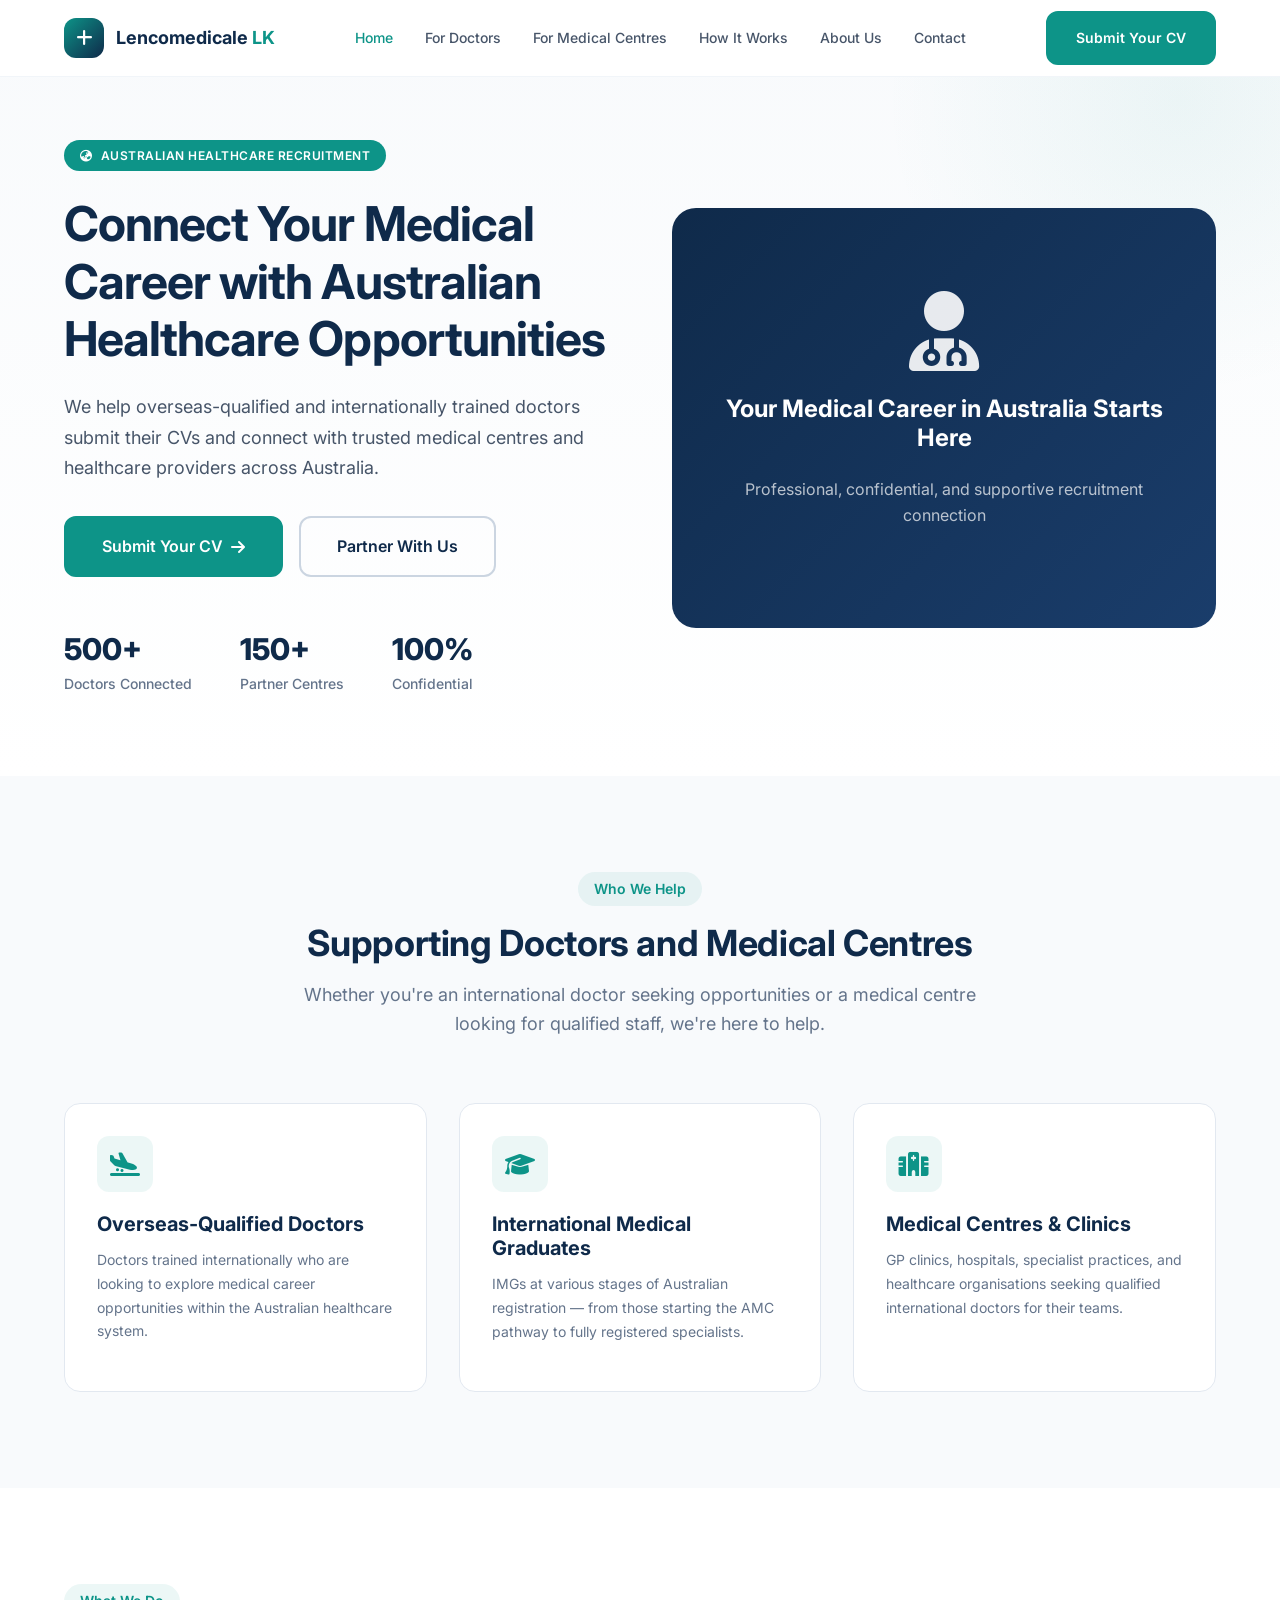
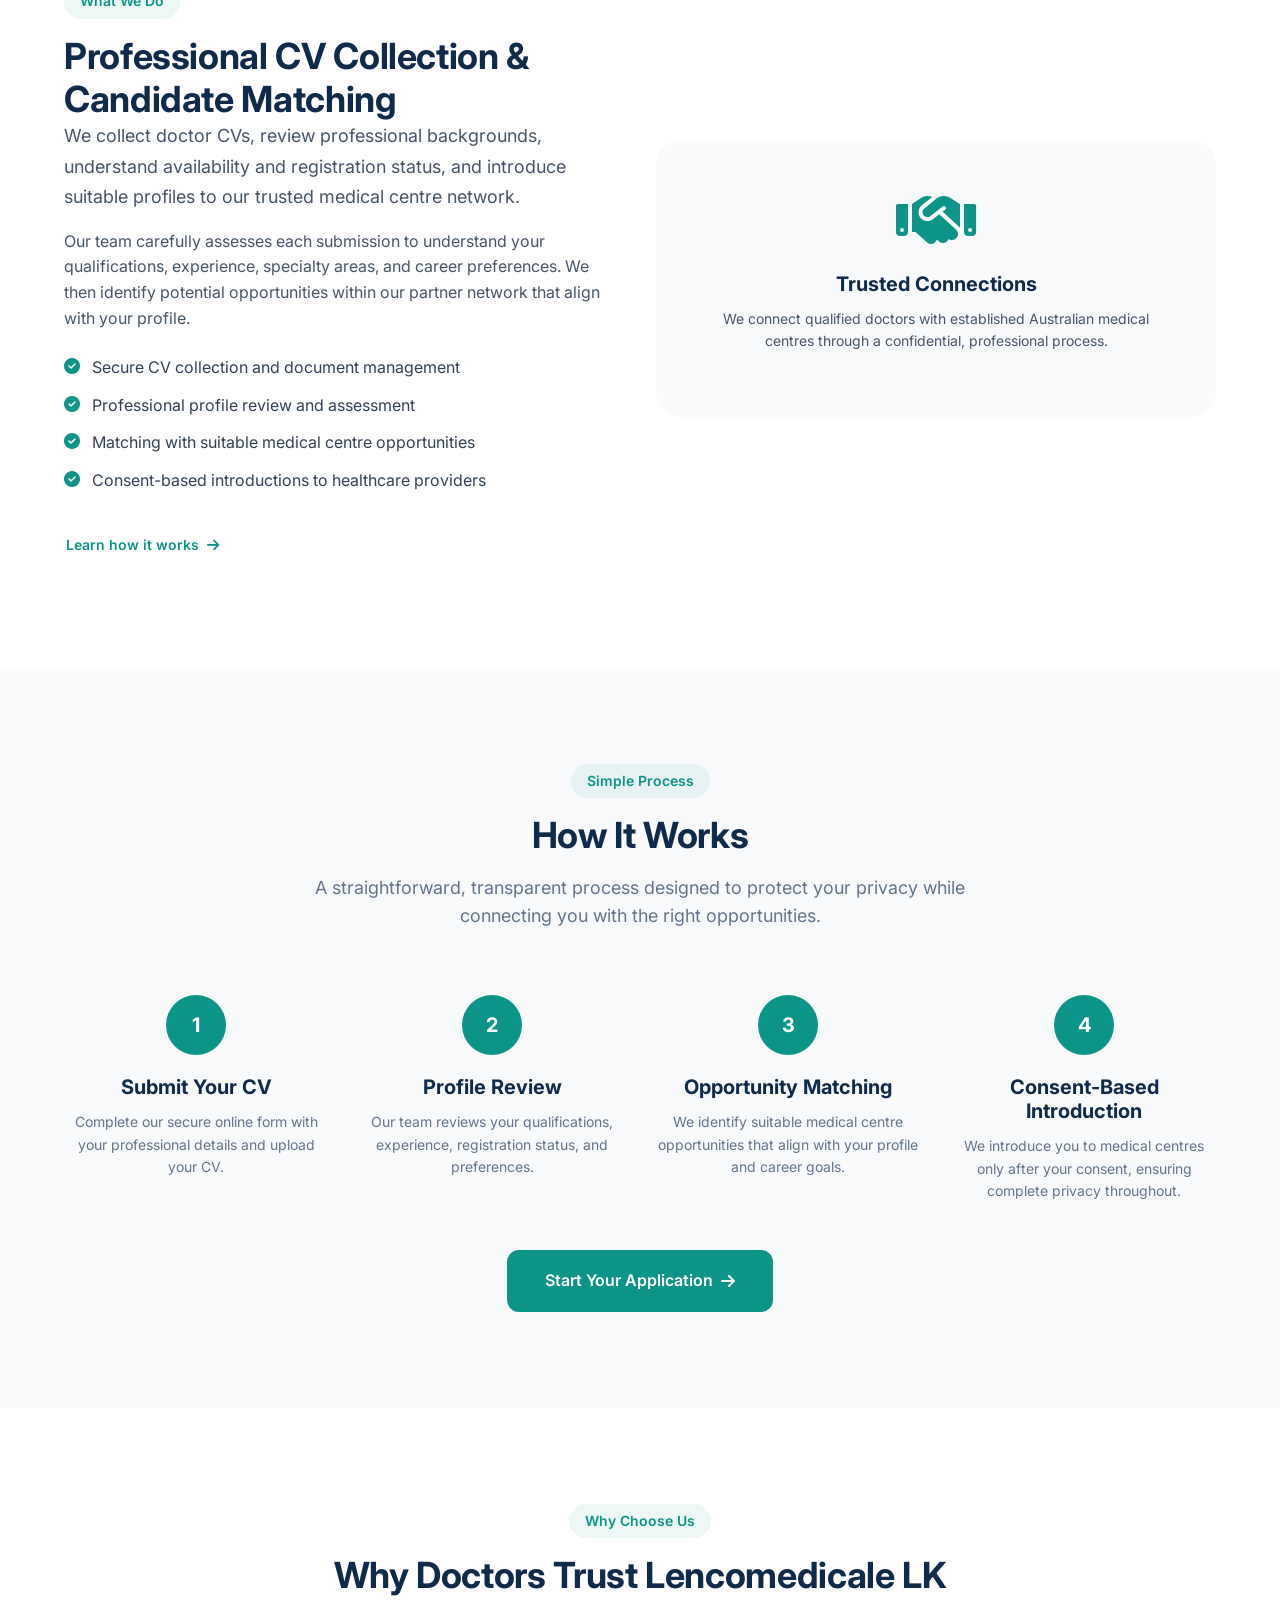
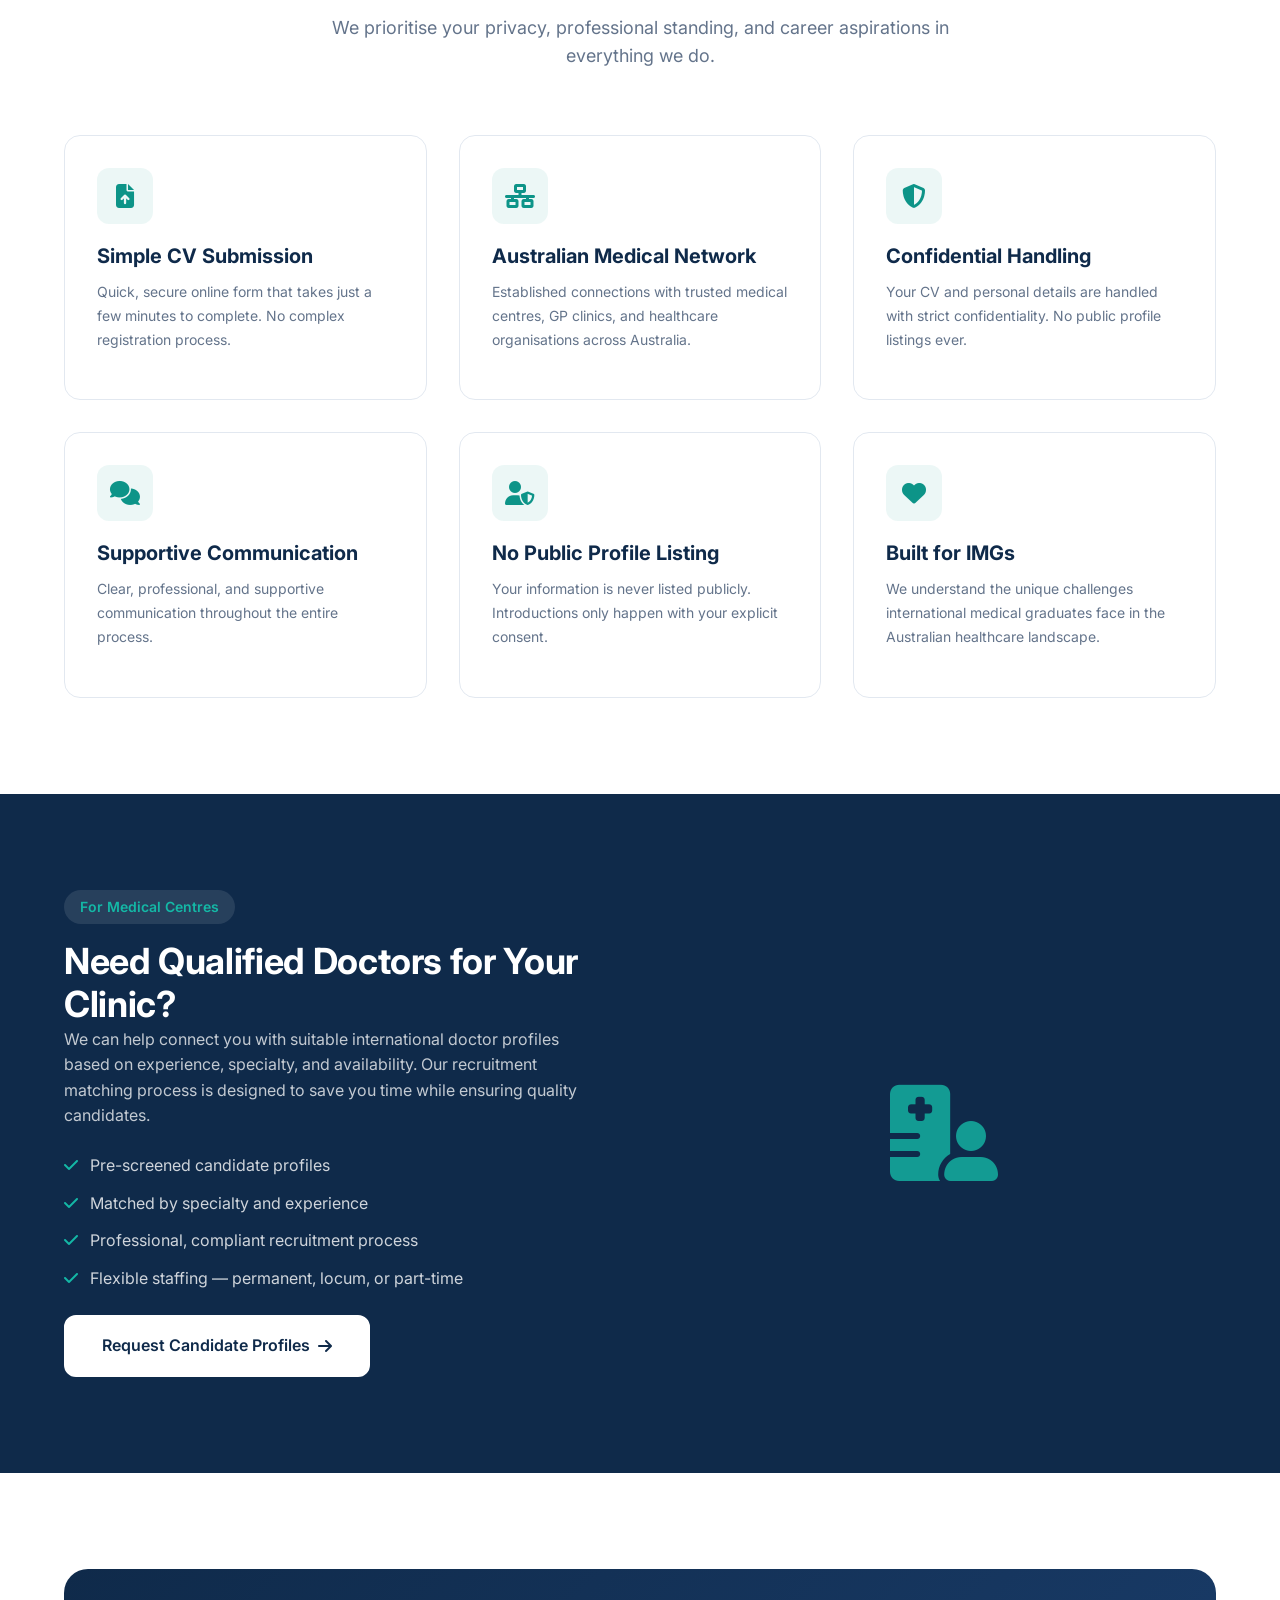
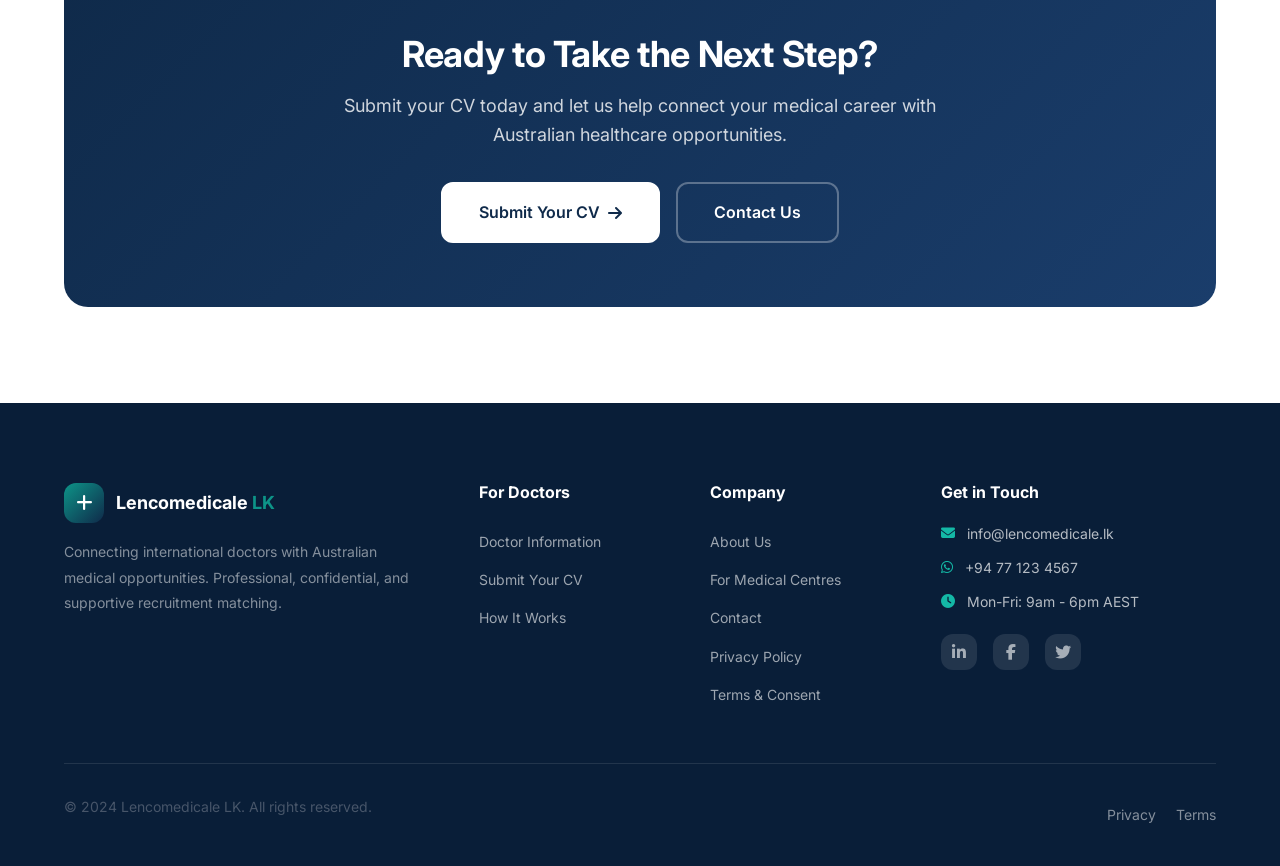
<file: index.html>
<!DOCTYPE html>
<html lang="en">
<head>
    <meta charset="UTF-8">
    <meta name="viewport" content="width=device-width, initial-scale=1.0">
    <title>Lencomedicale LK - Connecting International Doctors with Australian Medical Opportunities</title>
    <meta name="description" content="We help overseas-qualified and internationally trained doctors submit their CVs and connect with trusted medical centres and healthcare providers across Australia.">
    <meta name="keywords" content="overseas doctors Australia, international medical graduates Australia, doctor recruitment Australia, IMG doctor opportunities Australia, submit doctor CV Australia">
    <link rel="stylesheet" href="css/styles.css">
    <link rel="preconnect" href="https://fonts.googleapis.com">
    <link rel="preconnect" href="https://fonts.gstatic.com" crossorigin>
    <link href="https://fonts.googleapis.com/css2?family=Inter:wght@300;400;500;600;700;800&display=swap" rel="stylesheet">
    <link rel="stylesheet" href="https://cdnjs.cloudflare.com/ajax/libs/font-awesome/6.5.0/css/all.min.css">
</head>
<body>
    <!-- Header -->
    <header class="header" id="header">
        <div class="container">
            <a href="index.html" class="logo">
                <div class="logo-mark"><i class="fas fa-plus"></i></div>
                <div class="logo-text">Lencomedicale <span>LK</span></div>
            </a>
            <nav class="nav-links" id="navLinks">
                <a href="index.html" class="active">Home</a>
                <a href="pages/for-doctors.html">For Doctors</a>
                <a href="pages/for-medical-centres.html">For Medical Centres</a>
                <a href="pages/how-it-works.html">How It Works</a>
                <a href="pages/about.html">About Us</a>
                <a href="pages/contact.html">Contact</a>
            </nav>
            <div class="nav-actions">
                <a href="pages/submit-cv.html" class="btn btn-primary">Submit Your CV</a>
            </div>
            <button class="mobile-toggle" id="mobileToggle" aria-label="Toggle menu">
                <span></span><span></span><span></span>
            </button>
        </div>
    </header>

    <!-- Hero Section -->
    <section class="hero">
        <div class="container">
            <div class="hero-grid">
                <div class="hero-content">
                    <div class="hero-badge">
                        <i class="fas fa-globe-asia"></i>
                        Australian Healthcare Recruitment
                    </div>
                    <h1>Connect Your Medical Career with Australian Healthcare Opportunities</h1>
                    <p class="lead">We help overseas-qualified and internationally trained doctors submit their CVs and connect with trusted medical centres and healthcare providers across Australia.</p>
                    <div class="hero-actions">
                        <a href="pages/submit-cv.html" class="btn btn-primary btn-lg">
                            Submit Your CV <i class="fas fa-arrow-right"></i>
                        </a>
                        <a href="pages/for-medical-centres.html" class="btn btn-outline btn-lg">
                            Partner With Us
                        </a>
                    </div>
                    <div class="hero-stats">
                        <div class="hero-stat">
                            <div class="hero-stat-number">500+</div>
                            <div class="hero-stat-label">Doctors Connected</div>
                        </div>
                        <div class="hero-stat">
                            <div class="hero-stat-number">150+</div>
                            <div class="hero-stat-label">Partner Centres</div>
                        </div>
                        <div class="hero-stat">
                            <div class="hero-stat-number">100%</div>
                            <div class="hero-stat-label">Confidential</div>
                        </div>
                    </div>
                </div>
                <div class="hero-visual">
                    <div class="hero-image-wrapper">
                        <i class="fas fa-user-md"></i>
                        <h3>Your Medical Career in Australia Starts Here</h3>
                        <p>Professional, confidential, and supportive recruitment connection</p>
                    </div>
                </div>
            </div>
        </div>
    </section>

    <!-- Section 1: Who We Help -->
    <section class="section section-alt">
        <div class="container">
            <div class="section-header">
                <span class="section-badge">Who We Help</span>
                <h2>Supporting Doctors and Medical Centres</h2>
                <p>Whether you're an international doctor seeking opportunities or a medical centre looking for qualified staff, we're here to help.</p>
            </div>
            <div class="grid-3">
                <div class="card">
                    <div class="card-icon">
                        <i class="fas fa-plane-arrival"></i>
                    </div>
                    <h3>Overseas-Qualified Doctors</h3>
                    <p>Doctors trained internationally who are looking to explore medical career opportunities within the Australian healthcare system.</p>
                </div>
                <div class="card">
                    <div class="card-icon">
                        <i class="fas fa-graduation-cap"></i>
                    </div>
                    <h3>International Medical Graduates</h3>
                    <p>IMGs at various stages of Australian registration — from those starting the AMC pathway to fully registered specialists.</p>
                </div>
                <div class="card">
                    <div class="card-icon">
                        <i class="fas fa-hospital"></i>
                    </div>
                    <h3>Medical Centres &amp; Clinics</h3>
                    <p>GP clinics, hospitals, specialist practices, and healthcare organisations seeking qualified international doctors for their teams.</p>
                </div>
            </div>
        </div>
    </section>

    <!-- Section 2: What We Do -->
    <section class="section">
        <div class="container">
            <div class="grid-2" style="align-items: center;">
                <div>
                    <span class="section-badge">What We Do</span>
                    <h2>Professional CV Collection &amp; Candidate Matching</h2>
                    <p class="lead">We collect doctor CVs, review professional backgrounds, understand availability and registration status, and introduce suitable profiles to our trusted medical centre network.</p>
                    <p>Our team carefully assesses each submission to understand your qualifications, experience, specialty areas, and career preferences. We then identify potential opportunities within our partner network that align with your profile.</p>
                    <ul style="margin: var(--space-6) 0; display: flex; flex-direction: column; gap: var(--space-3);">
                        <li style="display: flex; align-items: flex-start; gap: var(--space-3);">
                            <i class="fas fa-check-circle" style="color: var(--teal); margin-top: 3px;"></i>
                            <span>Secure CV collection and document management</span>
                        </li>
                        <li style="display: flex; align-items: flex-start; gap: var(--space-3);">
                            <i class="fas fa-check-circle" style="color: var(--teal); margin-top: 3px;"></i>
                            <span>Professional profile review and assessment</span>
                        </li>
                        <li style="display: flex; align-items: flex-start; gap: var(--space-3);">
                            <i class="fas fa-check-circle" style="color: var(--teal); margin-top: 3px;"></i>
                            <span>Matching with suitable medical centre opportunities</span>
                        </li>
                        <li style="display: flex; align-items: flex-start; gap: var(--space-3);">
                            <i class="fas fa-check-circle" style="color: var(--teal); margin-top: 3px;"></i>
                            <span>Consent-based introductions to healthcare providers</span>
                        </li>
                    </ul>
                    <a href="pages/how-it-works.html" class="btn btn-ghost">
                        Learn how it works <i class="fas fa-arrow-right"></i>
                    </a>
                </div>
                <div style="background: var(--gray-50); border-radius: var(--rounded-2xl); padding: var(--space-12); text-align: center;">
                    <i class="fas fa-handshake" style="font-size: 4rem; color: var(--teal); margin-bottom: var(--space-5); display: block;"></i>
                    <h4 style="margin-bottom: var(--space-3);">Trusted Connections</h4>
                    <p style="font-size: var(--text-sm);">We connect qualified doctors with established Australian medical centres through a confidential, professional process.</p>
                </div>
            </div>
        </div>
    </section>

    <!-- Section 3: Simple Process -->
    <section class="section section-alt">
        <div class="container">
            <div class="section-header">
                <span class="section-badge">Simple Process</span>
                <h2>How It Works</h2>
                <p>A straightforward, transparent process designed to protect your privacy while connecting you with the right opportunities.</p>
            </div>
            <div class="steps-grid">
                <div class="step">
                    <div class="step-number">1</div>
                    <h4>Submit Your CV</h4>
                    <p>Complete our secure online form with your professional details and upload your CV.</p>
                </div>
                <div class="step">
                    <div class="step-number">2</div>
                    <h4>Profile Review</h4>
                    <p>Our team reviews your qualifications, experience, registration status, and preferences.</p>
                </div>
                <div class="step">
                    <div class="step-number">3</div>
                    <h4>Opportunity Matching</h4>
                    <p>We identify suitable medical centre opportunities that align with your profile and career goals.</p>
                </div>
                <div class="step">
                    <div class="step-number">4</div>
                    <h4>Consent-Based Introduction</h4>
                    <p>We introduce you to medical centres only after your consent, ensuring complete privacy throughout.</p>
                </div>
            </div>
            <div class="text-center mt-8">
                <a href="pages/submit-cv.html" class="btn btn-primary btn-lg">
                    Start Your Application <i class="fas fa-arrow-right"></i>
                </a>
            </div>
        </div>
    </section>

    <!-- Section 4: Why Doctors Choose Us -->
    <section class="section">
        <div class="container">
            <div class="section-header">
                <span class="section-badge">Why Choose Us</span>
                <h2>Why Doctors Trust Lencomedicale LK</h2>
                <p>We prioritise your privacy, professional standing, and career aspirations in everything we do.</p>
            </div>
            <div class="grid-3">
                <div class="card">
                    <div class="card-icon"><i class="fas fa-file-upload"></i></div>
                    <h3>Simple CV Submission</h3>
                    <p>Quick, secure online form that takes just a few minutes to complete. No complex registration process.</p>
                </div>
                <div class="card">
                    <div class="card-icon"><i class="fas fa-network-wired"></i></div>
                    <h3>Australian Medical Network</h3>
                    <p>Established connections with trusted medical centres, GP clinics, and healthcare organisations across Australia.</p>
                </div>
                <div class="card">
                    <div class="card-icon"><i class="fas fa-shield-alt"></i></div>
                    <h3>Confidential Handling</h3>
                    <p>Your CV and personal details are handled with strict confidentiality. No public profile listings ever.</p>
                </div>
                <div class="card">
                    <div class="card-icon"><i class="fas fa-comments"></i></div>
                    <h3>Supportive Communication</h3>
                    <p>Clear, professional, and supportive communication throughout the entire process.</p>
                </div>
                <div class="card">
                    <div class="card-icon"><i class="fas fa-user-shield"></i></div>
                    <h3>No Public Profile Listing</h3>
                    <p>Your information is never listed publicly. Introductions only happen with your explicit consent.</p>
                </div>
                <div class="card">
                    <div class="card-icon"><i class="fas fa-heart"></i></div>
                    <h3>Built for IMGs</h3>
                    <p>We understand the unique challenges international medical graduates face in the Australian healthcare landscape.</p>
                </div>
            </div>
        </div>
    </section>

    <!-- Section 5: For Medical Centres -->
    <section class="section section-navy">
        <div class="container">
            <div class="grid-2" style="align-items: center; gap: var(--space-16);">
                <div>
                    <span class="section-badge" style="background: rgba(255,255,255,0.1); color: var(--teal-light);">For Medical Centres</span>
                    <h2>Need Qualified Doctors for Your Clinic?</h2>
                    <p>We can help connect you with suitable international doctor profiles based on experience, specialty, and availability. Our recruitment matching process is designed to save you time while ensuring quality candidates.</p>
                    <ul style="margin: var(--space-6) 0; display: flex; flex-direction: column; gap: var(--space-3);">
                        <li style="display: flex; align-items: flex-start; gap: var(--space-3); color: rgba(255,255,255,0.8);">
                            <i class="fas fa-check" style="color: var(--teal-light); margin-top: 4px;"></i>
                            <span>Pre-screened candidate profiles</span>
                        </li>
                        <li style="display: flex; align-items: flex-start; gap: var(--space-3); color: rgba(255,255,255,0.8);">
                            <i class="fas fa-check" style="color: var(--teal-light); margin-top: 4px;"></i>
                            <span>Matched by specialty and experience</span>
                        </li>
                        <li style="display: flex; align-items: flex-start; gap: var(--space-3); color: rgba(255,255,255,0.8);">
                            <i class="fas fa-check" style="color: var(--teal-light); margin-top: 4px;"></i>
                            <span>Professional, compliant recruitment process</span>
                        </li>
                        <li style="display: flex; align-items: flex-start; gap: var(--space-3); color: rgba(255,255,255,0.8);">
                            <i class="fas fa-check" style="color: var(--teal-light); margin-top: 4px;"></i>
                            <span>Flexible staffing — permanent, locum, or part-time</span>
                        </li>
                    </ul>
                    <a href="pages/for-medical-centres.html" class="btn btn-white btn-lg">
                        Request Candidate Profiles <i class="fas fa-arrow-right"></i>
                    </a>
                </div>
                <div style="text-align: center;">
                    <i class="fas fa-hospital-user" style="font-size: 6rem; color: var(--teal-light); opacity: 0.8;"></i>
                </div>
            </div>
        </div>
    </section>

    <!-- CTA Banner -->
    <section class="section">
        <div class="container">
            <div class="cta-banner">
                <h2>Ready to Take the Next Step?</h2>
                <p>Submit your CV today and let us help connect your medical career with Australian healthcare opportunities.</p>
                <div class="cta-actions">
                    <a href="pages/submit-cv.html" class="btn btn-white btn-lg">
                        Submit Your CV <i class="fas fa-arrow-right"></i>
                    </a>
                    <a href="pages/contact.html" class="btn btn-outline btn-lg" style="border-color: rgba(255,255,255,0.3); color: var(--white);">
                        Contact Us
                    </a>
                </div>
            </div>
        </div>
    </section>

    <!-- Footer -->
    <footer class="footer">
        <div class="container">
            <div class="footer-grid">
                <div class="footer-brand">
                    <a href="index.html" class="logo">
                        <div class="logo-mark"><i class="fas fa-plus"></i></div>
                        <div class="logo-text" style="color: var(--white);">Lencomedicale <span>LK</span></div>
                    </a>
                    <p>Connecting international doctors with Australian medical opportunities. Professional, confidential, and supportive recruitment matching.</p>
                </div>
                <div class="footer-links">
                    <h4>For Doctors</h4>
                    <ul>
                        <li><a href="pages/for-doctors.html">Doctor Information</a></li>
                        <li><a href="pages/submit-cv.html">Submit Your CV</a></li>
                        <li><a href="pages/how-it-works.html">How It Works</a></li>
                    </ul>
                </div>
                <div class="footer-links">
                    <h4>Company</h4>
                    <ul>
                        <li><a href="pages/about.html">About Us</a></li>
                        <li><a href="pages/for-medical-centres.html">For Medical Centres</a></li>
                        <li><a href="pages/contact.html">Contact</a></li>
                        <li><a href="pages/privacy-policy.html">Privacy Policy</a></li>
                        <li><a href="pages/terms.html">Terms &amp; Consent</a></li>
                    </ul>
                </div>
                <div class="footer-contact">
                    <h4>Get in Touch</h4>
                    <ul>
                        <li><i class="fas fa-envelope"></i><span>info@lencomedicale.lk</span></li>
                        <li><i class="fab fa-whatsapp"></i><span>+94 77 123 4567</span></li>
                        <li><i class="fas fa-clock"></i><span>Mon-Fri: 9am - 6pm AEST</span></li>
                    </ul>
                    <div class="footer-social" style="margin-top: var(--space-5);">
                        <a href="#" aria-label="LinkedIn"><i class="fab fa-linkedin-in"></i></a>
                        <a href="#" aria-label="Facebook"><i class="fab fa-facebook-f"></i></a>
                        <a href="#" aria-label="Twitter"><i class="fab fa-twitter"></i></a>
                    </div>
                </div>
            </div>
            <div class="footer-bottom">
                <p>&copy; 2024 Lencomedicale LK. All rights reserved.</p>
                <div>
                    <a href="pages/privacy-policy.html" style="color: rgba(255,255,255,0.5); margin-right: var(--space-4);">Privacy</a>
                    <a href="pages/terms.html" style="color: rgba(255,255,255,0.5);">Terms</a>
                </div>
            </div>
        </div>
    </footer>

    <script src="js/main.js"></script>
</body>
</html>
</file>
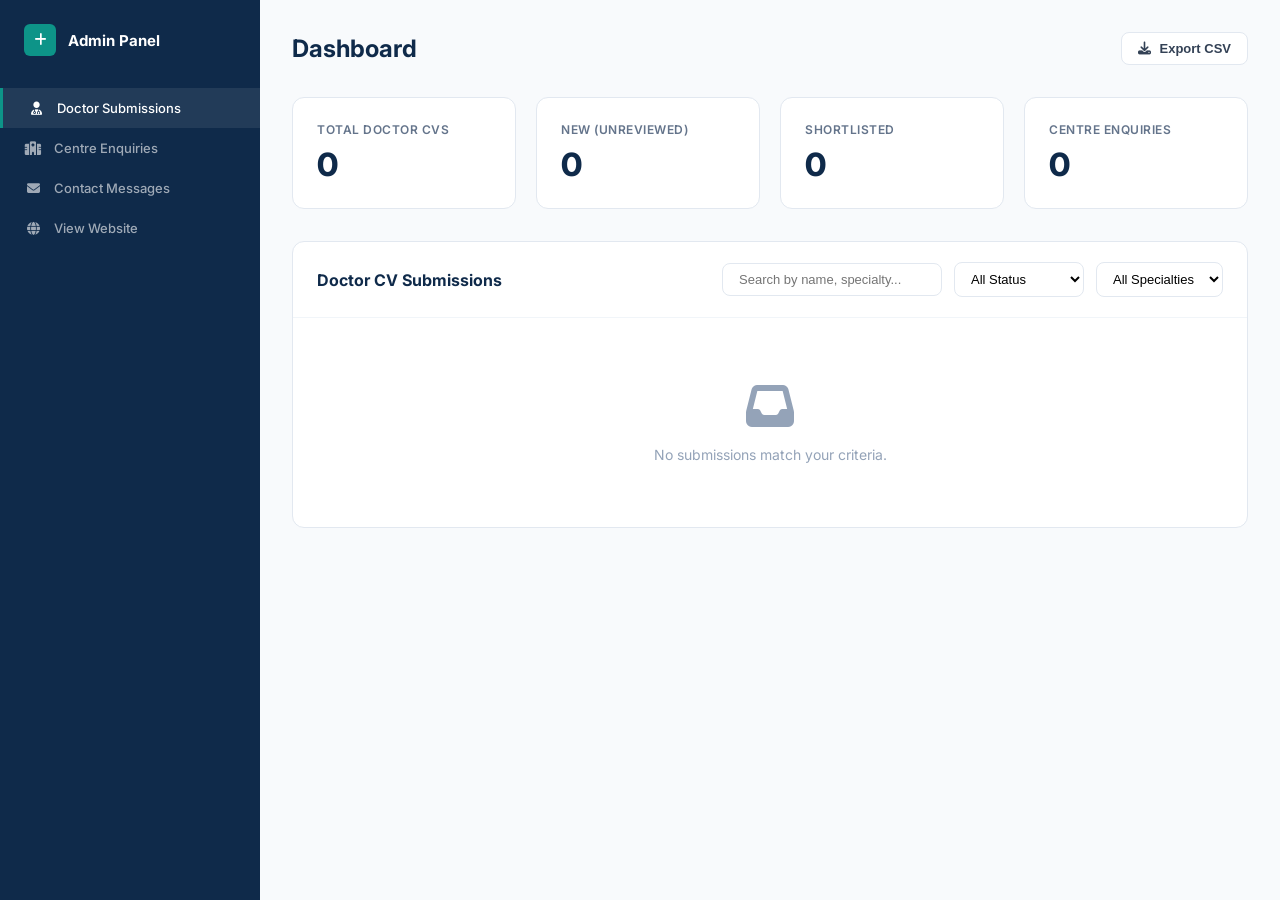
<file: admin/index.html>
<!DOCTYPE html>
<html lang="en">
<head>
    <meta charset="UTF-8">
    <meta name="viewport" content="width=device-width, initial-scale=1.0">
    <title>Admin Dashboard - Lencomedicale LK</title>
    <link rel="preconnect" href="https://fonts.googleapis.com">
    <link rel="preconnect" href="https://fonts.gstatic.com" crossorigin>
    <link href="https://fonts.googleapis.com/css2?family=Inter:wght@300;400;500;600;700;800&display=swap" rel="stylesheet">
    <link rel="stylesheet" href="https://cdnjs.cloudflare.com/ajax/libs/font-awesome/6.5.0/css/all.min.css">
    <style>
        *, *::before, *::after { margin: 0; padding: 0; box-sizing: border-box; }
        :root {
            --navy: #0F2A4A; --teal: #0D9488; --teal-light: #14B8A6;
            --white: #FFF; --gray-50: #F8FAFC; --gray-100: #F1F5F9;
            --gray-200: #E2E8F0; --gray-300: #CBD5E1; --gray-400: #94A3B8;
            --gray-500: #64748B; --gray-600: #475569; --gray-700: #334155;
            --gray-800: #1E293B; --gray-900: #0F172A;
            --success: #10B981; --warning: #F59E0B; --error: #EF4444; --info: #3B82F6;
        }
        body { font-family: 'Inter', sans-serif; background: var(--gray-50); color: var(--gray-700); font-size: 14px; }
        a { text-decoration: none; color: inherit; }

        /* Layout */
        .admin-layout { display: flex; min-height: 100vh; }
        .sidebar { width: 260px; background: var(--navy); color: var(--white); padding: 1.5rem 0; position: fixed; top: 0; bottom: 0; overflow-y: auto; }
        .sidebar-logo { padding: 0 1.5rem; margin-bottom: 2rem; display: flex; align-items: center; gap: 0.75rem; }
        .sidebar-logo .mark { width: 32px; height: 32px; background: var(--teal); border-radius: 6px; display: flex; align-items: center; justify-content: center; font-weight: 700; }
        .sidebar-logo span { font-size: 15px; font-weight: 700; }
        .sidebar-nav a { display: flex; align-items: center; gap: 0.75rem; padding: 0.75rem 1.5rem; color: rgba(255,255,255,0.6); font-size: 13px; font-weight: 500; transition: all 0.2s; }
        .sidebar-nav a:hover, .sidebar-nav a.active { background: rgba(255,255,255,0.08); color: var(--white); }
        .sidebar-nav a.active { border-left: 3px solid var(--teal); }
        .sidebar-nav a i { width: 18px; text-align: center; }

        .main-content { margin-left: 260px; flex: 1; padding: 2rem; }

        /* Top Bar */
        .top-bar { display: flex; justify-content: space-between; align-items: center; margin-bottom: 2rem; }
        .top-bar h1 { font-size: 1.5rem; color: var(--navy); }
        .top-bar-actions { display: flex; gap: 0.75rem; }

        /* Stats */
        .stats-grid { display: grid; grid-template-columns: repeat(4, 1fr); gap: 1.25rem; margin-bottom: 2rem; }
        .stat-card { background: var(--white); border: 1px solid var(--gray-200); border-radius: 12px; padding: 1.5rem; }
        .stat-card-label { font-size: 12px; color: var(--gray-500); font-weight: 600; text-transform: uppercase; letter-spacing: 0.5px; margin-bottom: 0.5rem; }
        .stat-card-value { font-size: 2rem; font-weight: 800; color: var(--navy); }
        .stat-card-change { font-size: 12px; color: var(--success); margin-top: 0.25rem; }

        /* Table */
        .table-card { background: var(--white); border: 1px solid var(--gray-200); border-radius: 12px; overflow: hidden; }
        .table-header { display: flex; justify-content: space-between; align-items: center; padding: 1.25rem 1.5rem; border-bottom: 1px solid var(--gray-100); }
        .table-header h3 { font-size: 1rem; color: var(--navy); }
        .table-controls { display: flex; gap: 0.75rem; align-items: center; }
        .search-input { padding: 0.5rem 1rem; border: 1px solid var(--gray-200); border-radius: 8px; font-size: 13px; outline: none; width: 220px; }
        .search-input:focus { border-color: var(--teal); }
        .filter-select { padding: 0.5rem 0.75rem; border: 1px solid var(--gray-200); border-radius: 8px; font-size: 13px; outline: none; background: var(--white); }

        table { width: 100%; border-collapse: collapse; }
        th { text-align: left; padding: 0.75rem 1.5rem; font-size: 11px; font-weight: 600; color: var(--gray-500); text-transform: uppercase; letter-spacing: 0.5px; background: var(--gray-50); border-bottom: 1px solid var(--gray-200); }
        td { padding: 1rem 1.5rem; font-size: 13px; border-bottom: 1px solid var(--gray-100); vertical-align: top; }
        tr:hover td { background: var(--gray-50); }
        .td-name { font-weight: 600; color: var(--navy); }
        .td-email { color: var(--gray-500); font-size: 12px; }

        /* Status badges */
        .badge { display: inline-block; padding: 0.25rem 0.625rem; border-radius: 99px; font-size: 11px; font-weight: 600; }
        .badge-new { background: #DBEAFE; color: #1E40AF; }
        .badge-reviewed { background: #FEF3C7; color: #92400E; }
        .badge-shortlisted { background: #D1FAE5; color: #065F46; }
        .badge-sent { background: #E0E7FF; color: #3730A3; }
        .badge-contacted { background: #F3E8FF; color: #6B21A8; }
        .badge-not-suitable { background: #FEE2E2; color: #991B1B; }

        /* Buttons */
        .btn { display: inline-flex; align-items: center; gap: 0.5rem; padding: 0.5rem 1rem; font-size: 13px; font-weight: 600; border-radius: 8px; border: 1px solid var(--gray-200); background: var(--white); color: var(--gray-700); cursor: pointer; transition: all 0.2s; }
        .btn:hover { border-color: var(--teal); color: var(--teal); }
        .btn-primary { background: var(--teal); color: var(--white); border-color: var(--teal); }
        .btn-primary:hover { background: #0A7A70; }
        .btn-sm { padding: 0.375rem 0.625rem; font-size: 12px; }
        .btn-danger { color: var(--error); }
        .btn-danger:hover { border-color: var(--error); background: #FEF2F2; }

        /* Modal */
        .modal-overlay { display: none; position: fixed; inset: 0; background: rgba(0,0,0,0.5); z-index: 1000; align-items: center; justify-content: center; }
        .modal-overlay.show { display: flex; }
        .modal { background: var(--white); border-radius: 16px; width: 90%; max-width: 700px; max-height: 85vh; overflow-y: auto; padding: 2rem; }
        .modal-header { display: flex; justify-content: space-between; align-items: center; margin-bottom: 1.5rem; }
        .modal-header h2 { font-size: 1.25rem; color: var(--navy); }
        .modal-close { background: none; border: none; font-size: 1.5rem; cursor: pointer; color: var(--gray-400); }
        .modal-field { margin-bottom: 1rem; }
        .modal-field label { display: block; font-size: 11px; font-weight: 600; color: var(--gray-500); text-transform: uppercase; margin-bottom: 0.25rem; }
        .modal-field p { font-size: 14px; color: var(--gray-800); }
        .modal-grid { display: grid; grid-template-columns: 1fr 1fr; gap: 1rem; }
        .notes-area { width: 100%; min-height: 80px; padding: 0.75rem; border: 1px solid var(--gray-200); border-radius: 8px; font-size: 13px; font-family: inherit; resize: vertical; }
        .notes-area:focus { border-color: var(--teal); outline: none; }
        .status-select { padding: 0.5rem; border: 1px solid var(--gray-200); border-radius: 8px; font-size: 13px; width: 100%; }

        /* Empty state */
        .empty-state { text-align: center; padding: 4rem 2rem; color: var(--gray-400); }
        .empty-state i { font-size: 3rem; margin-bottom: 1rem; }

        /* Tabs */
        .tabs { display: flex; gap: 0; margin-bottom: 2rem; border-bottom: 2px solid var(--gray-200); }
        .tab { padding: 0.75rem 1.5rem; font-size: 14px; font-weight: 500; color: var(--gray-500); cursor: pointer; border-bottom: 2px solid transparent; margin-bottom: -2px; transition: all 0.2s; }
        .tab.active { color: var(--teal); border-bottom-color: var(--teal); }
        .tab:hover { color: var(--navy); }
        .tab-content { display: none; }
        .tab-content.active { display: block; }

        @media (max-width: 1024px) {
            .sidebar { display: none; }
            .main-content { margin-left: 0; }
            .stats-grid { grid-template-columns: repeat(2, 1fr); }
            .modal-grid { grid-template-columns: 1fr; }
        }
        @media (max-width: 768px) {
            .stats-grid { grid-template-columns: 1fr; }
            .table-controls { flex-wrap: wrap; }
            .top-bar { flex-direction: column; gap: 1rem; align-items: flex-start; }
        }
    </style>
</head>
<body>
    <div class="admin-layout">
        <!-- Sidebar -->
        <aside class="sidebar">
            <div class="sidebar-logo">
                <div class="mark"><i class="fas fa-plus"></i></div>
                <span>Admin Panel</span>
            </div>
            <nav class="sidebar-nav">
                <a href="#" class="active" data-tab="doctors"><i class="fas fa-user-md"></i> Doctor Submissions</a>
                <a href="#" data-tab="centres"><i class="fas fa-hospital"></i> Centre Enquiries</a>
                <a href="#" data-tab="contacts"><i class="fas fa-envelope"></i> Contact Messages</a>
                <a href="../index.html"><i class="fas fa-globe"></i> View Website</a>
            </nav>
        </aside>

        <!-- Main -->
        <main class="main-content">
            <div class="top-bar">
                <h1>Dashboard</h1>
                <div class="top-bar-actions">
                    <button class="btn" id="exportCsvBtn"><i class="fas fa-download"></i> Export CSV</button>
                </div>
            </div>

            <!-- Stats -->
            <div class="stats-grid">
                <div class="stat-card">
                    <div class="stat-card-label">Total Doctor CVs</div>
                    <div class="stat-card-value" id="statTotal">0</div>
                </div>
                <div class="stat-card">
                    <div class="stat-card-label">New (Unreviewed)</div>
                    <div class="stat-card-value" id="statNew">0</div>
                </div>
                <div class="stat-card">
                    <div class="stat-card-label">Shortlisted</div>
                    <div class="stat-card-value" id="statShortlisted">0</div>
                </div>
                <div class="stat-card">
                    <div class="stat-card-label">Centre Enquiries</div>
                    <div class="stat-card-value" id="statCentres">0</div>
                </div>
            </div>

            <!-- Doctor Submissions Tab -->
            <div class="tab-content active" id="tab-doctors">
                <div class="table-card">
                    <div class="table-header">
                        <h3>Doctor CV Submissions</h3>
                        <div class="table-controls">
                            <input type="text" class="search-input" id="searchDoctors" placeholder="Search by name, specialty...">
                            <select class="filter-select" id="filterStatus">
                                <option value="all">All Status</option>
                                <option value="new">New</option>
                                <option value="reviewed">Reviewed</option>
                                <option value="shortlisted">Shortlisted</option>
                                <option value="sent">Sent to Centre</option>
                                <option value="contacted">Contacted</option>
                                <option value="not-suitable">Not Suitable</option>
                            </select>
                            <select class="filter-select" id="filterSpecialty">
                                <option value="all">All Specialties</option>
                            </select>
                        </div>
                    </div>
                    <div id="doctorsTableBody">
                        <div class="empty-state">
                            <i class="fas fa-inbox"></i>
                            <p>No submissions yet. Doctor CV submissions will appear here.</p>
                        </div>
                    </div>
                </div>
            </div>

            <!-- Centre Enquiries Tab -->
            <div class="tab-content" id="tab-centres">
                <div class="table-card">
                    <div class="table-header">
                        <h3>Medical Centre Enquiries</h3>
                        <div class="table-controls">
                            <input type="text" class="search-input" id="searchCentres" placeholder="Search centres...">
                        </div>
                    </div>
                    <div id="centresTableBody">
                        <div class="empty-state">
                            <i class="fas fa-hospital"></i>
                            <p>No centre enquiries yet.</p>
                        </div>
                    </div>
                </div>
            </div>

            <!-- Contact Messages Tab -->
            <div class="tab-content" id="tab-contacts">
                <div class="table-card">
                    <div class="table-header">
                        <h3>Contact Messages</h3>
                    </div>
                    <div id="contactsTableBody">
                        <div class="empty-state">
                            <i class="fas fa-envelope-open"></i>
                            <p>No contact messages yet.</p>
                        </div>
                    </div>
                </div>
            </div>
        </main>
    </div>

    <!-- Detail Modal -->
    <div class="modal-overlay" id="detailModal">
        <div class="modal">
            <div class="modal-header">
                <h2 id="modalTitle">Submission Details</h2>
                <button class="modal-close" id="modalClose">&times;</button>
            </div>
            <div id="modalBody"></div>
        </div>
    </div>

    <script src="../js/admin.js"></script>
</body>
</html>
</file>
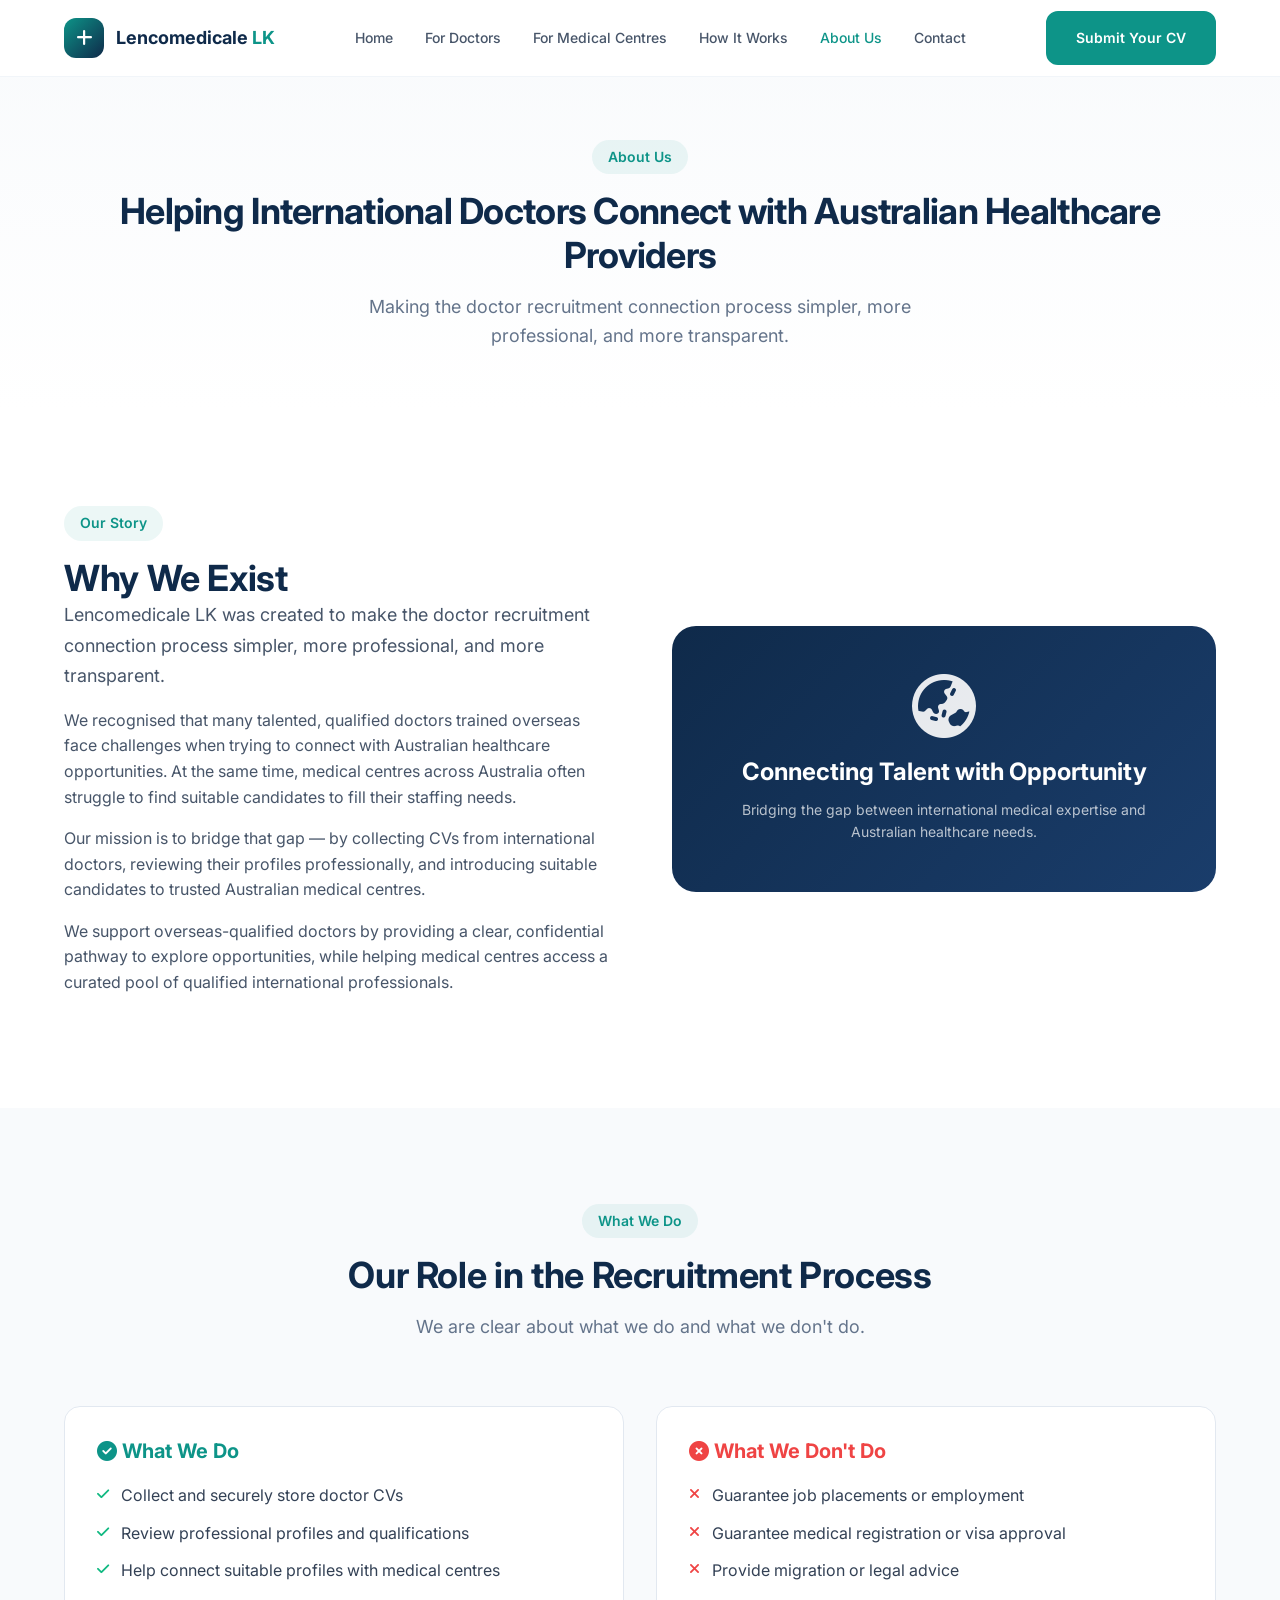
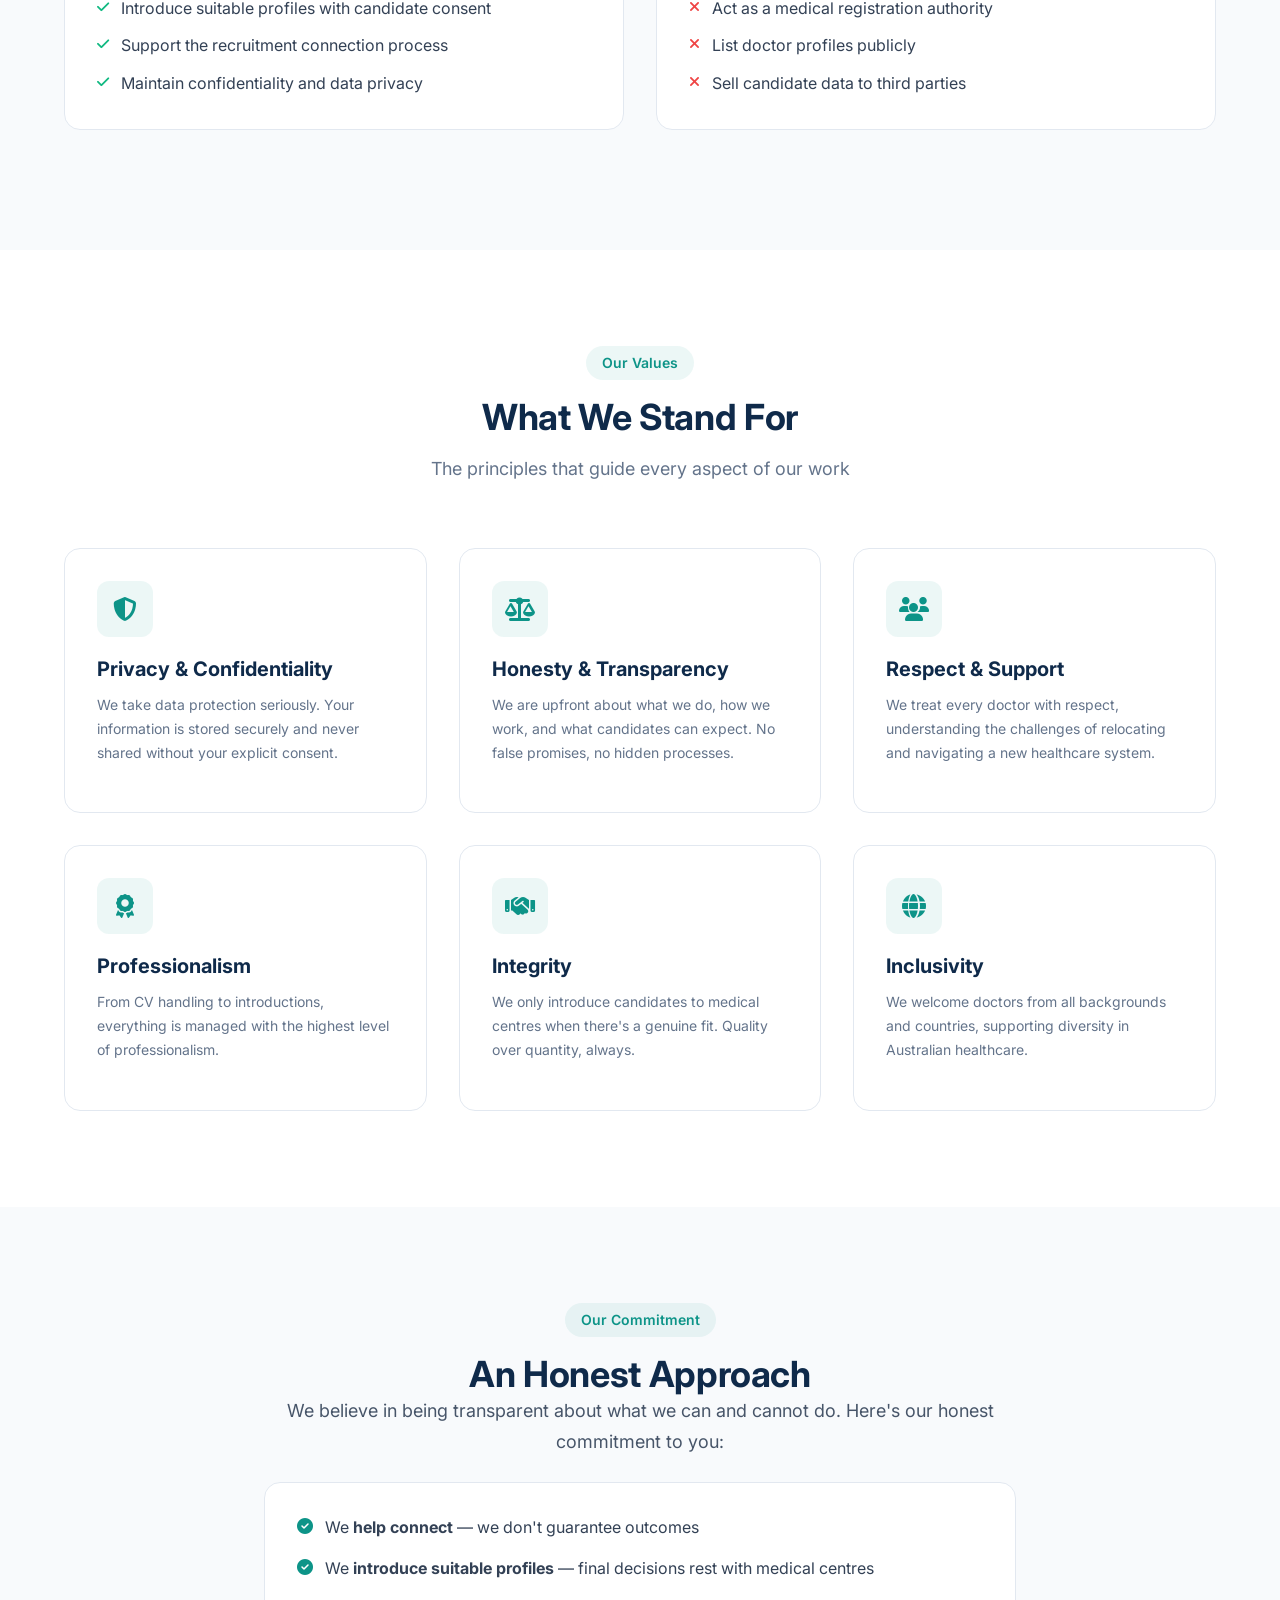
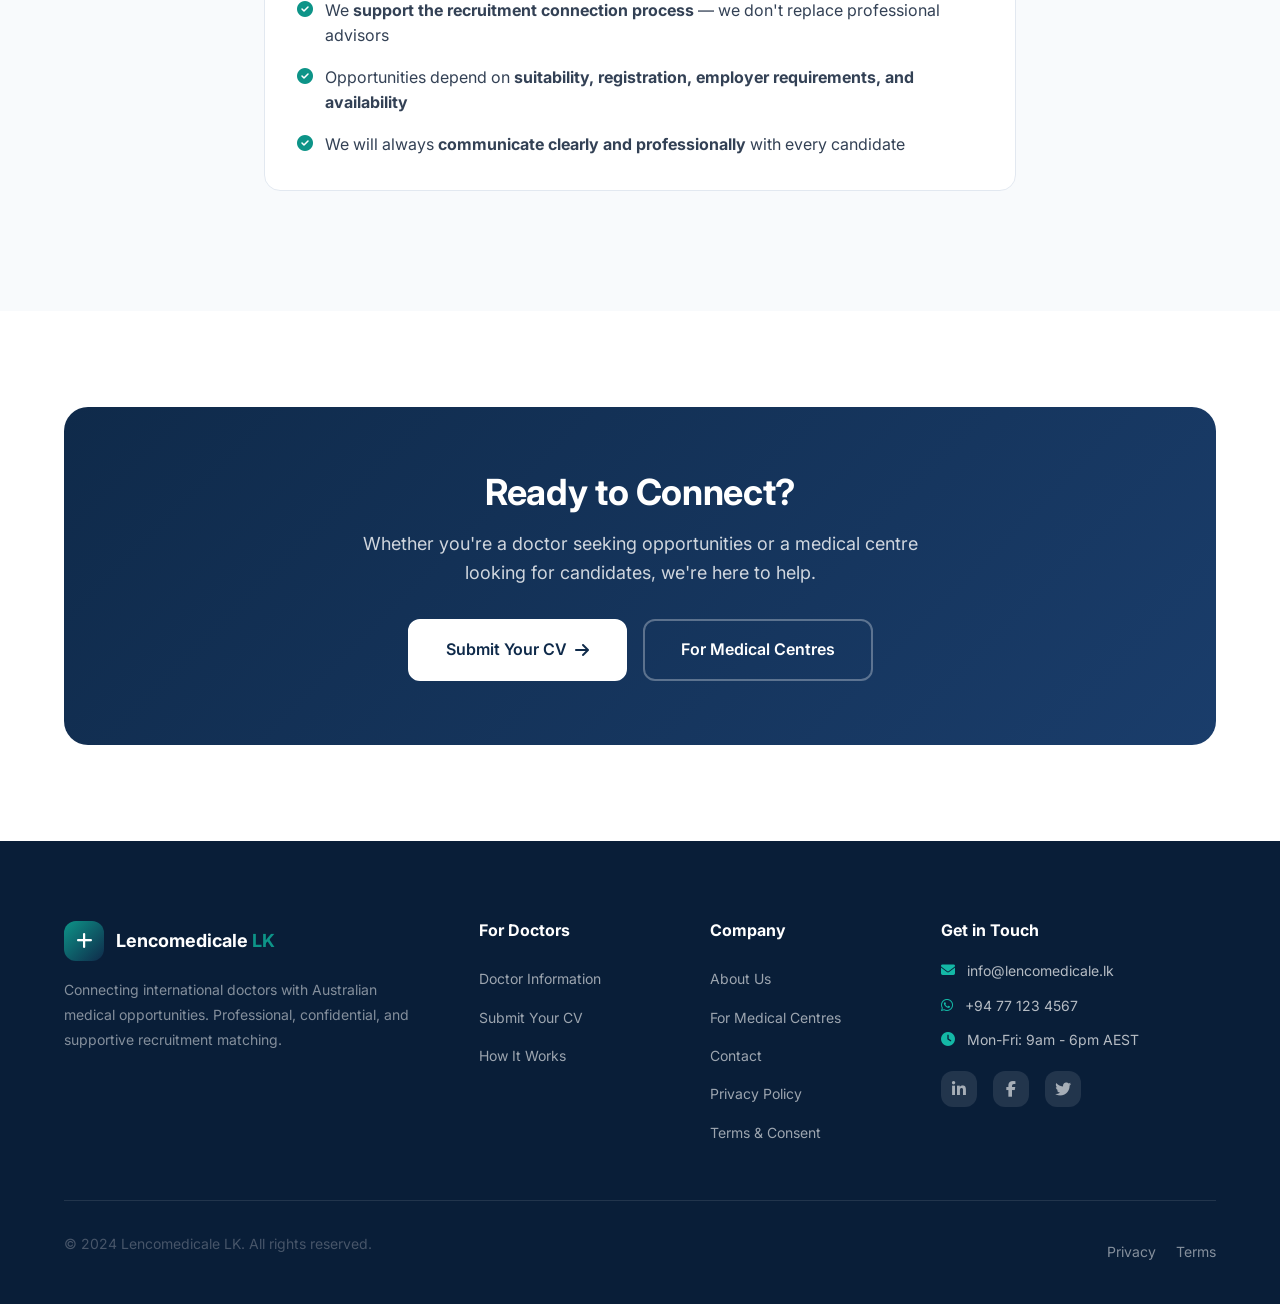
<file: pages/about.html>
<!DOCTYPE html>
<html lang="en">
<head>
    <meta charset="UTF-8">
    <meta name="viewport" content="width=device-width, initial-scale=1.0">
    <title>About Us - Helping International Doctors Connect with Australian Healthcare | Lencomedicale LK</title>
    <meta name="description" content="Lencomedicale LK was created to make the doctor recruitment connection process simpler, more professional, and more transparent for international doctors and Australian medical centres.">
    <link rel="stylesheet" href="../css/styles.css">
    <link rel="preconnect" href="https://fonts.googleapis.com">
    <link rel="preconnect" href="https://fonts.gstatic.com" crossorigin>
    <link href="https://fonts.googleapis.com/css2?family=Inter:wght@300;400;500;600;700;800&display=swap" rel="stylesheet">
    <link rel="stylesheet" href="https://cdnjs.cloudflare.com/ajax/libs/font-awesome/6.5.0/css/all.min.css">
</head>
<body>
    <!-- Header -->
    <header class="header" id="header">
        <div class="container">
            <a href="../index.html" class="logo">
                <div class="logo-mark"><i class="fas fa-plus"></i></div>
                <div class="logo-text">Lencomedicale <span>LK</span></div>
            </a>
            <nav class="nav-links" id="navLinks">
                <a href="../index.html">Home</a>
                <a href="for-doctors.html">For Doctors</a>
                <a href="for-medical-centres.html">For Medical Centres</a>
                <a href="how-it-works.html">How It Works</a>
                <a href="about.html" class="active">About Us</a>
                <a href="contact.html">Contact</a>
            </nav>
            <div class="nav-actions">
                <a href="submit-cv.html" class="btn btn-primary">Submit Your CV</a>
            </div>
            <button class="mobile-toggle" id="mobileToggle" aria-label="Toggle menu">
                <span></span><span></span><span></span>
            </button>
        </div>
    </header>

    <!-- Page Header -->
    <section class="page-header">
        <div class="container">
            <span class="section-badge">About Us</span>
            <h1>Helping International Doctors Connect with Australian Healthcare Providers</h1>
            <p>Making the doctor recruitment connection process simpler, more professional, and more transparent.</p>
        </div>
    </section>

    <!-- Our Story -->
    <section class="section">
        <div class="container">
            <div class="grid-2" style="align-items: center; gap: var(--space-16);">
                <div>
                    <span class="section-badge">Our Story</span>
                    <h2>Why We Exist</h2>
                    <p class="lead">Lencomedicale LK was created to make the doctor recruitment connection process simpler, more professional, and more transparent.</p>
                    <p>We recognised that many talented, qualified doctors trained overseas face challenges when trying to connect with Australian healthcare opportunities. At the same time, medical centres across Australia often struggle to find suitable candidates to fill their staffing needs.</p>
                    <p>Our mission is to bridge that gap — by collecting CVs from international doctors, reviewing their profiles professionally, and introducing suitable candidates to trusted Australian medical centres.</p>
                    <p>We support overseas-qualified doctors by providing a clear, confidential pathway to explore opportunities, while helping medical centres access a curated pool of qualified international professionals.</p>
                </div>
                <div style="background: linear-gradient(135deg, var(--navy) 0%, var(--navy-light) 100%); border-radius: var(--rounded-2xl); padding: var(--space-12); text-align: center; color: var(--white);">
                    <i class="fas fa-globe-asia" style="font-size: 4rem; margin-bottom: var(--space-5); opacity: 0.9;"></i>
                    <h3 style="color: var(--white); margin-bottom: var(--space-3);">Connecting Talent with Opportunity</h3>
                    <p style="color: rgba(255,255,255,0.7); font-size: var(--text-sm); margin-bottom: 0;">Bridging the gap between international medical expertise and Australian healthcare needs.</p>
                </div>
            </div>
        </div>
    </section>

    <!-- What We Do -->
    <section class="section section-alt">
        <div class="container">
            <div class="section-header">
                <span class="section-badge">What We Do</span>
                <h2>Our Role in the Recruitment Process</h2>
                <p>We are clear about what we do and what we don't do.</p>
            </div>
            <div class="grid-2" style="gap: var(--space-8);">
                <div class="form-card">
                    <h4 style="color: var(--teal); margin-bottom: var(--space-5);"><i class="fas fa-check-circle"></i> What We Do</h4>
                    <ul style="display: flex; flex-direction: column; gap: var(--space-3);">
                        <li style="display: flex; align-items: flex-start; gap: var(--space-3);">
                            <i class="fas fa-check" style="color: var(--success); margin-top: 4px; font-size: var(--text-sm);"></i>
                            <span>Collect and securely store doctor CVs</span>
                        </li>
                        <li style="display: flex; align-items: flex-start; gap: var(--space-3);">
                            <i class="fas fa-check" style="color: var(--success); margin-top: 4px; font-size: var(--text-sm);"></i>
                            <span>Review professional profiles and qualifications</span>
                        </li>
                        <li style="display: flex; align-items: flex-start; gap: var(--space-3);">
                            <i class="fas fa-check" style="color: var(--success); margin-top: 4px; font-size: var(--text-sm);"></i>
                            <span>Help connect suitable profiles with medical centres</span>
                        </li>
                        <li style="display: flex; align-items: flex-start; gap: var(--space-3);">
                            <i class="fas fa-check" style="color: var(--success); margin-top: 4px; font-size: var(--text-sm);"></i>
                            <span>Introduce suitable profiles with candidate consent</span>
                        </li>
                        <li style="display: flex; align-items: flex-start; gap: var(--space-3);">
                            <i class="fas fa-check" style="color: var(--success); margin-top: 4px; font-size: var(--text-sm);"></i>
                            <span>Support the recruitment connection process</span>
                        </li>
                        <li style="display: flex; align-items: flex-start; gap: var(--space-3);">
                            <i class="fas fa-check" style="color: var(--success); margin-top: 4px; font-size: var(--text-sm);"></i>
                            <span>Maintain confidentiality and data privacy</span>
                        </li>
                    </ul>
                </div>
                <div class="form-card">
                    <h4 style="color: var(--error); margin-bottom: var(--space-5);"><i class="fas fa-times-circle"></i> What We Don't Do</h4>
                    <ul style="display: flex; flex-direction: column; gap: var(--space-3);">
                        <li style="display: flex; align-items: flex-start; gap: var(--space-3);">
                            <i class="fas fa-times" style="color: var(--error); margin-top: 4px; font-size: var(--text-sm);"></i>
                            <span>Guarantee job placements or employment</span>
                        </li>
                        <li style="display: flex; align-items: flex-start; gap: var(--space-3);">
                            <i class="fas fa-times" style="color: var(--error); margin-top: 4px; font-size: var(--text-sm);"></i>
                            <span>Guarantee medical registration or visa approval</span>
                        </li>
                        <li style="display: flex; align-items: flex-start; gap: var(--space-3);">
                            <i class="fas fa-times" style="color: var(--error); margin-top: 4px; font-size: var(--text-sm);"></i>
                            <span>Provide migration or legal advice</span>
                        </li>
                        <li style="display: flex; align-items: flex-start; gap: var(--space-3);">
                            <i class="fas fa-times" style="color: var(--error); margin-top: 4px; font-size: var(--text-sm);"></i>
                            <span>Act as a medical registration authority</span>
                        </li>
                        <li style="display: flex; align-items: flex-start; gap: var(--space-3);">
                            <i class="fas fa-times" style="color: var(--error); margin-top: 4px; font-size: var(--text-sm);"></i>
                            <span>List doctor profiles publicly</span>
                        </li>
                        <li style="display: flex; align-items: flex-start; gap: var(--space-3);">
                            <i class="fas fa-times" style="color: var(--error); margin-top: 4px; font-size: var(--text-sm);"></i>
                            <span>Sell candidate data to third parties</span>
                        </li>
                    </ul>
                </div>
            </div>
        </div>
    </section>

    <!-- Our Values -->
    <section class="section">
        <div class="container">
            <div class="section-header">
                <span class="section-badge">Our Values</span>
                <h2>What We Stand For</h2>
                <p>The principles that guide every aspect of our work</p>
            </div>
            <div class="grid-3">
                <div class="card">
                    <div class="card-icon"><i class="fas fa-shield-alt"></i></div>
                    <h3>Privacy &amp; Confidentiality</h3>
                    <p>We take data protection seriously. Your information is stored securely and never shared without your explicit consent.</p>
                </div>
                <div class="card">
                    <div class="card-icon"><i class="fas fa-balance-scale"></i></div>
                    <h3>Honesty &amp; Transparency</h3>
                    <p>We are upfront about what we do, how we work, and what candidates can expect. No false promises, no hidden processes.</p>
                </div>
                <div class="card">
                    <div class="card-icon"><i class="fas fa-users"></i></div>
                    <h3>Respect &amp; Support</h3>
                    <p>We treat every doctor with respect, understanding the challenges of relocating and navigating a new healthcare system.</p>
                </div>
                <div class="card">
                    <div class="card-icon"><i class="fas fa-award"></i></div>
                    <h3>Professionalism</h3>
                    <p>From CV handling to introductions, everything is managed with the highest level of professionalism.</p>
                </div>
                <div class="card">
                    <div class="card-icon"><i class="fas fa-handshake"></i></div>
                    <h3>Integrity</h3>
                    <p>We only introduce candidates to medical centres when there's a genuine fit. Quality over quantity, always.</p>
                </div>
                <div class="card">
                    <div class="card-icon"><i class="fas fa-globe"></i></div>
                    <h3>Inclusivity</h3>
                    <p>We welcome doctors from all backgrounds and countries, supporting diversity in Australian healthcare.</p>
                </div>
            </div>
        </div>
    </section>

    <!-- Honest Statement -->
    <section class="section section-alt">
        <div class="container">
            <div class="container-sm text-center">
                <span class="section-badge">Our Commitment</span>
                <h2>An Honest Approach</h2>
                <p class="lead" style="margin-bottom: var(--space-6);">We believe in being transparent about what we can and cannot do. Here's our honest commitment to you:</p>
                <div class="form-card text-left">
                    <ul style="display: flex; flex-direction: column; gap: var(--space-4);">
                        <li style="display: flex; align-items: flex-start; gap: var(--space-3);">
                            <i class="fas fa-check-circle" style="color: var(--teal); margin-top: 3px;"></i>
                            <span>We <strong>help connect</strong> — we don't guarantee outcomes</span>
                        </li>
                        <li style="display: flex; align-items: flex-start; gap: var(--space-3);">
                            <i class="fas fa-check-circle" style="color: var(--teal); margin-top: 3px;"></i>
                            <span>We <strong>introduce suitable profiles</strong> — final decisions rest with medical centres</span>
                        </li>
                        <li style="display: flex; align-items: flex-start; gap: var(--space-3);">
                            <i class="fas fa-check-circle" style="color: var(--teal); margin-top: 3px;"></i>
                            <span>We <strong>support the recruitment connection process</strong> — we don't replace professional advisors</span>
                        </li>
                        <li style="display: flex; align-items: flex-start; gap: var(--space-3);">
                            <i class="fas fa-check-circle" style="color: var(--teal); margin-top: 3px;"></i>
                            <span>Opportunities depend on <strong>suitability, registration, employer requirements, and availability</strong></span>
                        </li>
                        <li style="display: flex; align-items: flex-start; gap: var(--space-3);">
                            <i class="fas fa-check-circle" style="color: var(--teal); margin-top: 3px;"></i>
                            <span>We will always <strong>communicate clearly and professionally</strong> with every candidate</span>
                        </li>
                    </ul>
                </div>
            </div>
        </div>
    </section>

    <!-- CTA -->
    <section class="section">
        <div class="container">
            <div class="cta-banner">
                <h2>Ready to Connect?</h2>
                <p>Whether you're a doctor seeking opportunities or a medical centre looking for candidates, we're here to help.</p>
                <div class="cta-actions">
                    <a href="submit-cv.html" class="btn btn-white btn-lg">
                        Submit Your CV <i class="fas fa-arrow-right"></i>
                    </a>
                    <a href="for-medical-centres.html" class="btn btn-outline btn-lg" style="border-color: rgba(255,255,255,0.3); color: var(--white);">
                        For Medical Centres
                    </a>
                </div>
            </div>
        </div>
    </section>

    <!-- Footer -->
    <footer class="footer">
        <div class="container">
            <div class="footer-grid">
                <div class="footer-brand">
                    <a href="../index.html" class="logo">
                        <div class="logo-mark"><i class="fas fa-plus"></i></div>
                        <div class="logo-text" style="color: var(--white);">Lencomedicale <span>LK</span></div>
                    </a>
                    <p>Connecting international doctors with Australian medical opportunities. Professional, confidential, and supportive recruitment matching.</p>
                </div>
                <div class="footer-links">
                    <h4>For Doctors</h4>
                    <ul>
                        <li><a href="for-doctors.html">Doctor Information</a></li>
                        <li><a href="submit-cv.html">Submit Your CV</a></li>
                        <li><a href="how-it-works.html">How It Works</a></li>
                    </ul>
                </div>
                <div class="footer-links">
                    <h4>Company</h4>
                    <ul>
                        <li><a href="about.html">About Us</a></li>
                        <li><a href="for-medical-centres.html">For Medical Centres</a></li>
                        <li><a href="contact.html">Contact</a></li>
                        <li><a href="privacy-policy.html">Privacy Policy</a></li>
                        <li><a href="terms.html">Terms &amp; Consent</a></li>
                    </ul>
                </div>
                <div class="footer-contact">
                    <h4>Get in Touch</h4>
                    <ul>
                        <li><i class="fas fa-envelope"></i><span>info@lencomedicale.lk</span></li>
                        <li><i class="fab fa-whatsapp"></i><span>+94 77 123 4567</span></li>
                        <li><i class="fas fa-clock"></i><span>Mon-Fri: 9am - 6pm AEST</span></li>
                    </ul>
                    <div class="footer-social" style="margin-top: var(--space-5);">
                        <a href="#" aria-label="LinkedIn"><i class="fab fa-linkedin-in"></i></a>
                        <a href="#" aria-label="Facebook"><i class="fab fa-facebook-f"></i></a>
                        <a href="#" aria-label="Twitter"><i class="fab fa-twitter"></i></a>
                    </div>
                </div>
            </div>
            <div class="footer-bottom">
                <p>&copy; 2024 Lencomedicale LK. All rights reserved.</p>
                <div>
                    <a href="privacy-policy.html" style="color: rgba(255,255,255,0.5); margin-right: var(--space-4);">Privacy</a>
                    <a href="terms.html" style="color: rgba(255,255,255,0.5);">Terms</a>
                </div>
            </div>
        </div>
    </footer>

    <script src="../js/main.js"></script>
</body>
</html>
</file>
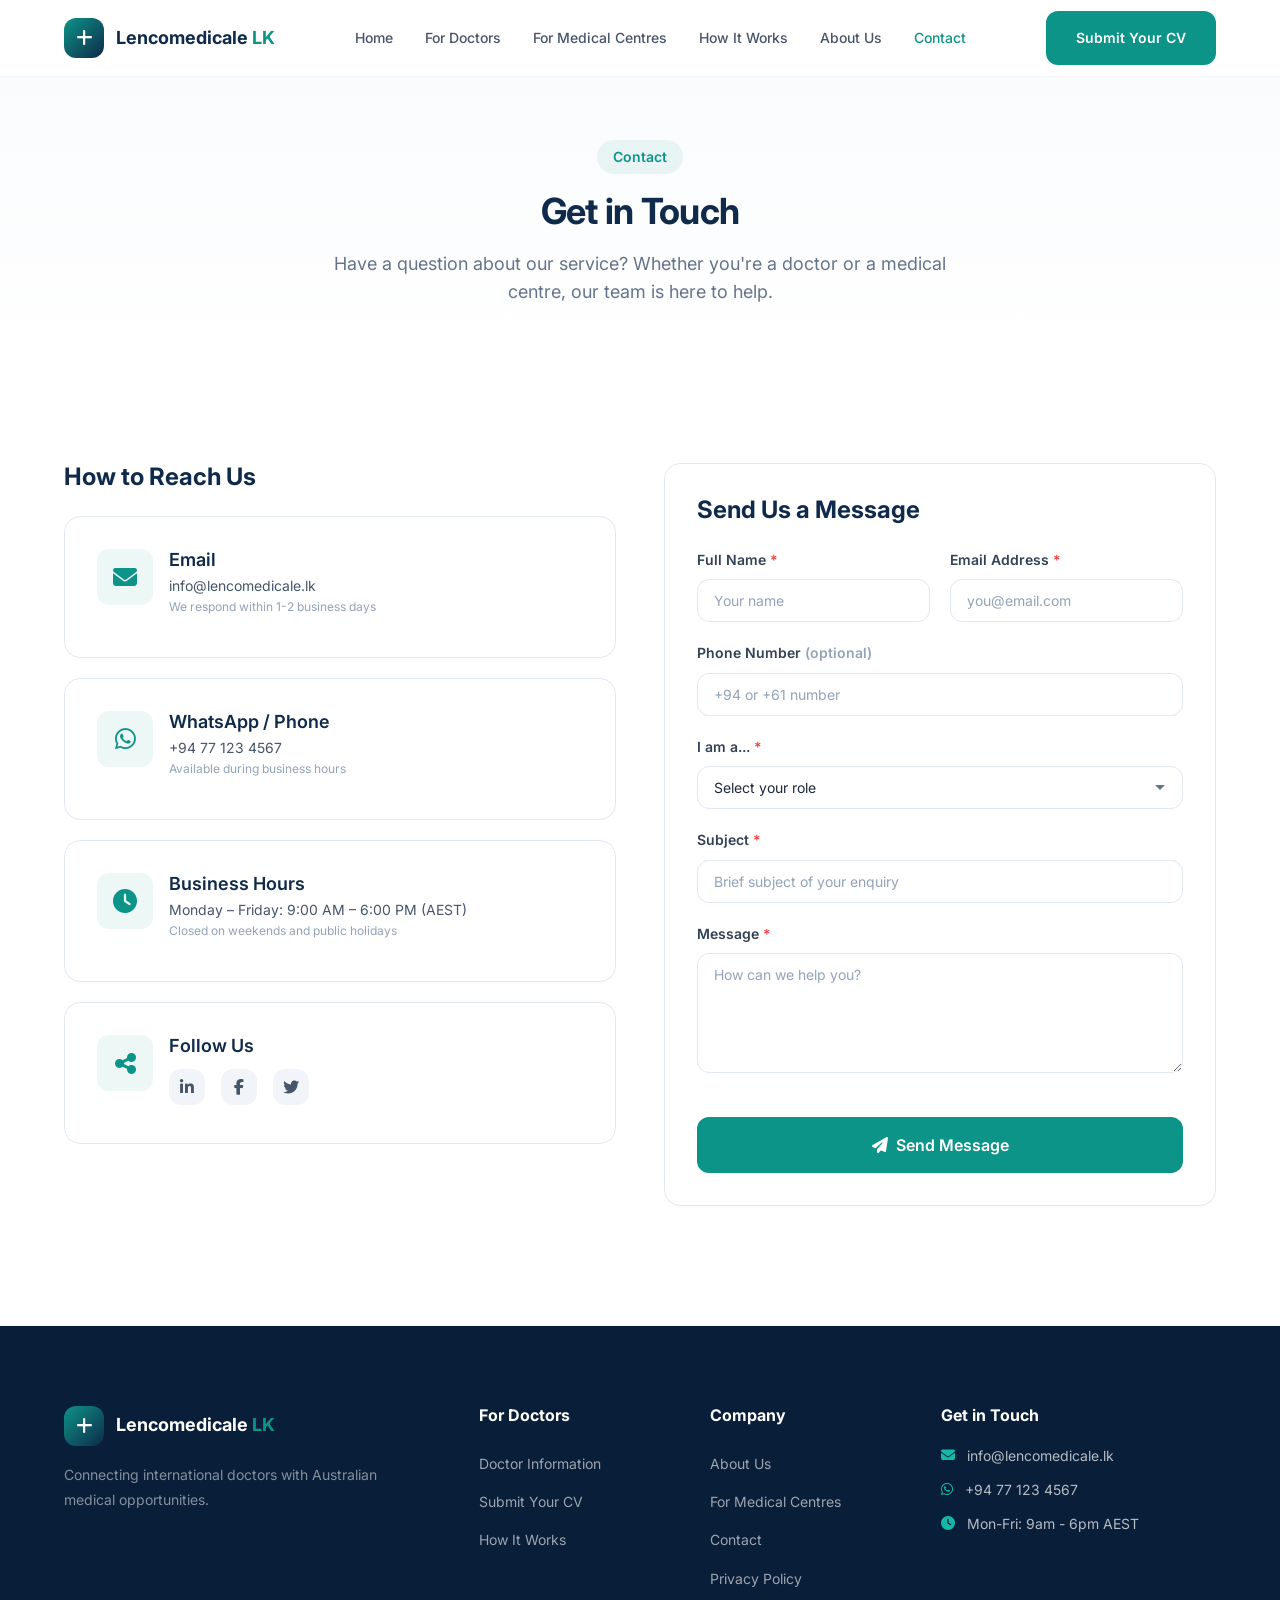
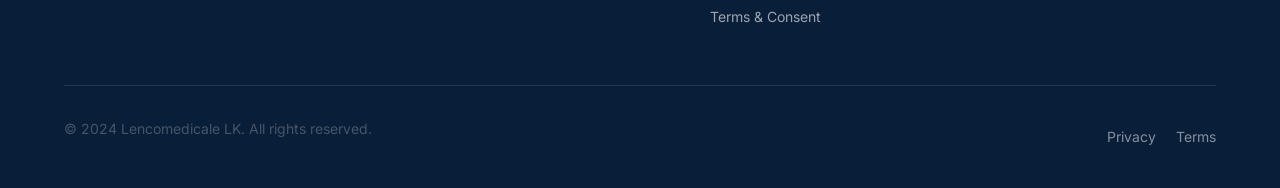
<file: pages/contact.html>
<!DOCTYPE html>
<html lang="en">
<head>
    <meta charset="UTF-8">
    <meta name="viewport" content="width=device-width, initial-scale=1.0">
    <title>Contact Us - Get in Touch | Lencomedicale LK</title>
    <meta name="description" content="Contact Lencomedicale LK for enquiries about doctor CV submissions, medical centre partnerships, or general questions about our recruitment matching service.">
    <link rel="stylesheet" href="../css/styles.css">
    <link rel="preconnect" href="https://fonts.googleapis.com">
    <link rel="preconnect" href="https://fonts.gstatic.com" crossorigin>
    <link href="https://fonts.googleapis.com/css2?family=Inter:wght@300;400;500;600;700;800&display=swap" rel="stylesheet">
    <link rel="stylesheet" href="https://cdnjs.cloudflare.com/ajax/libs/font-awesome/6.5.0/css/all.min.css">
</head>
<body>
    <!-- Header -->
    <header class="header" id="header">
        <div class="container">
            <a href="../index.html" class="logo">
                <div class="logo-mark"><i class="fas fa-plus"></i></div>
                <div class="logo-text">Lencomedicale <span>LK</span></div>
            </a>
            <nav class="nav-links" id="navLinks">
                <a href="../index.html">Home</a>
                <a href="for-doctors.html">For Doctors</a>
                <a href="for-medical-centres.html">For Medical Centres</a>
                <a href="how-it-works.html">How It Works</a>
                <a href="about.html">About Us</a>
                <a href="contact.html" class="active">Contact</a>
            </nav>
            <div class="nav-actions">
                <a href="submit-cv.html" class="btn btn-primary">Submit Your CV</a>
            </div>
            <button class="mobile-toggle" id="mobileToggle" aria-label="Toggle menu">
                <span></span><span></span><span></span>
            </button>
        </div>
    </header>

    <!-- Page Header -->
    <section class="page-header">
        <div class="container">
            <span class="section-badge">Contact</span>
            <h1>Get in Touch</h1>
            <p>Have a question about our service? Whether you're a doctor or a medical centre, our team is here to help.</p>
        </div>
    </section>

    <!-- Contact Content -->
    <section class="section">
        <div class="container">
            <div class="grid-2" style="gap: var(--space-12);">
                <!-- Contact Info -->
                <div>
                    <h3 style="margin-bottom: var(--space-6);">How to Reach Us</h3>

                    <div class="form-card" style="margin-bottom: var(--space-5);">
                        <div style="display: flex; align-items: flex-start; gap: var(--space-4);">
                            <div class="card-icon" style="flex-shrink: 0;"><i class="fas fa-envelope"></i></div>
                            <div>
                                <h5 style="margin-bottom: var(--space-1);">Email</h5>
                                <p style="margin-bottom: 0; font-size: var(--text-sm);">info@lencomedicale.lk</p>
                                <p style="margin-bottom: 0; font-size: var(--text-xs); color: var(--gray-400);">We respond within 1-2 business days</p>
                            </div>
                        </div>
                    </div>

                    <div class="form-card" style="margin-bottom: var(--space-5);">
                        <div style="display: flex; align-items: flex-start; gap: var(--space-4);">
                            <div class="card-icon" style="flex-shrink: 0;"><i class="fab fa-whatsapp"></i></div>
                            <div>
                                <h5 style="margin-bottom: var(--space-1);">WhatsApp / Phone</h5>
                                <p style="margin-bottom: 0; font-size: var(--text-sm);">+94 77 123 4567</p>
                                <p style="margin-bottom: 0; font-size: var(--text-xs); color: var(--gray-400);">Available during business hours</p>
                            </div>
                        </div>
                    </div>

                    <div class="form-card" style="margin-bottom: var(--space-5);">
                        <div style="display: flex; align-items: flex-start; gap: var(--space-4);">
                            <div class="card-icon" style="flex-shrink: 0;"><i class="fas fa-clock"></i></div>
                            <div>
                                <h5 style="margin-bottom: var(--space-1);">Business Hours</h5>
                                <p style="margin-bottom: 0; font-size: var(--text-sm);">Monday – Friday: 9:00 AM – 6:00 PM (AEST)</p>
                                <p style="margin-bottom: 0; font-size: var(--text-xs); color: var(--gray-400);">Closed on weekends and public holidays</p>
                            </div>
                        </div>
                    </div>

                    <div class="form-card">
                        <div style="display: flex; align-items: flex-start; gap: var(--space-4);">
                            <div class="card-icon" style="flex-shrink: 0;"><i class="fas fa-share-alt"></i></div>
                            <div>
                                <h5 style="margin-bottom: var(--space-3);">Follow Us</h5>
                                <div class="footer-social">
                                    <a href="#" aria-label="LinkedIn" style="background: var(--gray-100); color: var(--gray-600);"><i class="fab fa-linkedin-in"></i></a>
                                    <a href="#" aria-label="Facebook" style="background: var(--gray-100); color: var(--gray-600);"><i class="fab fa-facebook-f"></i></a>
                                    <a href="#" aria-label="Twitter" style="background: var(--gray-100); color: var(--gray-600);"><i class="fab fa-twitter"></i></a>
                                </div>
                            </div>
                        </div>
                    </div>
                </div>

                <!-- Contact Form -->
                <div>
                    <div class="form-card" id="contactFormCard">
                        <h3 style="margin-bottom: var(--space-6);">Send Us a Message</h3>
                        <form id="contactForm">
                            <div class="form-grid">
                                <div class="form-group">
                                    <label class="form-label">Full Name <span class="required">*</span></label>
                                    <input type="text" class="form-input" name="name" required placeholder="Your name">
                                </div>
                                <div class="form-group">
                                    <label class="form-label">Email Address <span class="required">*</span></label>
                                    <input type="email" class="form-input" name="email" required placeholder="you@email.com">
                                </div>
                            </div>
                            <div class="form-group">
                                <label class="form-label">Phone Number <span style="color: var(--gray-400);">(optional)</span></label>
                                <input type="tel" class="form-input" name="phone" placeholder="+94 or +61 number">
                            </div>
                            <div class="form-group">
                                <label class="form-label">I am a... <span class="required">*</span></label>
                                <select class="form-select" name="role" required>
                                    <option value="">Select your role</option>
                                    <option value="doctor-overseas">Doctor (currently overseas)</option>
                                    <option value="doctor-australia">Doctor (currently in Australia)</option>
                                    <option value="medical-centre">Medical Centre / Clinic</option>
                                    <option value="other">Other</option>
                                </select>
                            </div>
                            <div class="form-group">
                                <label class="form-label">Subject <span class="required">*</span></label>
                                <input type="text" class="form-input" name="subject" required placeholder="Brief subject of your enquiry">
                            </div>
                            <div class="form-group">
                                <label class="form-label">Message <span class="required">*</span></label>
                                <textarea class="form-textarea" name="message" required placeholder="How can we help you?"></textarea>
                            </div>
                            <button type="submit" class="btn btn-primary btn-lg" style="width: 100%; margin-top: var(--space-4);">
                                <i class="fas fa-paper-plane"></i> Send Message
                            </button>
                        </form>
                    </div>

                    <!-- Success -->
                    <div class="success-message" id="contactSuccess">
                        <i class="fas fa-check-circle"></i>
                        <h3>Message Sent Successfully</h3>
                        <p>Thank you for reaching out. Our team will get back to you within 1-2 business days.</p>
                        <a href="../index.html" class="btn btn-outline mt-8">Return to Home</a>
                    </div>
                </div>
            </div>
        </div>
    </section>

    <!-- Footer -->
    <footer class="footer">
        <div class="container">
            <div class="footer-grid">
                <div class="footer-brand">
                    <a href="../index.html" class="logo">
                        <div class="logo-mark"><i class="fas fa-plus"></i></div>
                        <div class="logo-text" style="color: var(--white);">Lencomedicale <span>LK</span></div>
                    </a>
                    <p>Connecting international doctors with Australian medical opportunities.</p>
                </div>
                <div class="footer-links">
                    <h4>For Doctors</h4>
                    <ul>
                        <li><a href="for-doctors.html">Doctor Information</a></li>
                        <li><a href="submit-cv.html">Submit Your CV</a></li>
                        <li><a href="how-it-works.html">How It Works</a></li>
                    </ul>
                </div>
                <div class="footer-links">
                    <h4>Company</h4>
                    <ul>
                        <li><a href="about.html">About Us</a></li>
                        <li><a href="for-medical-centres.html">For Medical Centres</a></li>
                        <li><a href="contact.html">Contact</a></li>
                        <li><a href="privacy-policy.html">Privacy Policy</a></li>
                        <li><a href="terms.html">Terms &amp; Consent</a></li>
                    </ul>
                </div>
                <div class="footer-contact">
                    <h4>Get in Touch</h4>
                    <ul>
                        <li><i class="fas fa-envelope"></i><span>info@lencomedicale.lk</span></li>
                        <li><i class="fab fa-whatsapp"></i><span>+94 77 123 4567</span></li>
                        <li><i class="fas fa-clock"></i><span>Mon-Fri: 9am - 6pm AEST</span></li>
                    </ul>
                </div>
            </div>
            <div class="footer-bottom">
                <p>&copy; 2024 Lencomedicale LK. All rights reserved.</p>
                <div>
                    <a href="privacy-policy.html" style="color: rgba(255,255,255,0.5); margin-right: var(--space-4);">Privacy</a>
                    <a href="terms.html" style="color: rgba(255,255,255,0.5);">Terms</a>
                </div>
            </div>
        </div>
    </footer>

    <script src="../js/main.js"></script>
</body>
</html>
</file>
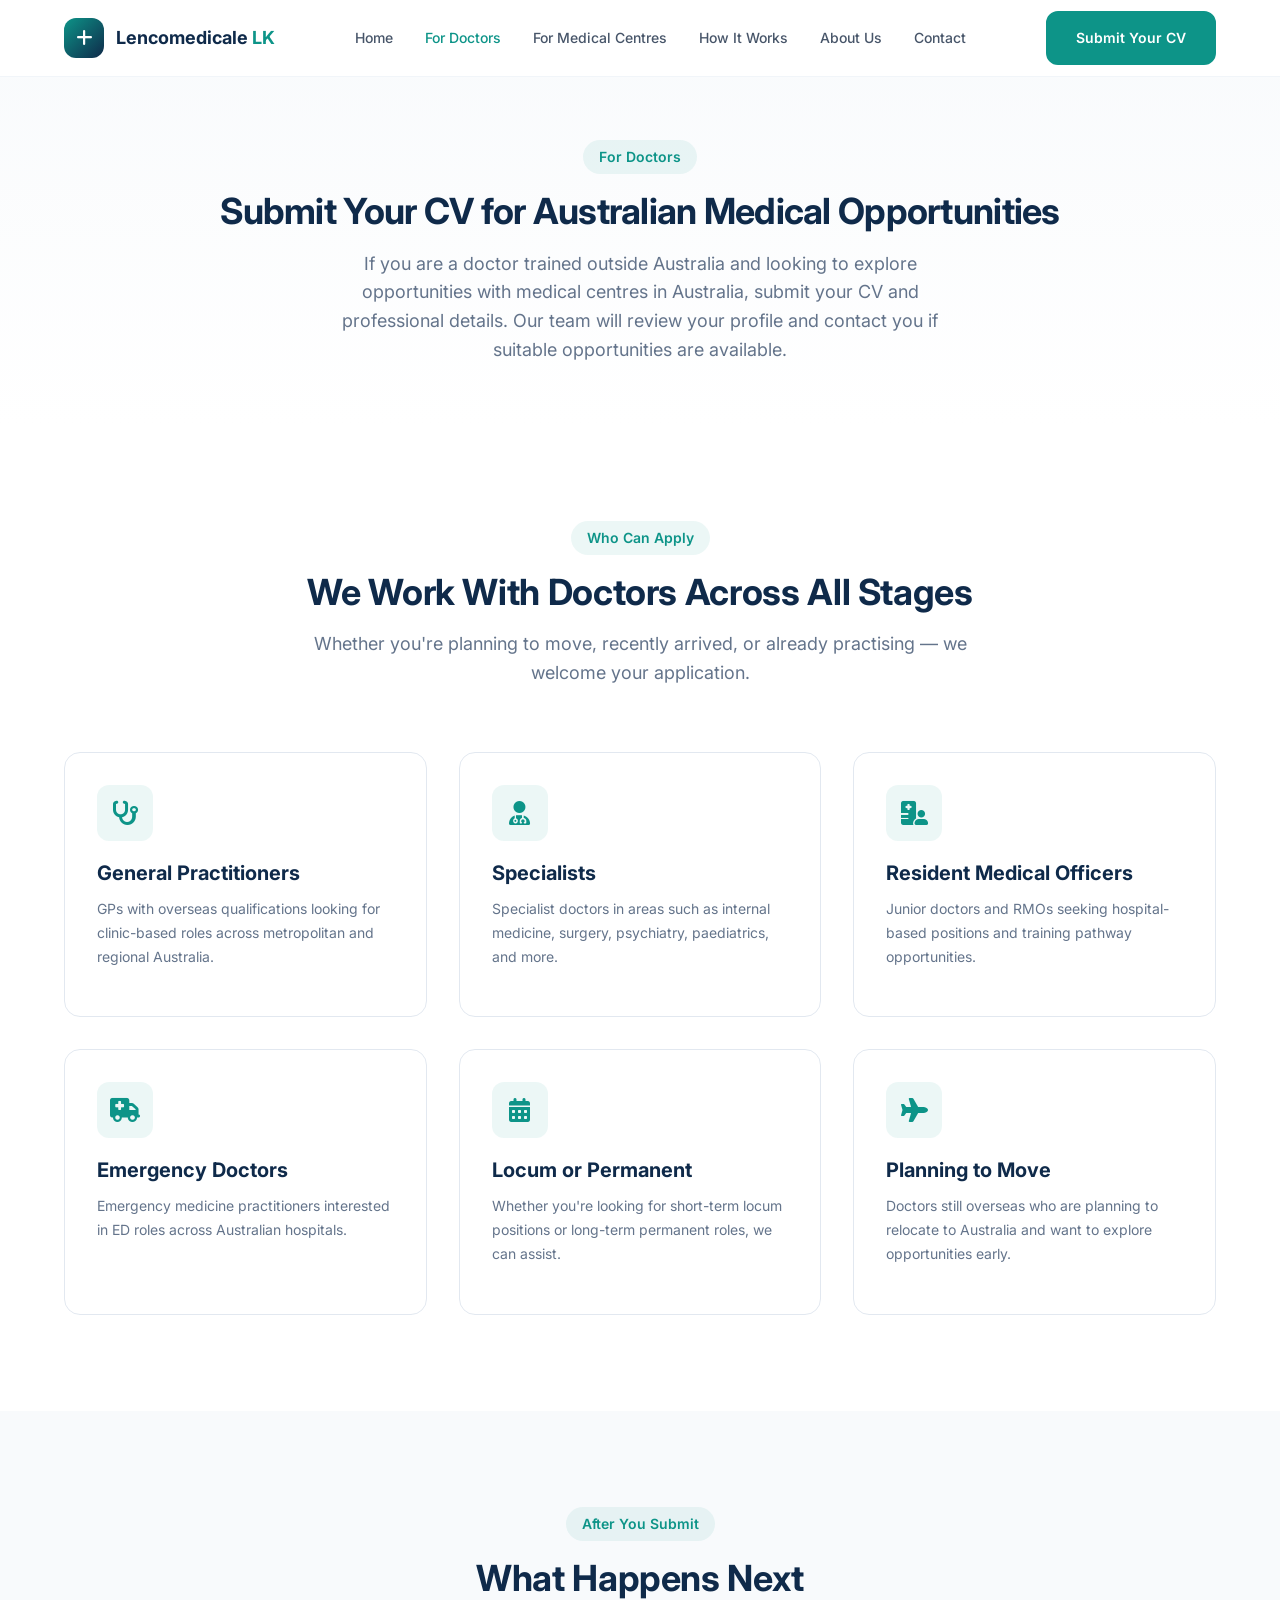
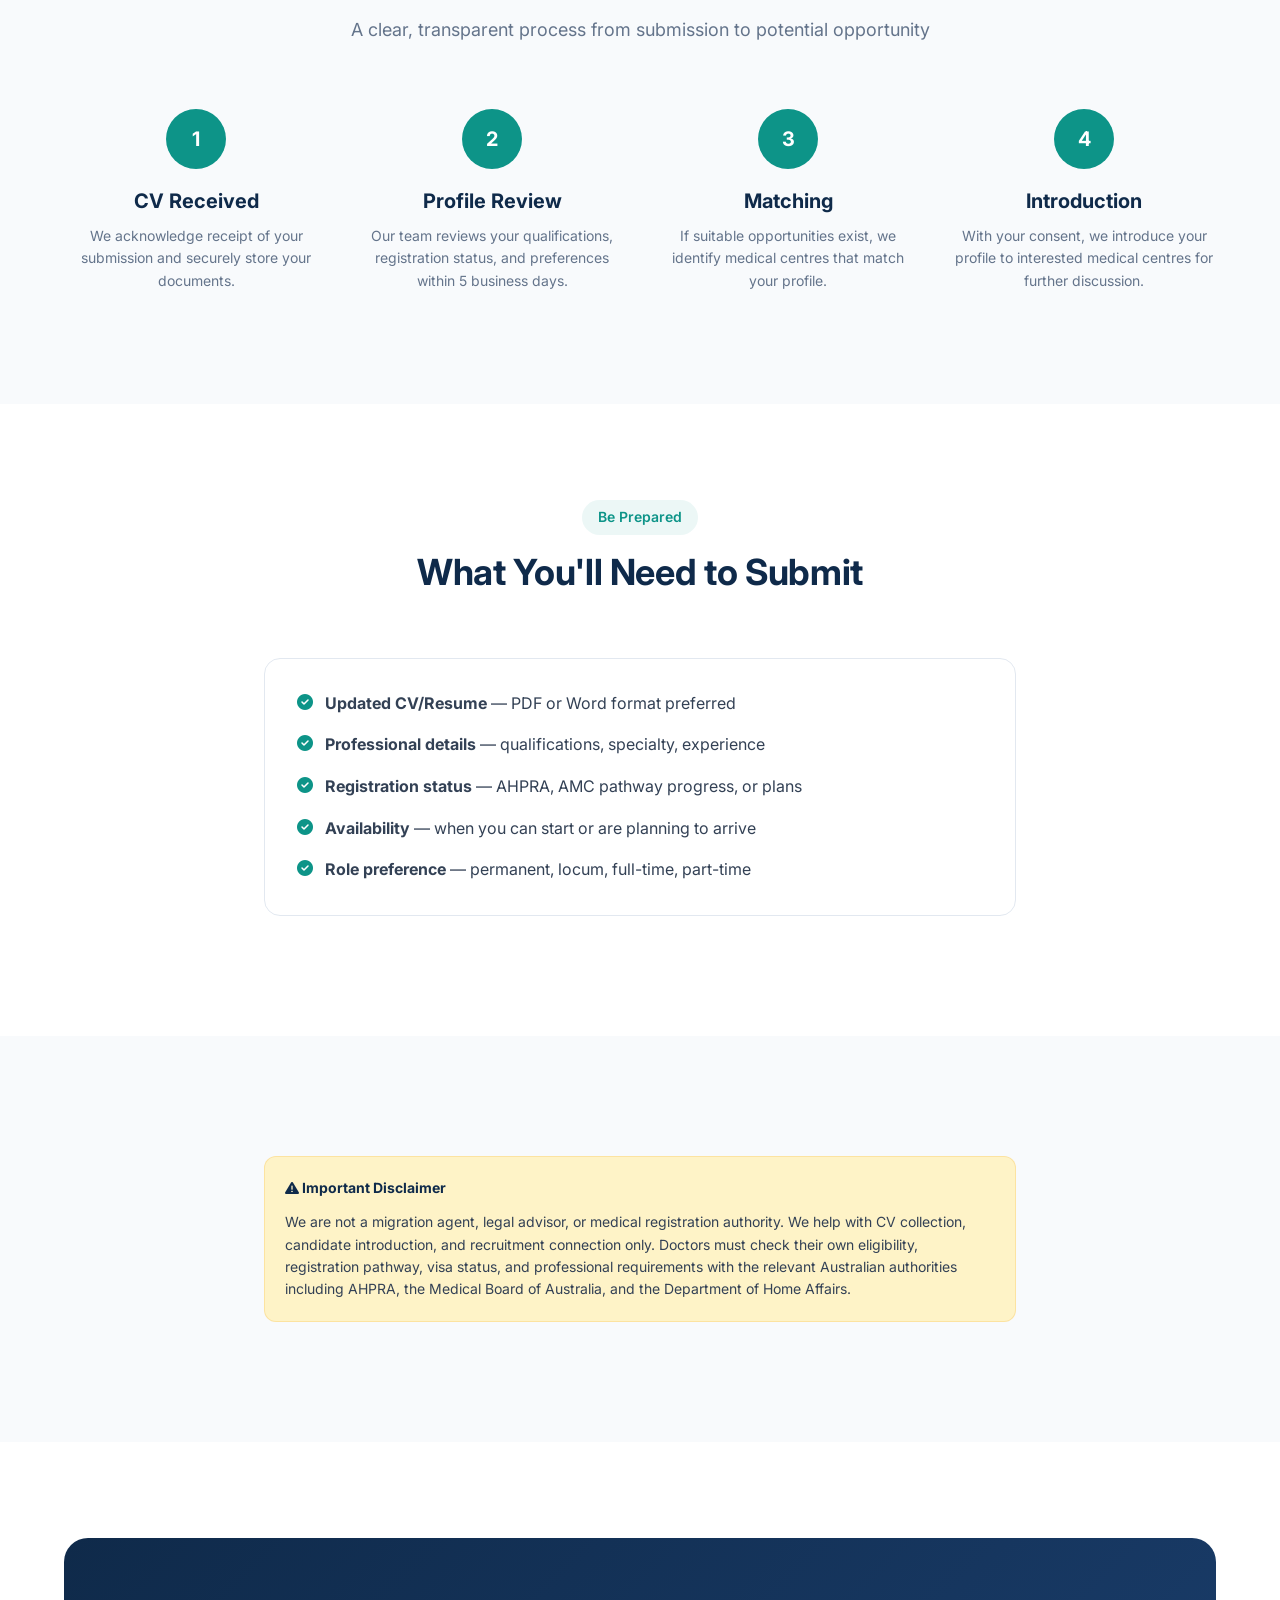
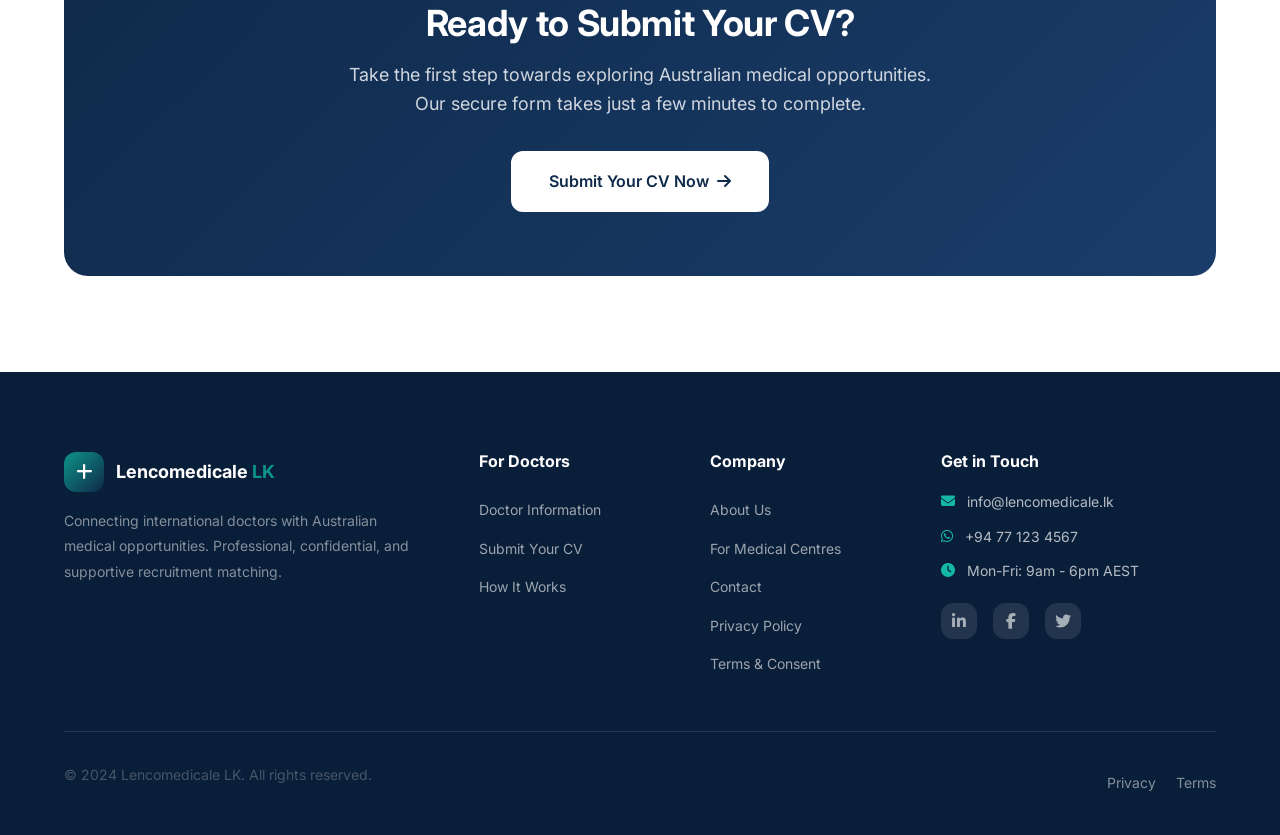
<file: pages/for-doctors.html>
<!DOCTYPE html>
<html lang="en">
<head>
    <meta charset="UTF-8">
    <meta name="viewport" content="width=device-width, initial-scale=1.0">
    <title>For Doctors - Submit Your CV for Australian Medical Opportunities | Lencomedicale LK</title>
    <meta name="description" content="If you are a doctor trained outside Australia and looking to explore opportunities with medical centres in Australia, submit your CV and professional details.">
    <meta name="keywords" content="overseas doctors Australia, international medical graduates, IMG doctor opportunities, submit doctor CV Australia, overseas qualified doctors Australia">
    <link rel="stylesheet" href="../css/styles.css">
    <link rel="preconnect" href="https://fonts.googleapis.com">
    <link rel="preconnect" href="https://fonts.gstatic.com" crossorigin>
    <link href="https://fonts.googleapis.com/css2?family=Inter:wght@300;400;500;600;700;800&display=swap" rel="stylesheet">
    <link rel="stylesheet" href="https://cdnjs.cloudflare.com/ajax/libs/font-awesome/6.5.0/css/all.min.css">
</head>
<body>
    <!-- Header -->
    <header class="header" id="header">
        <div class="container">
            <a href="../index.html" class="logo">
                <div class="logo-mark"><i class="fas fa-plus"></i></div>
                <div class="logo-text">Lencomedicale <span>LK</span></div>
            </a>
            <nav class="nav-links" id="navLinks">
                <a href="../index.html">Home</a>
                <a href="for-doctors.html" class="active">For Doctors</a>
                <a href="for-medical-centres.html">For Medical Centres</a>
                <a href="how-it-works.html">How It Works</a>
                <a href="about.html">About Us</a>
                <a href="contact.html">Contact</a>
            </nav>
            <div class="nav-actions">
                <a href="submit-cv.html" class="btn btn-primary">Submit Your CV</a>
            </div>
            <button class="mobile-toggle" id="mobileToggle" aria-label="Toggle menu">
                <span></span><span></span><span></span>
            </button>
        </div>
    </header>

    <!-- Page Header -->
    <section class="page-header">
        <div class="container">
            <span class="section-badge">For Doctors</span>
            <h1>Submit Your CV for Australian Medical Opportunities</h1>
            <p>If you are a doctor trained outside Australia and looking to explore opportunities with medical centres in Australia, submit your CV and professional details. Our team will review your profile and contact you if suitable opportunities are available.</p>
        </div>
    </section>

    <!-- Who Can Apply -->
    <section class="section">
        <div class="container">
            <div class="section-header">
                <span class="section-badge">Who Can Apply</span>
                <h2>We Work With Doctors Across All Stages</h2>
                <p>Whether you're planning to move, recently arrived, or already practising — we welcome your application.</p>
            </div>
            <div class="grid-3">
                <div class="card">
                    <div class="card-icon"><i class="fas fa-stethoscope"></i></div>
                    <h3>General Practitioners</h3>
                    <p>GPs with overseas qualifications looking for clinic-based roles across metropolitan and regional Australia.</p>
                </div>
                <div class="card">
                    <div class="card-icon"><i class="fas fa-user-md"></i></div>
                    <h3>Specialists</h3>
                    <p>Specialist doctors in areas such as internal medicine, surgery, psychiatry, paediatrics, and more.</p>
                </div>
                <div class="card">
                    <div class="card-icon"><i class="fas fa-hospital-user"></i></div>
                    <h3>Resident Medical Officers</h3>
                    <p>Junior doctors and RMOs seeking hospital-based positions and training pathway opportunities.</p>
                </div>
                <div class="card">
                    <div class="card-icon"><i class="fas fa-ambulance"></i></div>
                    <h3>Emergency Doctors</h3>
                    <p>Emergency medicine practitioners interested in ED roles across Australian hospitals.</p>
                </div>
                <div class="card">
                    <div class="card-icon"><i class="fas fa-calendar-alt"></i></div>
                    <h3>Locum or Permanent</h3>
                    <p>Whether you're looking for short-term locum positions or long-term permanent roles, we can assist.</p>
                </div>
                <div class="card">
                    <div class="card-icon"><i class="fas fa-plane"></i></div>
                    <h3>Planning to Move</h3>
                    <p>Doctors still overseas who are planning to relocate to Australia and want to explore opportunities early.</p>
                </div>
            </div>
        </div>
    </section>

    <!-- What Happens After Submission -->
    <section class="section section-alt">
        <div class="container">
            <div class="section-header">
                <span class="section-badge">After You Submit</span>
                <h2>What Happens Next</h2>
                <p>A clear, transparent process from submission to potential opportunity</p>
            </div>
            <div class="steps-grid">
                <div class="step">
                    <div class="step-number">1</div>
                    <h4>CV Received</h4>
                    <p>We acknowledge receipt of your submission and securely store your documents.</p>
                </div>
                <div class="step">
                    <div class="step-number">2</div>
                    <h4>Profile Review</h4>
                    <p>Our team reviews your qualifications, registration status, and preferences within 5 business days.</p>
                </div>
                <div class="step">
                    <div class="step-number">3</div>
                    <h4>Matching</h4>
                    <p>If suitable opportunities exist, we identify medical centres that match your profile.</p>
                </div>
                <div class="step">
                    <div class="step-number">4</div>
                    <h4>Introduction</h4>
                    <p>With your consent, we introduce your profile to interested medical centres for further discussion.</p>
                </div>
            </div>
        </div>
    </section>

    <!-- What You Need -->
    <section class="section">
        <div class="container">
            <div class="container-sm">
                <div class="section-header">
                    <span class="section-badge">Be Prepared</span>
                    <h2>What You'll Need to Submit</h2>
                </div>
                <div class="form-card">
                    <ul style="display: flex; flex-direction: column; gap: var(--space-4);">
                        <li style="display: flex; align-items: flex-start; gap: var(--space-3);">
                            <i class="fas fa-check-circle" style="color: var(--teal); margin-top: 3px;"></i>
                            <span><strong>Updated CV/Resume</strong> — PDF or Word format preferred</span>
                        </li>
                        <li style="display: flex; align-items: flex-start; gap: var(--space-3);">
                            <i class="fas fa-check-circle" style="color: var(--teal); margin-top: 3px;"></i>
                            <span><strong>Professional details</strong> — qualifications, specialty, experience</span>
                        </li>
                        <li style="display: flex; align-items: flex-start; gap: var(--space-3);">
                            <i class="fas fa-check-circle" style="color: var(--teal); margin-top: 3px;"></i>
                            <span><strong>Registration status</strong> — AHPRA, AMC pathway progress, or plans</span>
                        </li>
                        <li style="display: flex; align-items: flex-start; gap: var(--space-3);">
                            <i class="fas fa-check-circle" style="color: var(--teal); margin-top: 3px;"></i>
                            <span><strong>Availability</strong> — when you can start or are planning to arrive</span>
                        </li>
                        <li style="display: flex; align-items: flex-start; gap: var(--space-3);">
                            <i class="fas fa-check-circle" style="color: var(--teal); margin-top: 3px;"></i>
                            <span><strong>Role preference</strong> — permanent, locum, full-time, part-time</span>
                        </li>
                    </ul>
                </div>
            </div>
        </div>
    </section>

    <!-- Important Disclaimer -->
    <section class="section section-alt">
        <div class="container">
            <div class="container-sm">
                <div class="notice notice-warning">
                    <p><strong><i class="fas fa-exclamation-triangle"></i> Important Disclaimer</strong></p>
                    <p style="margin-top: var(--space-3); margin-bottom: 0;">We are not a migration agent, legal advisor, or medical registration authority. We help with CV collection, candidate introduction, and recruitment connection only. Doctors must check their own eligibility, registration pathway, visa status, and professional requirements with the relevant Australian authorities including AHPRA, the Medical Board of Australia, and the Department of Home Affairs.</p>
                </div>
            </div>
        </div>
    </section>

    <!-- CTA -->
    <section class="section">
        <div class="container">
            <div class="cta-banner">
                <h2>Ready to Submit Your CV?</h2>
                <p>Take the first step towards exploring Australian medical opportunities. Our secure form takes just a few minutes to complete.</p>
                <div class="cta-actions">
                    <a href="submit-cv.html" class="btn btn-white btn-lg">
                        Submit Your CV Now <i class="fas fa-arrow-right"></i>
                    </a>
                </div>
            </div>
        </div>
    </section>

    <!-- Footer -->
    <footer class="footer">
        <div class="container">
            <div class="footer-grid">
                <div class="footer-brand">
                    <a href="../index.html" class="logo">
                        <div class="logo-mark"><i class="fas fa-plus"></i></div>
                        <div class="logo-text" style="color: var(--white);">Lencomedicale <span>LK</span></div>
                    </a>
                    <p>Connecting international doctors with Australian medical opportunities. Professional, confidential, and supportive recruitment matching.</p>
                </div>
                <div class="footer-links">
                    <h4>For Doctors</h4>
                    <ul>
                        <li><a href="for-doctors.html">Doctor Information</a></li>
                        <li><a href="submit-cv.html">Submit Your CV</a></li>
                        <li><a href="how-it-works.html">How It Works</a></li>
                    </ul>
                </div>
                <div class="footer-links">
                    <h4>Company</h4>
                    <ul>
                        <li><a href="about.html">About Us</a></li>
                        <li><a href="for-medical-centres.html">For Medical Centres</a></li>
                        <li><a href="contact.html">Contact</a></li>
                        <li><a href="privacy-policy.html">Privacy Policy</a></li>
                        <li><a href="terms.html">Terms &amp; Consent</a></li>
                    </ul>
                </div>
                <div class="footer-contact">
                    <h4>Get in Touch</h4>
                    <ul>
                        <li><i class="fas fa-envelope"></i><span>info@lencomedicale.lk</span></li>
                        <li><i class="fab fa-whatsapp"></i><span>+94 77 123 4567</span></li>
                        <li><i class="fas fa-clock"></i><span>Mon-Fri: 9am - 6pm AEST</span></li>
                    </ul>
                    <div class="footer-social" style="margin-top: var(--space-5);">
                        <a href="#" aria-label="LinkedIn"><i class="fab fa-linkedin-in"></i></a>
                        <a href="#" aria-label="Facebook"><i class="fab fa-facebook-f"></i></a>
                        <a href="#" aria-label="Twitter"><i class="fab fa-twitter"></i></a>
                    </div>
                </div>
            </div>
            <div class="footer-bottom">
                <p>&copy; 2024 Lencomedicale LK. All rights reserved.</p>
                <div>
                    <a href="privacy-policy.html" style="color: rgba(255,255,255,0.5); margin-right: var(--space-4);">Privacy</a>
                    <a href="terms.html" style="color: rgba(255,255,255,0.5);">Terms</a>
                </div>
            </div>
        </div>
    </footer>

    <script src="../js/main.js"></script>
</body>
</html>
</file>
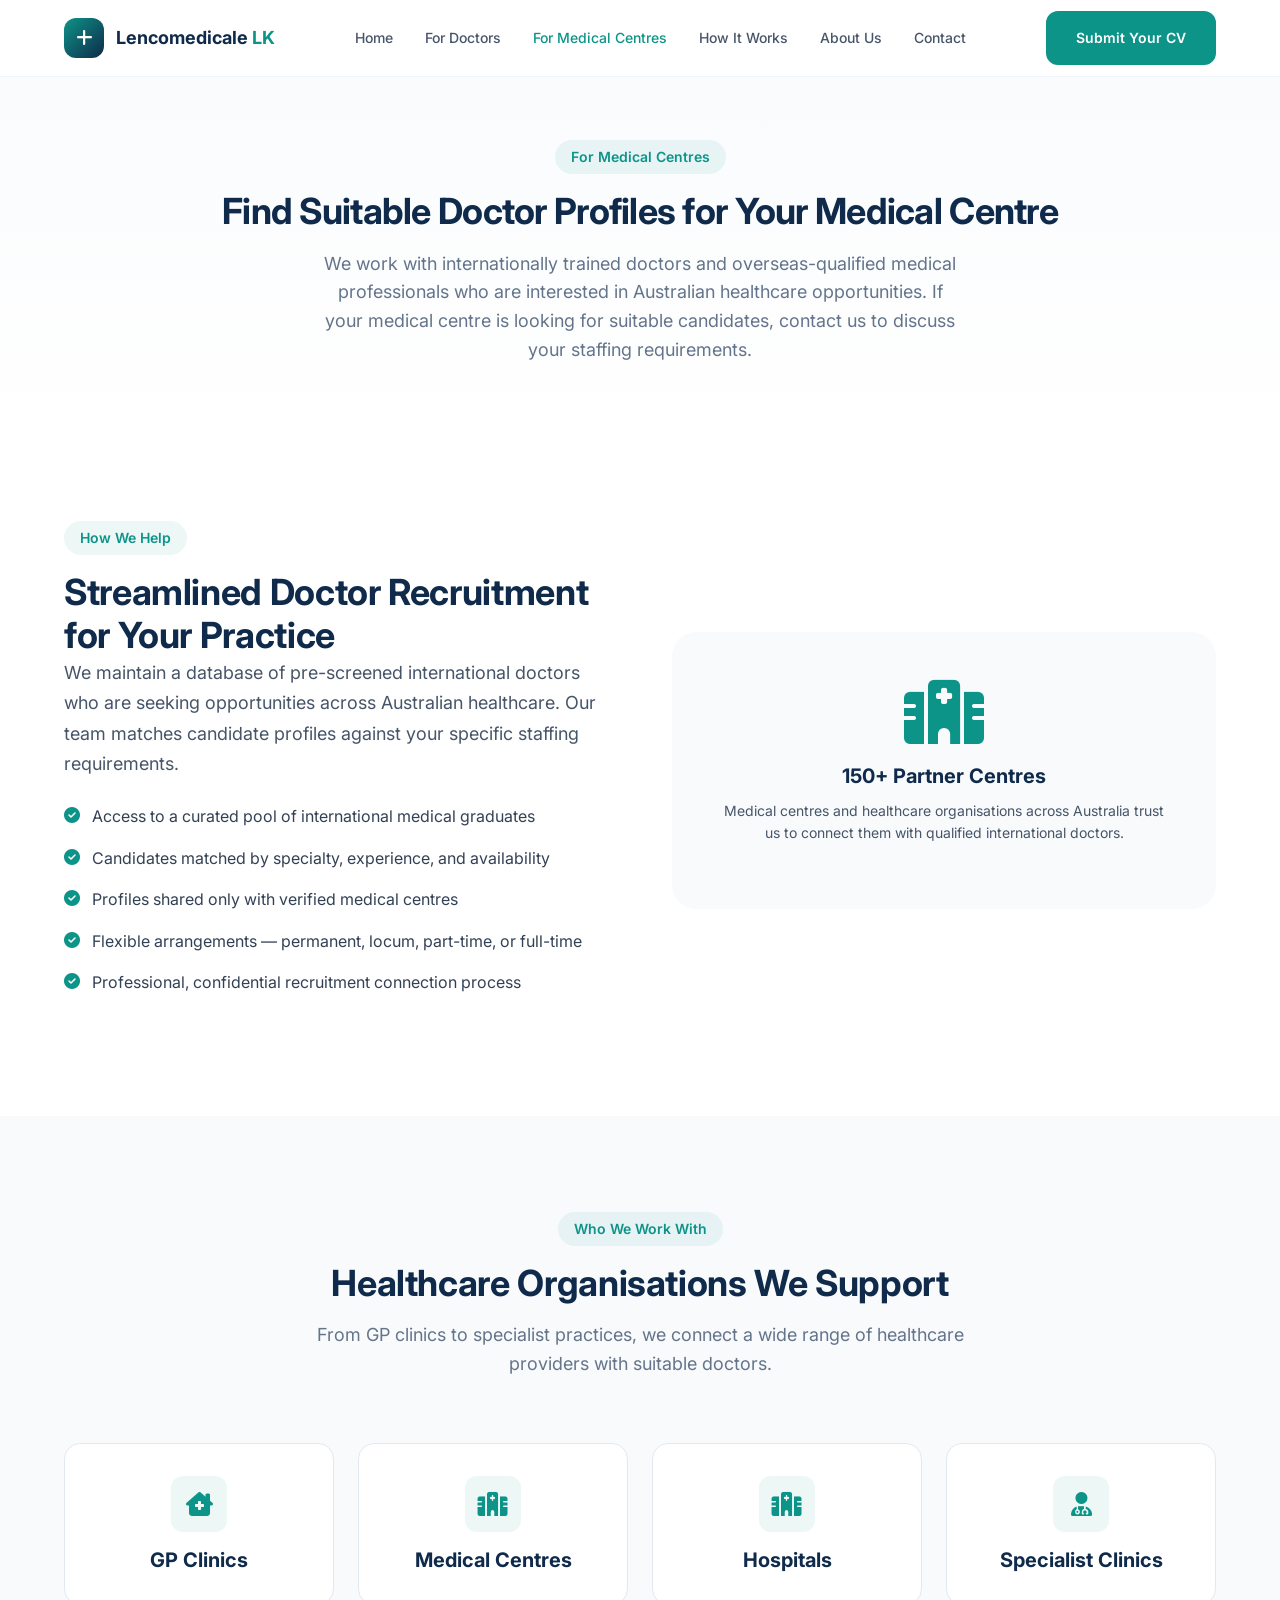
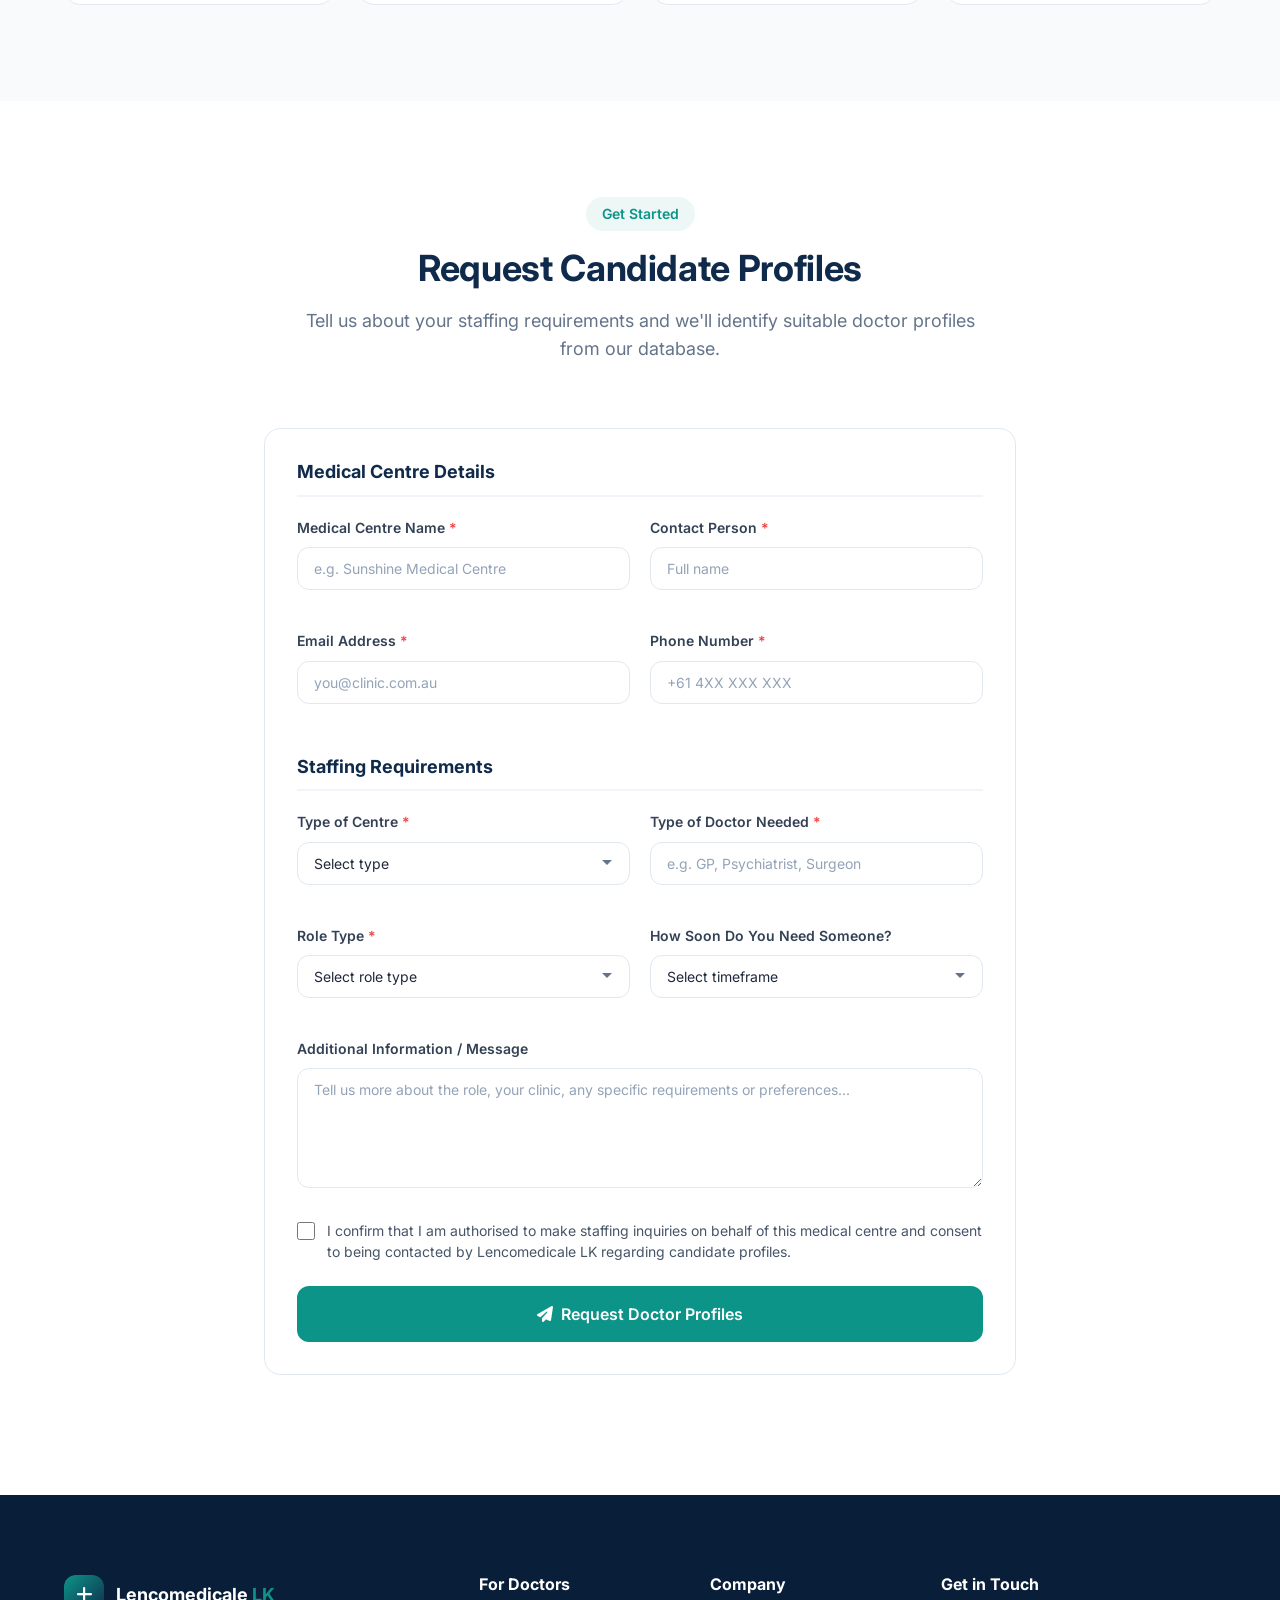
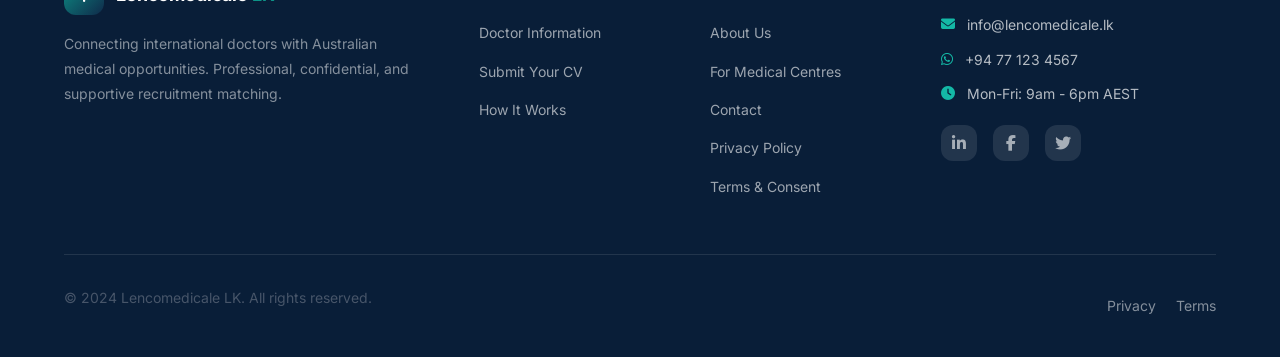
<file: pages/for-medical-centres.html>
<!DOCTYPE html>
<html lang="en">
<head>
    <meta charset="UTF-8">
    <meta name="viewport" content="width=device-width, initial-scale=1.0">
    <title>For Medical Centres - Find Suitable Doctor Profiles | Lencomedicale LK</title>
    <meta name="description" content="We work with internationally trained doctors and overseas-qualified medical professionals. If your medical centre is looking for suitable candidates, contact us to discuss your staffing requirements.">
    <meta name="keywords" content="medical centre doctor staffing, doctor recruitment Australia, find doctors for clinic, GP clinic staffing, healthcare recruitment Australia">
    <link rel="stylesheet" href="../css/styles.css">
    <link rel="preconnect" href="https://fonts.googleapis.com">
    <link rel="preconnect" href="https://fonts.gstatic.com" crossorigin>
    <link href="https://fonts.googleapis.com/css2?family=Inter:wght@300;400;500;600;700;800&display=swap" rel="stylesheet">
    <link rel="stylesheet" href="https://cdnjs.cloudflare.com/ajax/libs/font-awesome/6.5.0/css/all.min.css">
</head>
<body>
    <!-- Header -->
    <header class="header" id="header">
        <div class="container">
            <a href="../index.html" class="logo">
                <div class="logo-mark"><i class="fas fa-plus"></i></div>
                <div class="logo-text">Lencomedicale <span>LK</span></div>
            </a>
            <nav class="nav-links" id="navLinks">
                <a href="../index.html">Home</a>
                <a href="for-doctors.html">For Doctors</a>
                <a href="for-medical-centres.html" class="active">For Medical Centres</a>
                <a href="how-it-works.html">How It Works</a>
                <a href="about.html">About Us</a>
                <a href="contact.html">Contact</a>
            </nav>
            <div class="nav-actions">
                <a href="submit-cv.html" class="btn btn-primary">Submit Your CV</a>
            </div>
            <button class="mobile-toggle" id="mobileToggle" aria-label="Toggle menu">
                <span></span><span></span><span></span>
            </button>
        </div>
    </header>

    <!-- Page Header -->
    <section class="page-header">
        <div class="container">
            <span class="section-badge">For Medical Centres</span>
            <h1>Find Suitable Doctor Profiles for Your Medical Centre</h1>
            <p>We work with internationally trained doctors and overseas-qualified medical professionals who are interested in Australian healthcare opportunities. If your medical centre is looking for suitable candidates, contact us to discuss your staffing requirements.</p>
        </div>
    </section>

    <!-- How We Help -->
    <section class="section">
        <div class="container">
            <div class="grid-2" style="align-items: center; gap: var(--space-16);">
                <div>
                    <span class="section-badge">How We Help</span>
                    <h2>Streamlined Doctor Recruitment for Your Practice</h2>
                    <p class="lead">We maintain a database of pre-screened international doctors who are seeking opportunities across Australian healthcare. Our team matches candidate profiles against your specific staffing requirements.</p>
                    <ul style="margin: var(--space-6) 0; display: flex; flex-direction: column; gap: var(--space-4);">
                        <li style="display: flex; align-items: flex-start; gap: var(--space-3);">
                            <i class="fas fa-check-circle" style="color: var(--teal); margin-top: 3px;"></i>
                            <span>Access to a curated pool of international medical graduates</span>
                        </li>
                        <li style="display: flex; align-items: flex-start; gap: var(--space-3);">
                            <i class="fas fa-check-circle" style="color: var(--teal); margin-top: 3px;"></i>
                            <span>Candidates matched by specialty, experience, and availability</span>
                        </li>
                        <li style="display: flex; align-items: flex-start; gap: var(--space-3);">
                            <i class="fas fa-check-circle" style="color: var(--teal); margin-top: 3px;"></i>
                            <span>Profiles shared only with verified medical centres</span>
                        </li>
                        <li style="display: flex; align-items: flex-start; gap: var(--space-3);">
                            <i class="fas fa-check-circle" style="color: var(--teal); margin-top: 3px;"></i>
                            <span>Flexible arrangements — permanent, locum, part-time, or full-time</span>
                        </li>
                        <li style="display: flex; align-items: flex-start; gap: var(--space-3);">
                            <i class="fas fa-check-circle" style="color: var(--teal); margin-top: 3px;"></i>
                            <span>Professional, confidential recruitment connection process</span>
                        </li>
                    </ul>
                </div>
                <div style="background: var(--gray-50); border-radius: var(--rounded-2xl); padding: var(--space-12); text-align: center;">
                    <i class="fas fa-hospital" style="font-size: 4rem; color: var(--teal); margin-bottom: var(--space-5); display: block;"></i>
                    <h4 style="margin-bottom: var(--space-3);">150+ Partner Centres</h4>
                    <p style="font-size: var(--text-sm);">Medical centres and healthcare organisations across Australia trust us to connect them with qualified international doctors.</p>
                </div>
            </div>
        </div>
    </section>

    <!-- Types of Centres -->
    <section class="section section-alt">
        <div class="container">
            <div class="section-header">
                <span class="section-badge">Who We Work With</span>
                <h2>Healthcare Organisations We Support</h2>
                <p>From GP clinics to specialist practices, we connect a wide range of healthcare providers with suitable doctors.</p>
            </div>
            <div class="grid-4">
                <div class="card" style="text-align: center;">
                    <div class="card-icon" style="margin: 0 auto var(--space-4);"><i class="fas fa-clinic-medical"></i></div>
                    <h4>GP Clinics</h4>
                </div>
                <div class="card" style="text-align: center;">
                    <div class="card-icon" style="margin: 0 auto var(--space-4);"><i class="fas fa-hospital"></i></div>
                    <h4>Medical Centres</h4>
                </div>
                <div class="card" style="text-align: center;">
                    <div class="card-icon" style="margin: 0 auto var(--space-4);"><i class="fas fa-hospital-alt"></i></div>
                    <h4>Hospitals</h4>
                </div>
                <div class="card" style="text-align: center;">
                    <div class="card-icon" style="margin: 0 auto var(--space-4);"><i class="fas fa-user-md"></i></div>
                    <h4>Specialist Clinics</h4>
                </div>
            </div>
        </div>
    </section>

    <!-- Inquiry Form -->
    <section class="section">
        <div class="container">
            <div class="container-sm">
                <div class="section-header">
                    <span class="section-badge">Get Started</span>
                    <h2>Request Candidate Profiles</h2>
                    <p>Tell us about your staffing requirements and we'll identify suitable doctor profiles from our database.</p>
                </div>

                <div class="form-card" id="centreFormCard">
                    <form id="centreInquiryForm">
                        <h5 class="form-section-title">Medical Centre Details</h5>
                        <div class="form-grid">
                            <div class="form-group">
                                <label class="form-label">Medical Centre Name <span class="required">*</span></label>
                                <input type="text" class="form-input" name="centreName" required placeholder="e.g. Sunshine Medical Centre">
                            </div>
                            <div class="form-group">
                                <label class="form-label">Contact Person <span class="required">*</span></label>
                                <input type="text" class="form-input" name="contactPerson" required placeholder="Full name">
                            </div>
                            <div class="form-group">
                                <label class="form-label">Email Address <span class="required">*</span></label>
                                <input type="email" class="form-input" name="email" required placeholder="you@clinic.com.au">
                            </div>
                            <div class="form-group">
                                <label class="form-label">Phone Number <span class="required">*</span></label>
                                <input type="tel" class="form-input" name="phone" required placeholder="+61 4XX XXX XXX">
                            </div>
                        </div>

                        <h5 class="form-section-title" style="margin-top: var(--space-8);">Staffing Requirements</h5>
                        <div class="form-grid">
                            <div class="form-group">
                                <label class="form-label">Type of Centre <span class="required">*</span></label>
                                <select class="form-select" name="centreType" required>
                                    <option value="">Select type</option>
                                    <option value="gp-clinic">GP Clinic</option>
                                    <option value="medical-centre">Medical Centre</option>
                                    <option value="hospital">Hospital</option>
                                    <option value="specialist-clinic">Specialist Clinic</option>
                                    <option value="other">Other</option>
                                </select>
                            </div>
                            <div class="form-group">
                                <label class="form-label">Type of Doctor Needed <span class="required">*</span></label>
                                <input type="text" class="form-input" name="doctorType" required placeholder="e.g. GP, Psychiatrist, Surgeon">
                            </div>
                            <div class="form-group">
                                <label class="form-label">Role Type <span class="required">*</span></label>
                                <select class="form-select" name="roleType" required>
                                    <option value="">Select role type</option>
                                    <option value="permanent">Permanent</option>
                                    <option value="locum">Locum</option>
                                    <option value="full-time">Full-time</option>
                                    <option value="part-time">Part-time</option>
                                    <option value="flexible">Flexible / Open to discuss</option>
                                </select>
                            </div>
                            <div class="form-group">
                                <label class="form-label">How Soon Do You Need Someone?</label>
                                <select class="form-select" name="urgency">
                                    <option value="">Select timeframe</option>
                                    <option value="immediately">Immediately</option>
                                    <option value="1-month">Within 1 month</option>
                                    <option value="3-months">Within 3 months</option>
                                    <option value="6-months">Within 6 months</option>
                                    <option value="planning">Just planning ahead</option>
                                </select>
                            </div>
                        </div>

                        <div class="form-group" style="margin-top: var(--space-5);">
                            <label class="form-label">Additional Information / Message</label>
                            <textarea class="form-textarea" name="message" placeholder="Tell us more about the role, your clinic, any specific requirements or preferences..."></textarea>
                        </div>

                        <div class="form-check" style="margin-top: var(--space-6);">
                            <input type="checkbox" id="centreConsent" name="consent" required>
                            <label for="centreConsent">I confirm that I am authorised to make staffing inquiries on behalf of this medical centre and consent to being contacted by Lencomedicale LK regarding candidate profiles.</label>
                        </div>

                        <div style="margin-top: var(--space-6);">
                            <button type="submit" class="btn btn-primary btn-lg" style="width: 100%;">
                                <i class="fas fa-paper-plane"></i> Request Doctor Profiles
                            </button>
                        </div>
                    </form>
                </div>

                <!-- Success Message -->
                <div class="success-message" id="centreSuccess">
                    <i class="fas fa-check-circle"></i>
                    <h3>Thank You for Your Inquiry</h3>
                    <p>We've received your staffing request. Our team will review your requirements and get back to you within 2 business days with suitable candidate profiles.</p>
                    <a href="../index.html" class="btn btn-outline mt-8">Return to Home</a>
                </div>
            </div>
        </div>
    </section>

    <!-- Footer -->
    <footer class="footer">
        <div class="container">
            <div class="footer-grid">
                <div class="footer-brand">
                    <a href="../index.html" class="logo">
                        <div class="logo-mark"><i class="fas fa-plus"></i></div>
                        <div class="logo-text" style="color: var(--white);">Lencomedicale <span>LK</span></div>
                    </a>
                    <p>Connecting international doctors with Australian medical opportunities. Professional, confidential, and supportive recruitment matching.</p>
                </div>
                <div class="footer-links">
                    <h4>For Doctors</h4>
                    <ul>
                        <li><a href="for-doctors.html">Doctor Information</a></li>
                        <li><a href="submit-cv.html">Submit Your CV</a></li>
                        <li><a href="how-it-works.html">How It Works</a></li>
                    </ul>
                </div>
                <div class="footer-links">
                    <h4>Company</h4>
                    <ul>
                        <li><a href="about.html">About Us</a></li>
                        <li><a href="for-medical-centres.html">For Medical Centres</a></li>
                        <li><a href="contact.html">Contact</a></li>
                        <li><a href="privacy-policy.html">Privacy Policy</a></li>
                        <li><a href="terms.html">Terms &amp; Consent</a></li>
                    </ul>
                </div>
                <div class="footer-contact">
                    <h4>Get in Touch</h4>
                    <ul>
                        <li><i class="fas fa-envelope"></i><span>info@lencomedicale.lk</span></li>
                        <li><i class="fab fa-whatsapp"></i><span>+94 77 123 4567</span></li>
                        <li><i class="fas fa-clock"></i><span>Mon-Fri: 9am - 6pm AEST</span></li>
                    </ul>
                    <div class="footer-social" style="margin-top: var(--space-5);">
                        <a href="#" aria-label="LinkedIn"><i class="fab fa-linkedin-in"></i></a>
                        <a href="#" aria-label="Facebook"><i class="fab fa-facebook-f"></i></a>
                        <a href="#" aria-label="Twitter"><i class="fab fa-twitter"></i></a>
                    </div>
                </div>
            </div>
            <div class="footer-bottom">
                <p>&copy; 2024 Lencomedicale LK. All rights reserved.</p>
                <div>
                    <a href="privacy-policy.html" style="color: rgba(255,255,255,0.5); margin-right: var(--space-4);">Privacy</a>
                    <a href="terms.html" style="color: rgba(255,255,255,0.5);">Terms</a>
                </div>
            </div>
        </div>
    </footer>

    <script src="../js/main.js"></script>
</body>
</html>
</file>
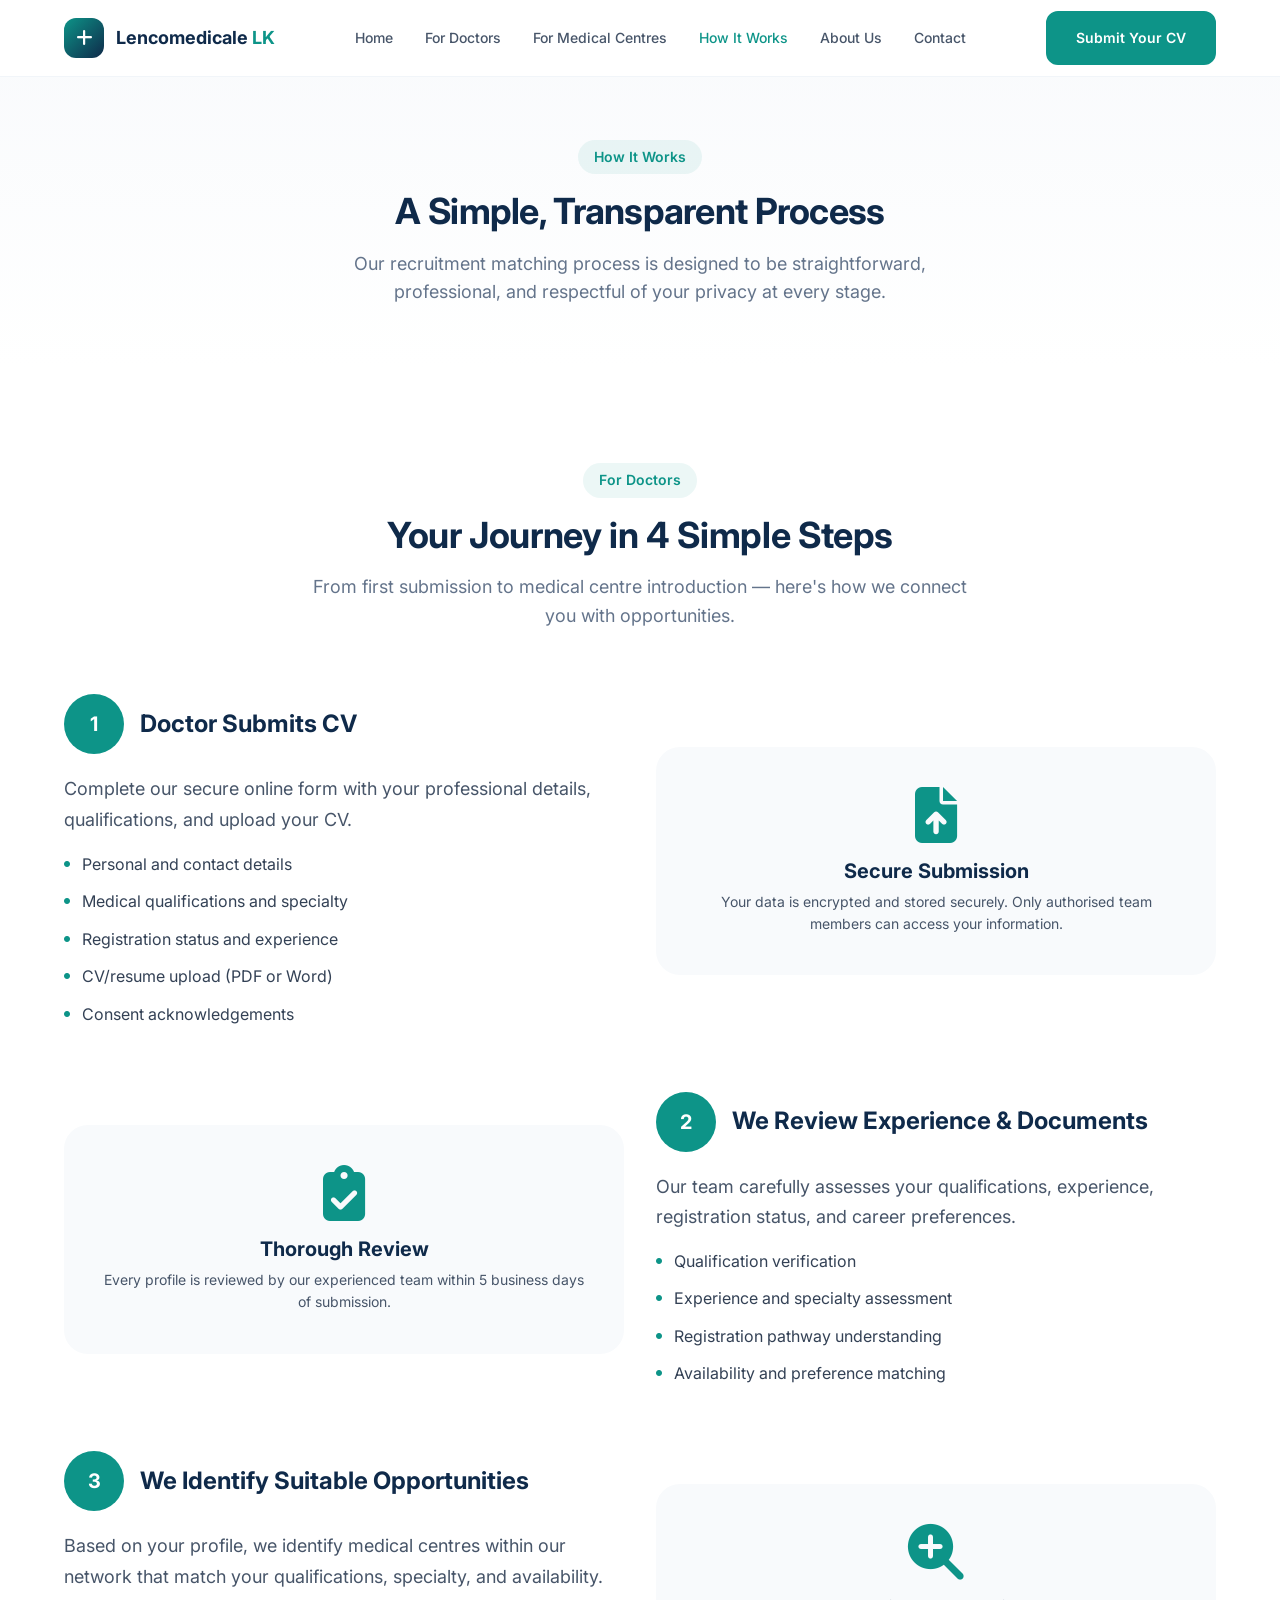
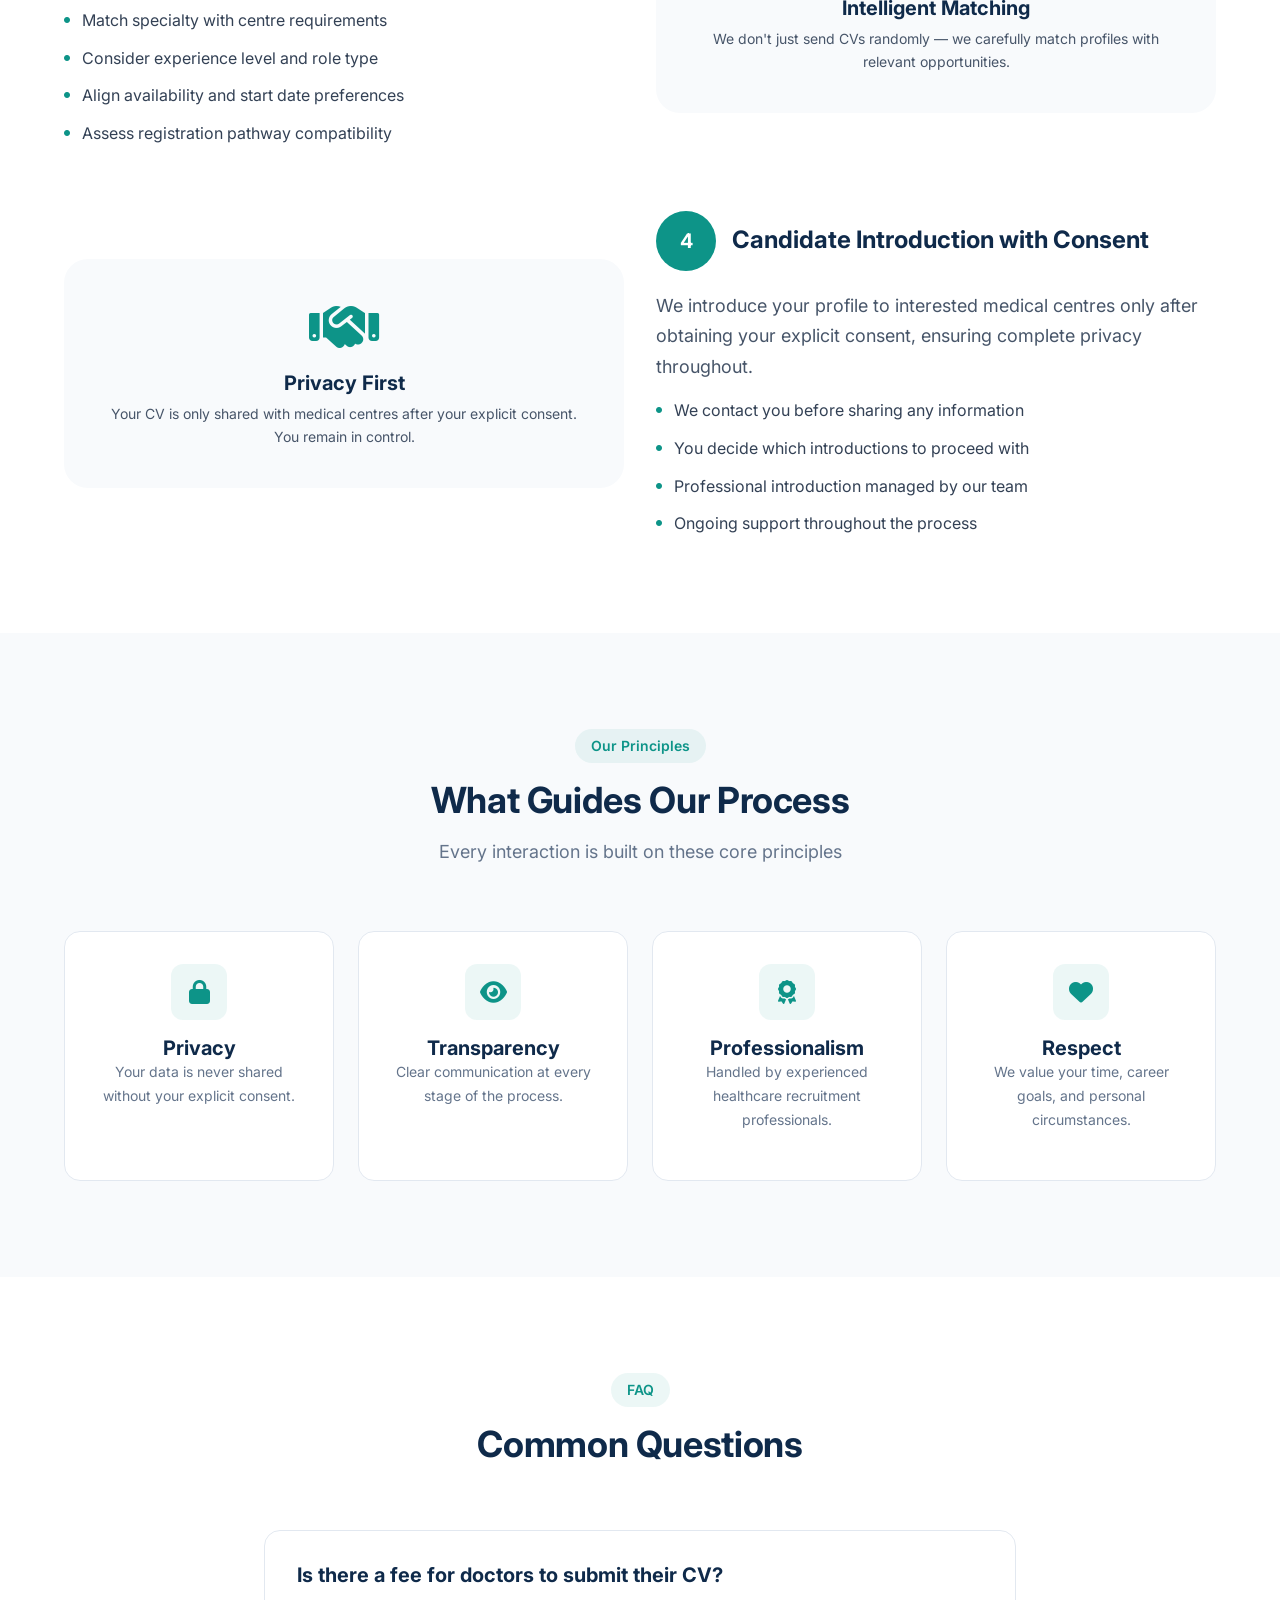
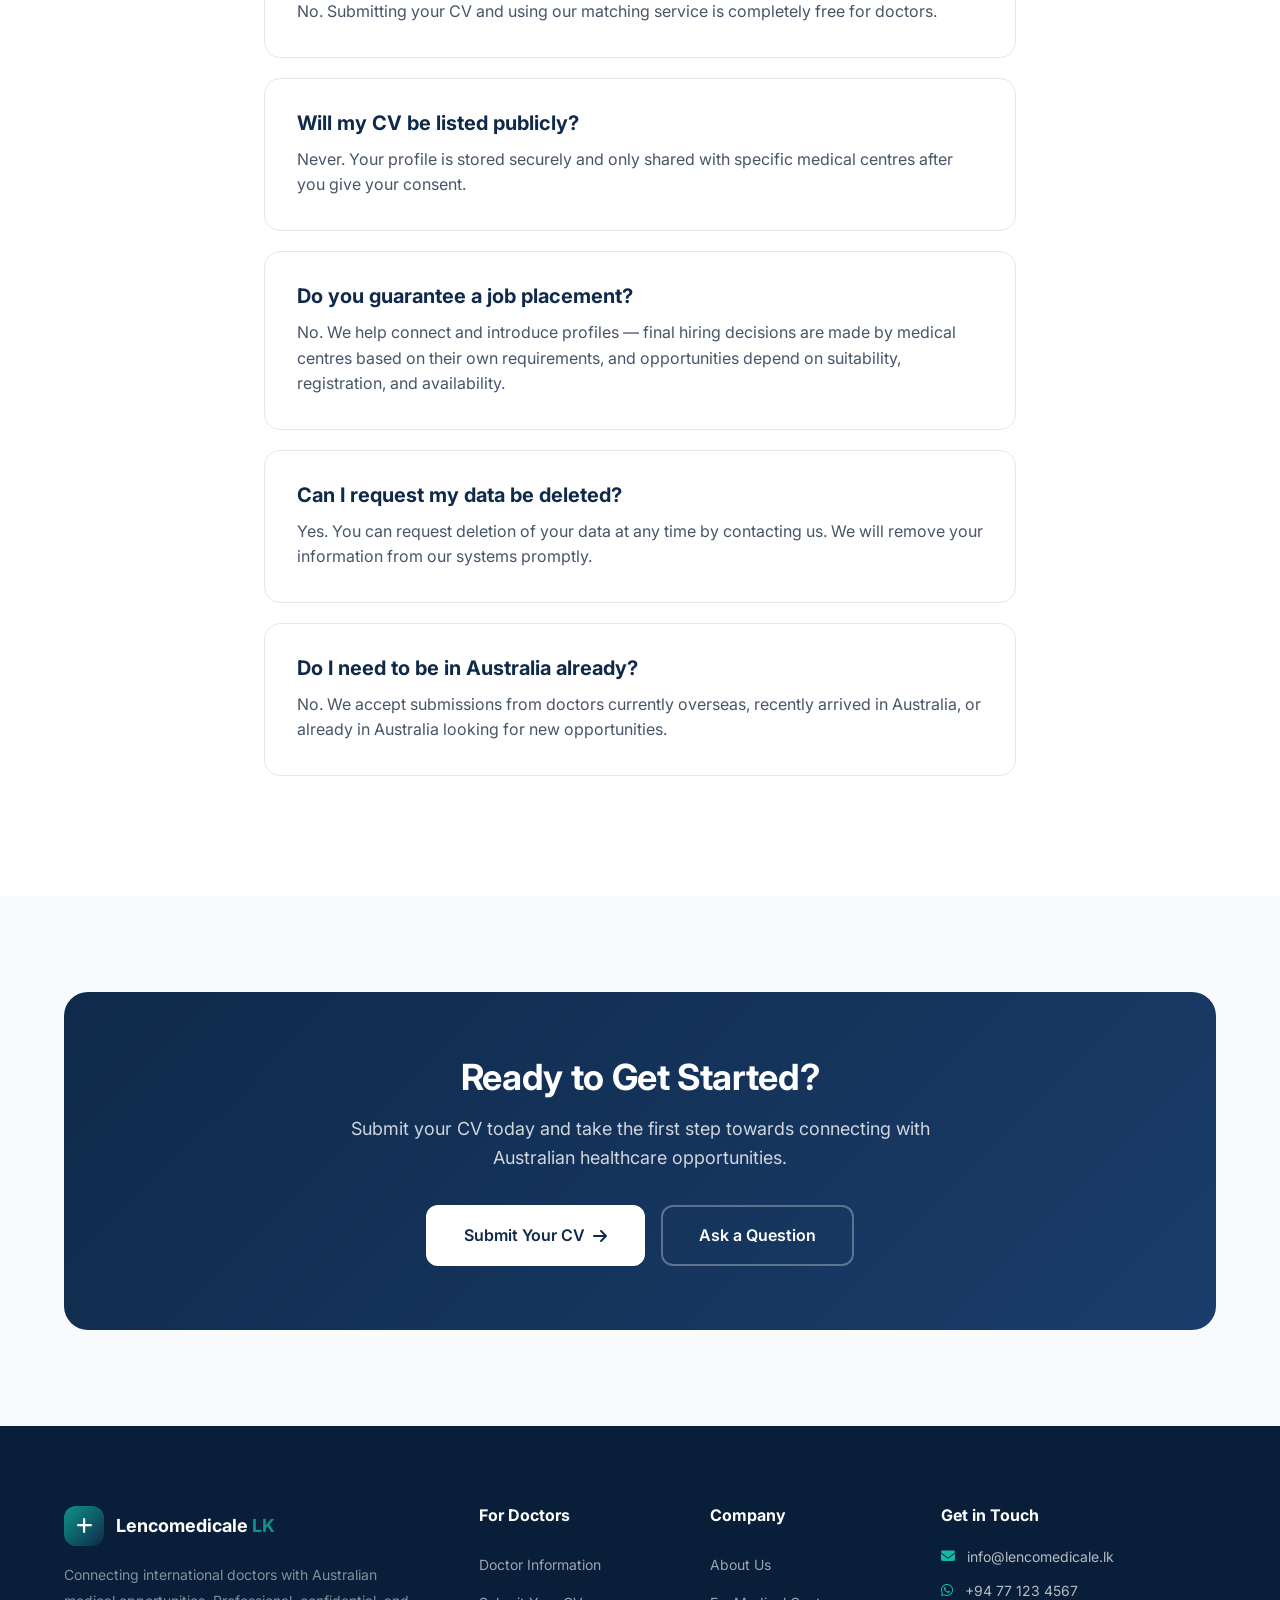
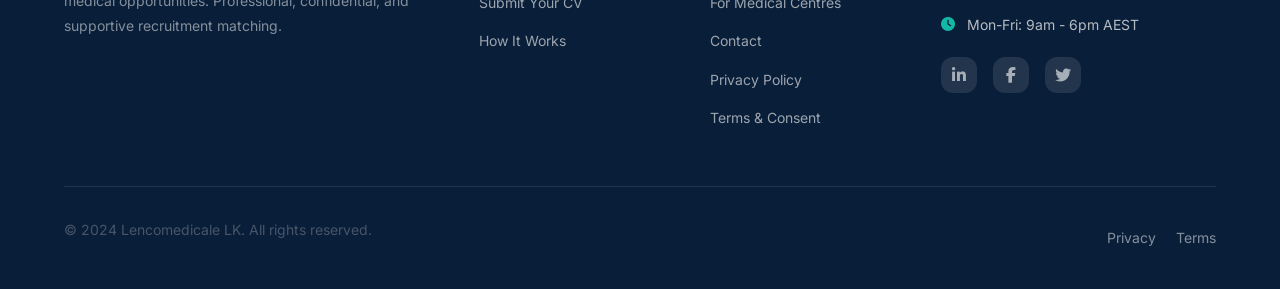
<file: pages/how-it-works.html>
<!DOCTYPE html>
<html lang="en">
<head>
    <meta charset="UTF-8">
    <meta name="viewport" content="width=device-width, initial-scale=1.0">
    <title>How It Works - Our Recruitment Matching Process | Lencomedicale LK</title>
    <meta name="description" content="Learn how our simple 4-step process connects international doctors with Australian medical centres. From CV submission to consent-based introduction.">
    <meta name="keywords" content="doctor recruitment process Australia, how medical recruitment works, IMG recruitment Australia, overseas doctor placement process">
    <link rel="stylesheet" href="../css/styles.css">
    <link rel="preconnect" href="https://fonts.googleapis.com">
    <link rel="preconnect" href="https://fonts.gstatic.com" crossorigin>
    <link href="https://fonts.googleapis.com/css2?family=Inter:wght@300;400;500;600;700;800&display=swap" rel="stylesheet">
    <link rel="stylesheet" href="https://cdnjs.cloudflare.com/ajax/libs/font-awesome/6.5.0/css/all.min.css">
</head>
<body>
    <!-- Header -->
    <header class="header" id="header">
        <div class="container">
            <a href="../index.html" class="logo">
                <div class="logo-mark"><i class="fas fa-plus"></i></div>
                <div class="logo-text">Lencomedicale <span>LK</span></div>
            </a>
            <nav class="nav-links" id="navLinks">
                <a href="../index.html">Home</a>
                <a href="for-doctors.html">For Doctors</a>
                <a href="for-medical-centres.html">For Medical Centres</a>
                <a href="how-it-works.html" class="active">How It Works</a>
                <a href="about.html">About Us</a>
                <a href="contact.html">Contact</a>
            </nav>
            <div class="nav-actions">
                <a href="submit-cv.html" class="btn btn-primary">Submit Your CV</a>
            </div>
            <button class="mobile-toggle" id="mobileToggle" aria-label="Toggle menu">
                <span></span><span></span><span></span>
            </button>
        </div>
    </header>

    <!-- Page Header -->
    <section class="page-header">
        <div class="container">
            <span class="section-badge">How It Works</span>
            <h1>A Simple, Transparent Process</h1>
            <p>Our recruitment matching process is designed to be straightforward, professional, and respectful of your privacy at every stage.</p>
        </div>
    </section>

    <!-- Main Process Timeline -->
    <section class="section">
        <div class="container">
            <div class="section-header">
                <span class="section-badge">For Doctors</span>
                <h2>Your Journey in 4 Simple Steps</h2>
                <p>From first submission to medical centre introduction — here's how we connect you with opportunities.</p>
            </div>

            <!-- Step 1 -->
            <div class="grid-2" style="align-items: center; margin-bottom: var(--space-16);">
                <div>
                    <div style="display: flex; align-items: center; gap: var(--space-4); margin-bottom: var(--space-5);">
                        <div class="step-number" style="margin: 0;">1</div>
                        <h3>Doctor Submits CV</h3>
                    </div>
                    <p class="lead">Complete our secure online form with your professional details, qualifications, and upload your CV.</p>
                    <ul style="display: flex; flex-direction: column; gap: var(--space-3);">
                        <li style="display: flex; align-items: flex-start; gap: var(--space-3);">
                            <i class="fas fa-circle" style="color: var(--teal); font-size: 6px; margin-top: 9px;"></i>
                            <span>Personal and contact details</span>
                        </li>
                        <li style="display: flex; align-items: flex-start; gap: var(--space-3);">
                            <i class="fas fa-circle" style="color: var(--teal); font-size: 6px; margin-top: 9px;"></i>
                            <span>Medical qualifications and specialty</span>
                        </li>
                        <li style="display: flex; align-items: flex-start; gap: var(--space-3);">
                            <i class="fas fa-circle" style="color: var(--teal); font-size: 6px; margin-top: 9px;"></i>
                            <span>Registration status and experience</span>
                        </li>
                        <li style="display: flex; align-items: flex-start; gap: var(--space-3);">
                            <i class="fas fa-circle" style="color: var(--teal); font-size: 6px; margin-top: 9px;"></i>
                            <span>CV/resume upload (PDF or Word)</span>
                        </li>
                        <li style="display: flex; align-items: flex-start; gap: var(--space-3);">
                            <i class="fas fa-circle" style="color: var(--teal); font-size: 6px; margin-top: 9px;"></i>
                            <span>Consent acknowledgements</span>
                        </li>
                    </ul>
                </div>
                <div style="background: var(--gray-50); border-radius: var(--rounded-2xl); padding: var(--space-10); text-align: center;">
                    <i class="fas fa-file-upload" style="font-size: 3.5rem; color: var(--teal); margin-bottom: var(--space-4); display: block;"></i>
                    <h4 style="margin-bottom: var(--space-2);">Secure Submission</h4>
                    <p style="font-size: var(--text-sm); margin-bottom: 0;">Your data is encrypted and stored securely. Only authorised team members can access your information.</p>
                </div>
            </div>

            <!-- Step 2 -->
            <div class="grid-2" style="align-items: center; margin-bottom: var(--space-16);">
                <div style="background: var(--gray-50); border-radius: var(--rounded-2xl); padding: var(--space-10); text-align: center; order: -1;">
                    <i class="fas fa-clipboard-check" style="font-size: 3.5rem; color: var(--teal); margin-bottom: var(--space-4); display: block;"></i>
                    <h4 style="margin-bottom: var(--space-2);">Thorough Review</h4>
                    <p style="font-size: var(--text-sm); margin-bottom: 0;">Every profile is reviewed by our experienced team within 5 business days of submission.</p>
                </div>
                <div>
                    <div style="display: flex; align-items: center; gap: var(--space-4); margin-bottom: var(--space-5);">
                        <div class="step-number" style="margin: 0;">2</div>
                        <h3>We Review Experience &amp; Documents</h3>
                    </div>
                    <p class="lead">Our team carefully assesses your qualifications, experience, registration status, and career preferences.</p>
                    <ul style="display: flex; flex-direction: column; gap: var(--space-3);">
                        <li style="display: flex; align-items: flex-start; gap: var(--space-3);">
                            <i class="fas fa-circle" style="color: var(--teal); font-size: 6px; margin-top: 9px;"></i>
                            <span>Qualification verification</span>
                        </li>
                        <li style="display: flex; align-items: flex-start; gap: var(--space-3);">
                            <i class="fas fa-circle" style="color: var(--teal); font-size: 6px; margin-top: 9px;"></i>
                            <span>Experience and specialty assessment</span>
                        </li>
                        <li style="display: flex; align-items: flex-start; gap: var(--space-3);">
                            <i class="fas fa-circle" style="color: var(--teal); font-size: 6px; margin-top: 9px;"></i>
                            <span>Registration pathway understanding</span>
                        </li>
                        <li style="display: flex; align-items: flex-start; gap: var(--space-3);">
                            <i class="fas fa-circle" style="color: var(--teal); font-size: 6px; margin-top: 9px;"></i>
                            <span>Availability and preference matching</span>
                        </li>
                    </ul>
                </div>
            </div>

            <!-- Step 3 -->
            <div class="grid-2" style="align-items: center; margin-bottom: var(--space-16);">
                <div>
                    <div style="display: flex; align-items: center; gap: var(--space-4); margin-bottom: var(--space-5);">
                        <div class="step-number" style="margin: 0;">3</div>
                        <h3>We Identify Suitable Opportunities</h3>
                    </div>
                    <p class="lead">Based on your profile, we identify medical centres within our network that match your qualifications, specialty, and availability.</p>
                    <ul style="display: flex; flex-direction: column; gap: var(--space-3);">
                        <li style="display: flex; align-items: flex-start; gap: var(--space-3);">
                            <i class="fas fa-circle" style="color: var(--teal); font-size: 6px; margin-top: 9px;"></i>
                            <span>Match specialty with centre requirements</span>
                        </li>
                        <li style="display: flex; align-items: flex-start; gap: var(--space-3);">
                            <i class="fas fa-circle" style="color: var(--teal); font-size: 6px; margin-top: 9px;"></i>
                            <span>Consider experience level and role type</span>
                        </li>
                        <li style="display: flex; align-items: flex-start; gap: var(--space-3);">
                            <i class="fas fa-circle" style="color: var(--teal); font-size: 6px; margin-top: 9px;"></i>
                            <span>Align availability and start date preferences</span>
                        </li>
                        <li style="display: flex; align-items: flex-start; gap: var(--space-3);">
                            <i class="fas fa-circle" style="color: var(--teal); font-size: 6px; margin-top: 9px;"></i>
                            <span>Assess registration pathway compatibility</span>
                        </li>
                    </ul>
                </div>
                <div style="background: var(--gray-50); border-radius: var(--rounded-2xl); padding: var(--space-10); text-align: center;">
                    <i class="fas fa-search-plus" style="font-size: 3.5rem; color: var(--teal); margin-bottom: var(--space-4); display: block;"></i>
                    <h4 style="margin-bottom: var(--space-2);">Intelligent Matching</h4>
                    <p style="font-size: var(--text-sm); margin-bottom: 0;">We don't just send CVs randomly — we carefully match profiles with relevant opportunities.</p>
                </div>
            </div>

            <!-- Step 4 -->
            <div class="grid-2" style="align-items: center;">
                <div style="background: var(--gray-50); border-radius: var(--rounded-2xl); padding: var(--space-10); text-align: center; order: -1;">
                    <i class="fas fa-handshake" style="font-size: 3.5rem; color: var(--teal); margin-bottom: var(--space-4); display: block;"></i>
                    <h4 style="margin-bottom: var(--space-2);">Privacy First</h4>
                    <p style="font-size: var(--text-sm); margin-bottom: 0;">Your CV is only shared with medical centres after your explicit consent. You remain in control.</p>
                </div>
                <div>
                    <div style="display: flex; align-items: center; gap: var(--space-4); margin-bottom: var(--space-5);">
                        <div class="step-number" style="margin: 0;">4</div>
                        <h3>Candidate Introduction with Consent</h3>
                    </div>
                    <p class="lead">We introduce your profile to interested medical centres only after obtaining your explicit consent, ensuring complete privacy throughout.</p>
                    <ul style="display: flex; flex-direction: column; gap: var(--space-3);">
                        <li style="display: flex; align-items: flex-start; gap: var(--space-3);">
                            <i class="fas fa-circle" style="color: var(--teal); font-size: 6px; margin-top: 9px;"></i>
                            <span>We contact you before sharing any information</span>
                        </li>
                        <li style="display: flex; align-items: flex-start; gap: var(--space-3);">
                            <i class="fas fa-circle" style="color: var(--teal); font-size: 6px; margin-top: 9px;"></i>
                            <span>You decide which introductions to proceed with</span>
                        </li>
                        <li style="display: flex; align-items: flex-start; gap: var(--space-3);">
                            <i class="fas fa-circle" style="color: var(--teal); font-size: 6px; margin-top: 9px;"></i>
                            <span>Professional introduction managed by our team</span>
                        </li>
                        <li style="display: flex; align-items: flex-start; gap: var(--space-3);">
                            <i class="fas fa-circle" style="color: var(--teal); font-size: 6px; margin-top: 9px;"></i>
                            <span>Ongoing support throughout the process</span>
                        </li>
                    </ul>
                </div>
            </div>
        </div>
    </section>

    <!-- Key Principles -->
    <section class="section section-alt">
        <div class="container">
            <div class="section-header">
                <span class="section-badge">Our Principles</span>
                <h2>What Guides Our Process</h2>
                <p>Every interaction is built on these core principles</p>
            </div>
            <div class="grid-4">
                <div class="card" style="text-align: center;">
                    <div class="card-icon" style="margin: 0 auto var(--space-4);"><i class="fas fa-lock"></i></div>
                    <h4>Privacy</h4>
                    <p>Your data is never shared without your explicit consent.</p>
                </div>
                <div class="card" style="text-align: center;">
                    <div class="card-icon" style="margin: 0 auto var(--space-4);"><i class="fas fa-eye"></i></div>
                    <h4>Transparency</h4>
                    <p>Clear communication at every stage of the process.</p>
                </div>
                <div class="card" style="text-align: center;">
                    <div class="card-icon" style="margin: 0 auto var(--space-4);"><i class="fas fa-award"></i></div>
                    <h4>Professionalism</h4>
                    <p>Handled by experienced healthcare recruitment professionals.</p>
                </div>
                <div class="card" style="text-align: center;">
                    <div class="card-icon" style="margin: 0 auto var(--space-4);"><i class="fas fa-heart"></i></div>
                    <h4>Respect</h4>
                    <p>We value your time, career goals, and personal circumstances.</p>
                </div>
            </div>
        </div>
    </section>

    <!-- FAQ -->
    <section class="section">
        <div class="container">
            <div class="container-sm">
                <div class="section-header">
                    <span class="section-badge">FAQ</span>
                    <h2>Common Questions</h2>
                </div>

                <div class="form-card" style="margin-bottom: var(--space-5);">
                    <h4 style="margin-bottom: var(--space-3);">Is there a fee for doctors to submit their CV?</h4>
                    <p style="margin-bottom: 0;">No. Submitting your CV and using our matching service is completely free for doctors.</p>
                </div>

                <div class="form-card" style="margin-bottom: var(--space-5);">
                    <h4 style="margin-bottom: var(--space-3);">Will my CV be listed publicly?</h4>
                    <p style="margin-bottom: 0;">Never. Your profile is stored securely and only shared with specific medical centres after you give your consent.</p>
                </div>

                <div class="form-card" style="margin-bottom: var(--space-5);">
                    <h4 style="margin-bottom: var(--space-3);">Do you guarantee a job placement?</h4>
                    <p style="margin-bottom: 0;">No. We help connect and introduce profiles — final hiring decisions are made by medical centres based on their own requirements, and opportunities depend on suitability, registration, and availability.</p>
                </div>

                <div class="form-card" style="margin-bottom: var(--space-5);">
                    <h4 style="margin-bottom: var(--space-3);">Can I request my data be deleted?</h4>
                    <p style="margin-bottom: 0;">Yes. You can request deletion of your data at any time by contacting us. We will remove your information from our systems promptly.</p>
                </div>

                <div class="form-card">
                    <h4 style="margin-bottom: var(--space-3);">Do I need to be in Australia already?</h4>
                    <p style="margin-bottom: 0;">No. We accept submissions from doctors currently overseas, recently arrived in Australia, or already in Australia looking for new opportunities.</p>
                </div>
            </div>
        </div>
    </section>

    <!-- CTA -->
    <section class="section section-alt">
        <div class="container">
            <div class="cta-banner">
                <h2>Ready to Get Started?</h2>
                <p>Submit your CV today and take the first step towards connecting with Australian healthcare opportunities.</p>
                <div class="cta-actions">
                    <a href="submit-cv.html" class="btn btn-white btn-lg">
                        Submit Your CV <i class="fas fa-arrow-right"></i>
                    </a>
                    <a href="contact.html" class="btn btn-outline btn-lg" style="border-color: rgba(255,255,255,0.3); color: var(--white);">
                        Ask a Question
                    </a>
                </div>
            </div>
        </div>
    </section>

    <!-- Footer -->
    <footer class="footer">
        <div class="container">
            <div class="footer-grid">
                <div class="footer-brand">
                    <a href="../index.html" class="logo">
                        <div class="logo-mark"><i class="fas fa-plus"></i></div>
                        <div class="logo-text" style="color: var(--white);">Lencomedicale <span>LK</span></div>
                    </a>
                    <p>Connecting international doctors with Australian medical opportunities. Professional, confidential, and supportive recruitment matching.</p>
                </div>
                <div class="footer-links">
                    <h4>For Doctors</h4>
                    <ul>
                        <li><a href="for-doctors.html">Doctor Information</a></li>
                        <li><a href="submit-cv.html">Submit Your CV</a></li>
                        <li><a href="how-it-works.html">How It Works</a></li>
                    </ul>
                </div>
                <div class="footer-links">
                    <h4>Company</h4>
                    <ul>
                        <li><a href="about.html">About Us</a></li>
                        <li><a href="for-medical-centres.html">For Medical Centres</a></li>
                        <li><a href="contact.html">Contact</a></li>
                        <li><a href="privacy-policy.html">Privacy Policy</a></li>
                        <li><a href="terms.html">Terms &amp; Consent</a></li>
                    </ul>
                </div>
                <div class="footer-contact">
                    <h4>Get in Touch</h4>
                    <ul>
                        <li><i class="fas fa-envelope"></i><span>info@lencomedicale.lk</span></li>
                        <li><i class="fab fa-whatsapp"></i><span>+94 77 123 4567</span></li>
                        <li><i class="fas fa-clock"></i><span>Mon-Fri: 9am - 6pm AEST</span></li>
                    </ul>
                    <div class="footer-social" style="margin-top: var(--space-5);">
                        <a href="#" aria-label="LinkedIn"><i class="fab fa-linkedin-in"></i></a>
                        <a href="#" aria-label="Facebook"><i class="fab fa-facebook-f"></i></a>
                        <a href="#" aria-label="Twitter"><i class="fab fa-twitter"></i></a>
                    </div>
                </div>
            </div>
            <div class="footer-bottom">
                <p>&copy; 2024 Lencomedicale LK. All rights reserved.</p>
                <div>
                    <a href="privacy-policy.html" style="color: rgba(255,255,255,0.5); margin-right: var(--space-4);">Privacy</a>
                    <a href="terms.html" style="color: rgba(255,255,255,0.5);">Terms</a>
                </div>
            </div>
        </div>
    </footer>

    <script src="../js/main.js"></script>
</body>
</html>
</file>
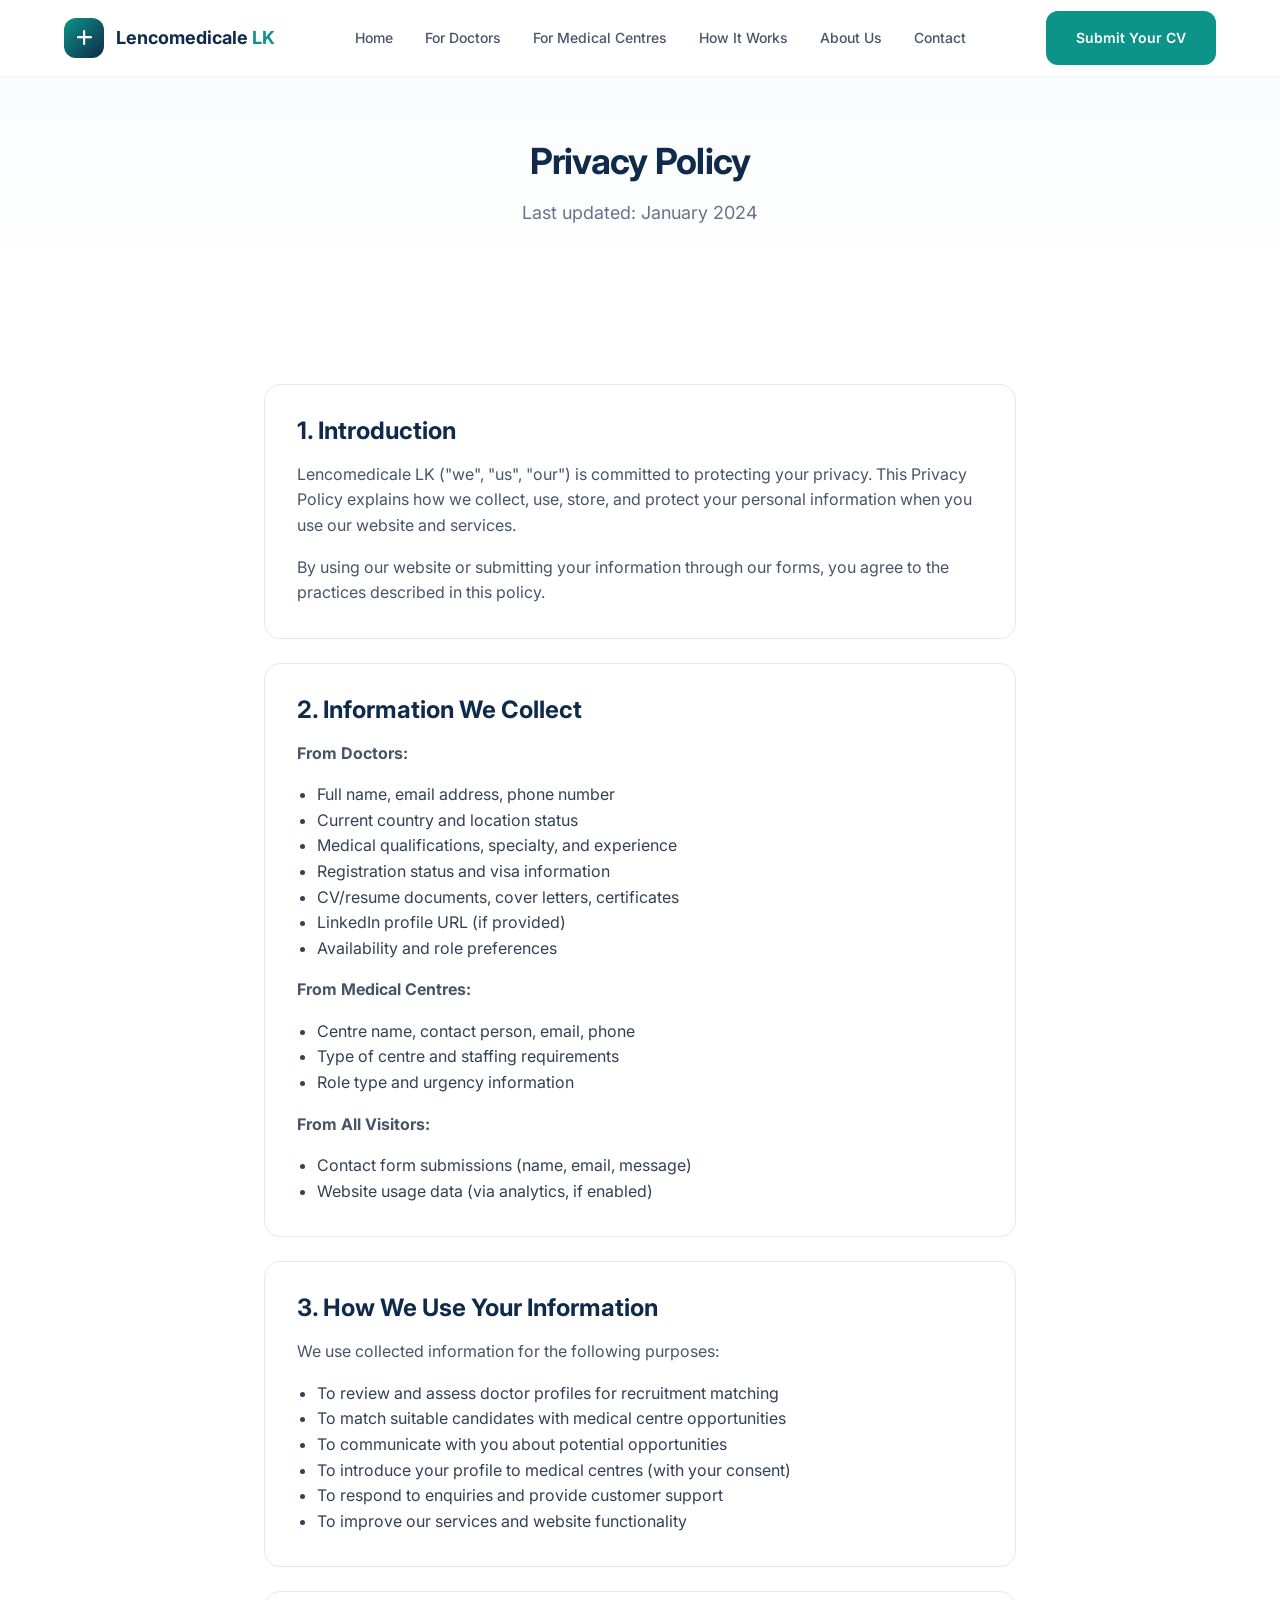
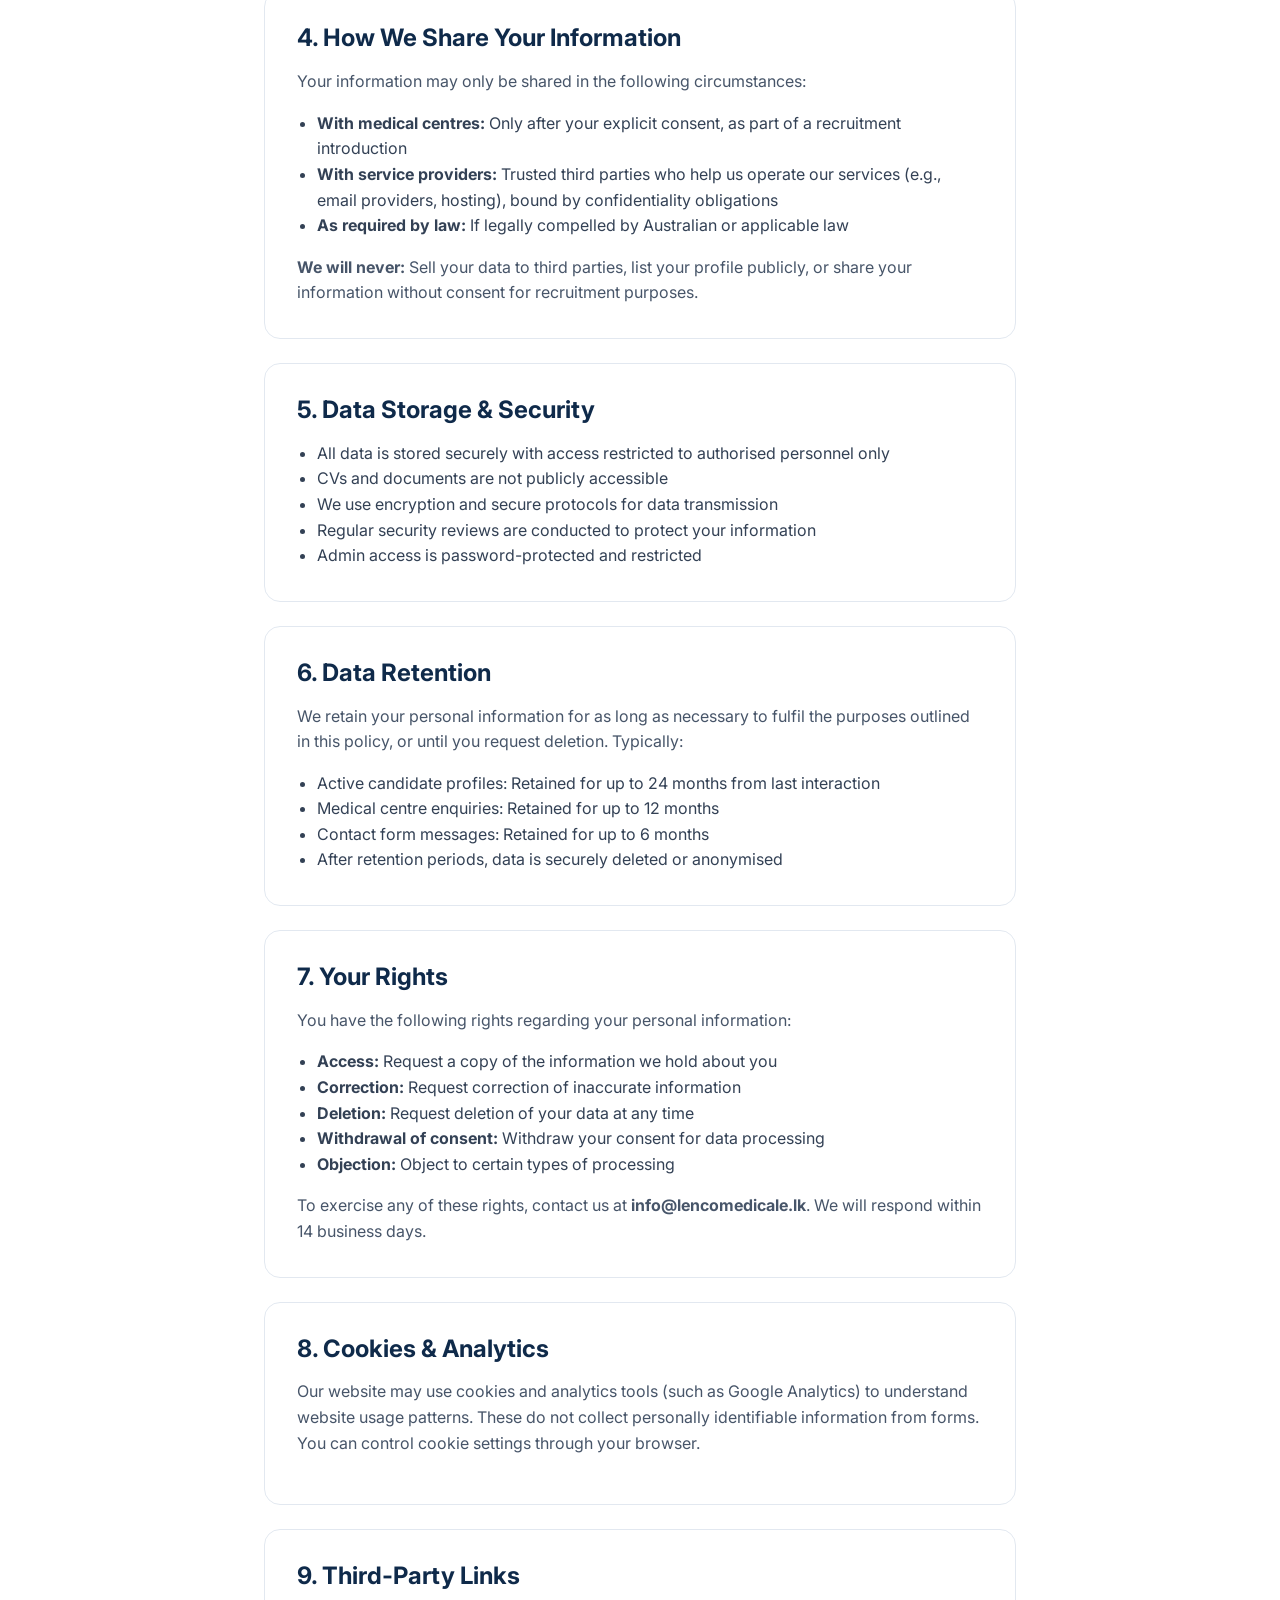
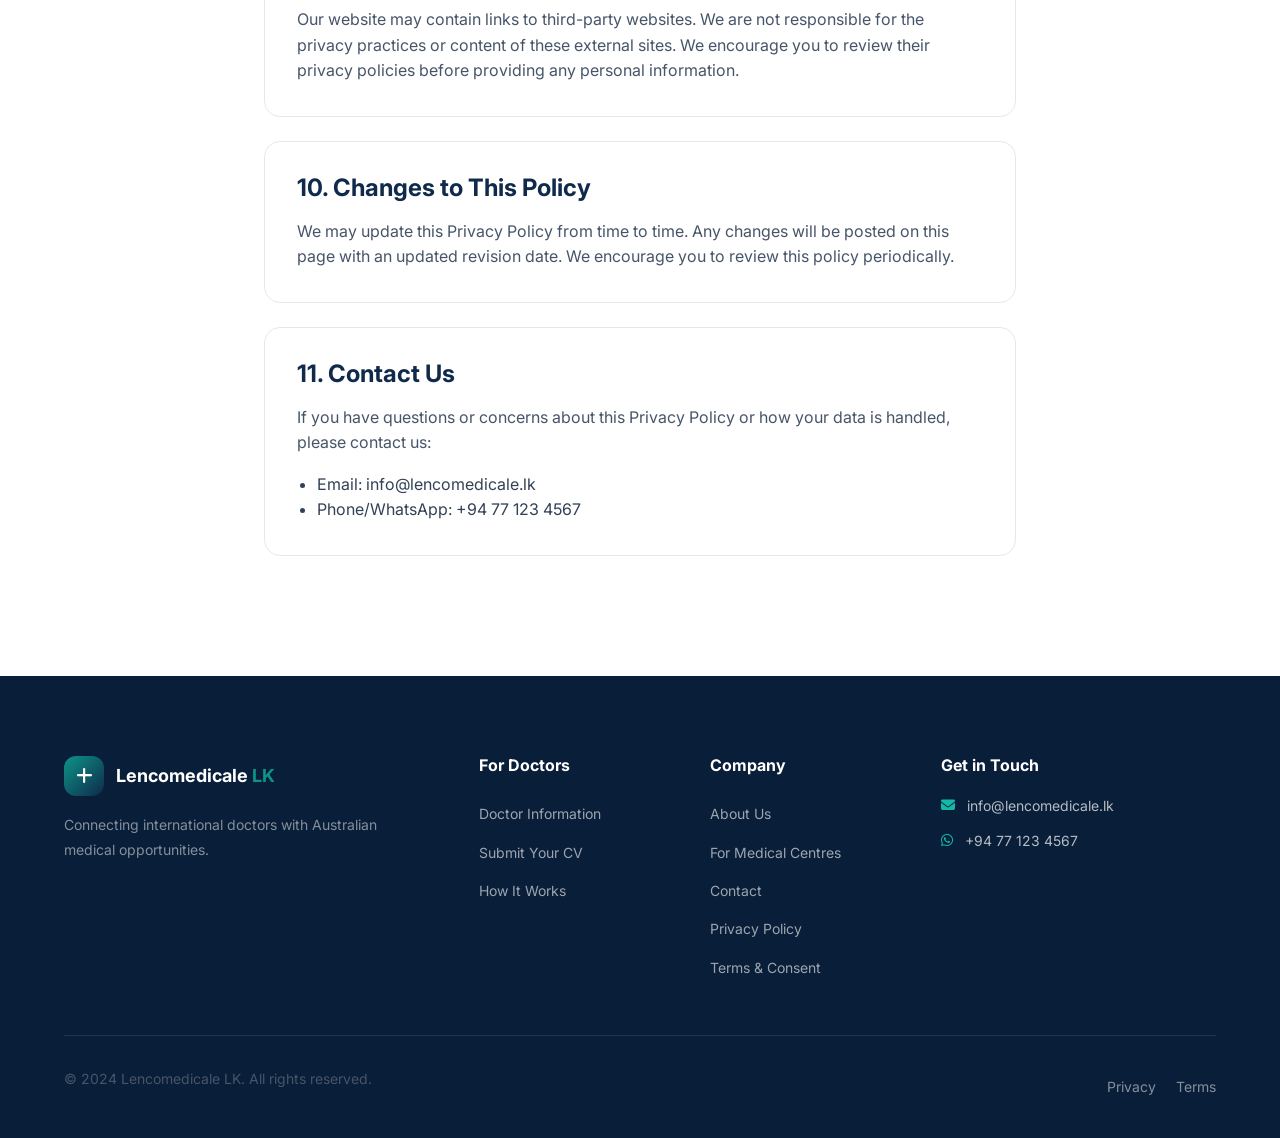
<file: pages/privacy-policy.html>
<!DOCTYPE html>
<html lang="en">
<head>
    <meta charset="UTF-8">
    <meta name="viewport" content="width=device-width, initial-scale=1.0">
    <title>Privacy Policy | Lencomedicale LK</title>
    <meta name="description" content="Privacy Policy for Lencomedicale LK. Learn how we collect, use, store, and protect your personal information and CV data.">
    <link rel="stylesheet" href="../css/styles.css">
    <link rel="preconnect" href="https://fonts.googleapis.com">
    <link rel="preconnect" href="https://fonts.gstatic.com" crossorigin>
    <link href="https://fonts.googleapis.com/css2?family=Inter:wght@300;400;500;600;700;800&display=swap" rel="stylesheet">
    <link rel="stylesheet" href="https://cdnjs.cloudflare.com/ajax/libs/font-awesome/6.5.0/css/all.min.css">
</head>
<body>
    <!-- Header -->
    <header class="header" id="header">
        <div class="container">
            <a href="../index.html" class="logo">
                <div class="logo-mark"><i class="fas fa-plus"></i></div>
                <div class="logo-text">Lencomedicale <span>LK</span></div>
            </a>
            <nav class="nav-links" id="navLinks">
                <a href="../index.html">Home</a>
                <a href="for-doctors.html">For Doctors</a>
                <a href="for-medical-centres.html">For Medical Centres</a>
                <a href="how-it-works.html">How It Works</a>
                <a href="about.html">About Us</a>
                <a href="contact.html">Contact</a>
            </nav>
            <div class="nav-actions">
                <a href="submit-cv.html" class="btn btn-primary">Submit Your CV</a>
            </div>
            <button class="mobile-toggle" id="mobileToggle" aria-label="Toggle menu">
                <span></span><span></span><span></span>
            </button>
        </div>
    </header>

    <!-- Page Header -->
    <section class="page-header">
        <div class="container">
            <h1>Privacy Policy</h1>
            <p>Last updated: January 2024</p>
        </div>
    </section>

    <!-- Content -->
    <section class="section">
        <div class="container-sm">
            <div class="form-card" style="margin-bottom: var(--space-6);">
                <h3 style="margin-bottom: var(--space-4);">1. Introduction</h3>
                <p>Lencomedicale LK ("we", "us", "our") is committed to protecting your privacy. This Privacy Policy explains how we collect, use, store, and protect your personal information when you use our website and services.</p>
                <p style="margin-bottom: 0;">By using our website or submitting your information through our forms, you agree to the practices described in this policy.</p>
            </div>

            <div class="form-card" style="margin-bottom: var(--space-6);">
                <h3 style="margin-bottom: var(--space-4);">2. Information We Collect</h3>
                <p><strong>From Doctors:</strong></p>
                <ul style="margin-bottom: var(--space-4); padding-left: var(--space-5); list-style: disc;">
                    <li>Full name, email address, phone number</li>
                    <li>Current country and location status</li>
                    <li>Medical qualifications, specialty, and experience</li>
                    <li>Registration status and visa information</li>
                    <li>CV/resume documents, cover letters, certificates</li>
                    <li>LinkedIn profile URL (if provided)</li>
                    <li>Availability and role preferences</li>
                </ul>
                <p><strong>From Medical Centres:</strong></p>
                <ul style="margin-bottom: var(--space-4); padding-left: var(--space-5); list-style: disc;">
                    <li>Centre name, contact person, email, phone</li>
                    <li>Type of centre and staffing requirements</li>
                    <li>Role type and urgency information</li>
                </ul>
                <p><strong>From All Visitors:</strong></p>
                <ul style="padding-left: var(--space-5); list-style: disc; margin-bottom: 0;">
                    <li>Contact form submissions (name, email, message)</li>
                    <li>Website usage data (via analytics, if enabled)</li>
                </ul>
            </div>

            <div class="form-card" style="margin-bottom: var(--space-6);">
                <h3 style="margin-bottom: var(--space-4);">3. How We Use Your Information</h3>
                <p>We use collected information for the following purposes:</p>
                <ul style="padding-left: var(--space-5); list-style: disc; margin-bottom: 0;">
                    <li>To review and assess doctor profiles for recruitment matching</li>
                    <li>To match suitable candidates with medical centre opportunities</li>
                    <li>To communicate with you about potential opportunities</li>
                    <li>To introduce your profile to medical centres (with your consent)</li>
                    <li>To respond to enquiries and provide customer support</li>
                    <li>To improve our services and website functionality</li>
                </ul>
            </div>

            <div class="form-card" style="margin-bottom: var(--space-6);">
                <h3 style="margin-bottom: var(--space-4);">4. How We Share Your Information</h3>
                <p>Your information may only be shared in the following circumstances:</p>
                <ul style="padding-left: var(--space-5); list-style: disc; margin-bottom: var(--space-4);">
                    <li><strong>With medical centres:</strong> Only after your explicit consent, as part of a recruitment introduction</li>
                    <li><strong>With service providers:</strong> Trusted third parties who help us operate our services (e.g., email providers, hosting), bound by confidentiality obligations</li>
                    <li><strong>As required by law:</strong> If legally compelled by Australian or applicable law</li>
                </ul>
                <p style="margin-bottom: 0;"><strong>We will never:</strong> Sell your data to third parties, list your profile publicly, or share your information without consent for recruitment purposes.</p>
            </div>

            <div class="form-card" style="margin-bottom: var(--space-6);">
                <h3 style="margin-bottom: var(--space-4);">5. Data Storage &amp; Security</h3>
                <ul style="padding-left: var(--space-5); list-style: disc; margin-bottom: 0;">
                    <li>All data is stored securely with access restricted to authorised personnel only</li>
                    <li>CVs and documents are not publicly accessible</li>
                    <li>We use encryption and secure protocols for data transmission</li>
                    <li>Regular security reviews are conducted to protect your information</li>
                    <li>Admin access is password-protected and restricted</li>
                </ul>
            </div>

            <div class="form-card" style="margin-bottom: var(--space-6);">
                <h3 style="margin-bottom: var(--space-4);">6. Data Retention</h3>
                <p>We retain your personal information for as long as necessary to fulfil the purposes outlined in this policy, or until you request deletion. Typically:</p>
                <ul style="padding-left: var(--space-5); list-style: disc; margin-bottom: 0;">
                    <li>Active candidate profiles: Retained for up to 24 months from last interaction</li>
                    <li>Medical centre enquiries: Retained for up to 12 months</li>
                    <li>Contact form messages: Retained for up to 6 months</li>
                    <li>After retention periods, data is securely deleted or anonymised</li>
                </ul>
            </div>

            <div class="form-card" style="margin-bottom: var(--space-6);">
                <h3 style="margin-bottom: var(--space-4);">7. Your Rights</h3>
                <p>You have the following rights regarding your personal information:</p>
                <ul style="padding-left: var(--space-5); list-style: disc; margin-bottom: var(--space-4);">
                    <li><strong>Access:</strong> Request a copy of the information we hold about you</li>
                    <li><strong>Correction:</strong> Request correction of inaccurate information</li>
                    <li><strong>Deletion:</strong> Request deletion of your data at any time</li>
                    <li><strong>Withdrawal of consent:</strong> Withdraw your consent for data processing</li>
                    <li><strong>Objection:</strong> Object to certain types of processing</li>
                </ul>
                <p style="margin-bottom: 0;">To exercise any of these rights, contact us at <strong>info@lencomedicale.lk</strong>. We will respond within 14 business days.</p>
            </div>

            <div class="form-card" style="margin-bottom: var(--space-6);">
                <h3 style="margin-bottom: var(--space-4);">8. Cookies &amp; Analytics</h3>
                <p>Our website may use cookies and analytics tools (such as Google Analytics) to understand website usage patterns. These do not collect personally identifiable information from forms. You can control cookie settings through your browser.</p>
            </div>

            <div class="form-card" style="margin-bottom: var(--space-6);">
                <h3 style="margin-bottom: var(--space-4);">9. Third-Party Links</h3>
                <p style="margin-bottom: 0;">Our website may contain links to third-party websites. We are not responsible for the privacy practices or content of these external sites. We encourage you to review their privacy policies before providing any personal information.</p>
            </div>

            <div class="form-card" style="margin-bottom: var(--space-6);">
                <h3 style="margin-bottom: var(--space-4);">10. Changes to This Policy</h3>
                <p style="margin-bottom: 0;">We may update this Privacy Policy from time to time. Any changes will be posted on this page with an updated revision date. We encourage you to review this policy periodically.</p>
            </div>

            <div class="form-card">
                <h3 style="margin-bottom: var(--space-4);">11. Contact Us</h3>
                <p>If you have questions or concerns about this Privacy Policy or how your data is handled, please contact us:</p>
                <ul style="padding-left: var(--space-5); list-style: disc; margin-bottom: 0;">
                    <li>Email: info@lencomedicale.lk</li>
                    <li>Phone/WhatsApp: +94 77 123 4567</li>
                </ul>
            </div>
        </div>
    </section>

    <!-- Footer -->
    <footer class="footer">
        <div class="container">
            <div class="footer-grid">
                <div class="footer-brand">
                    <a href="../index.html" class="logo">
                        <div class="logo-mark"><i class="fas fa-plus"></i></div>
                        <div class="logo-text" style="color: var(--white);">Lencomedicale <span>LK</span></div>
                    </a>
                    <p>Connecting international doctors with Australian medical opportunities.</p>
                </div>
                <div class="footer-links">
                    <h4>For Doctors</h4>
                    <ul>
                        <li><a href="for-doctors.html">Doctor Information</a></li>
                        <li><a href="submit-cv.html">Submit Your CV</a></li>
                        <li><a href="how-it-works.html">How It Works</a></li>
                    </ul>
                </div>
                <div class="footer-links">
                    <h4>Company</h4>
                    <ul>
                        <li><a href="about.html">About Us</a></li>
                        <li><a href="for-medical-centres.html">For Medical Centres</a></li>
                        <li><a href="contact.html">Contact</a></li>
                        <li><a href="privacy-policy.html">Privacy Policy</a></li>
                        <li><a href="terms.html">Terms &amp; Consent</a></li>
                    </ul>
                </div>
                <div class="footer-contact">
                    <h4>Get in Touch</h4>
                    <ul>
                        <li><i class="fas fa-envelope"></i><span>info@lencomedicale.lk</span></li>
                        <li><i class="fab fa-whatsapp"></i><span>+94 77 123 4567</span></li>
                    </ul>
                </div>
            </div>
            <div class="footer-bottom">
                <p>&copy; 2024 Lencomedicale LK. All rights reserved.</p>
                <div>
                    <a href="privacy-policy.html" style="color: rgba(255,255,255,0.5); margin-right: var(--space-4);">Privacy</a>
                    <a href="terms.html" style="color: rgba(255,255,255,0.5);">Terms</a>
                </div>
            </div>
        </div>
    </footer>

    <script src="../js/main.js"></script>
</body>
</html>
</file>
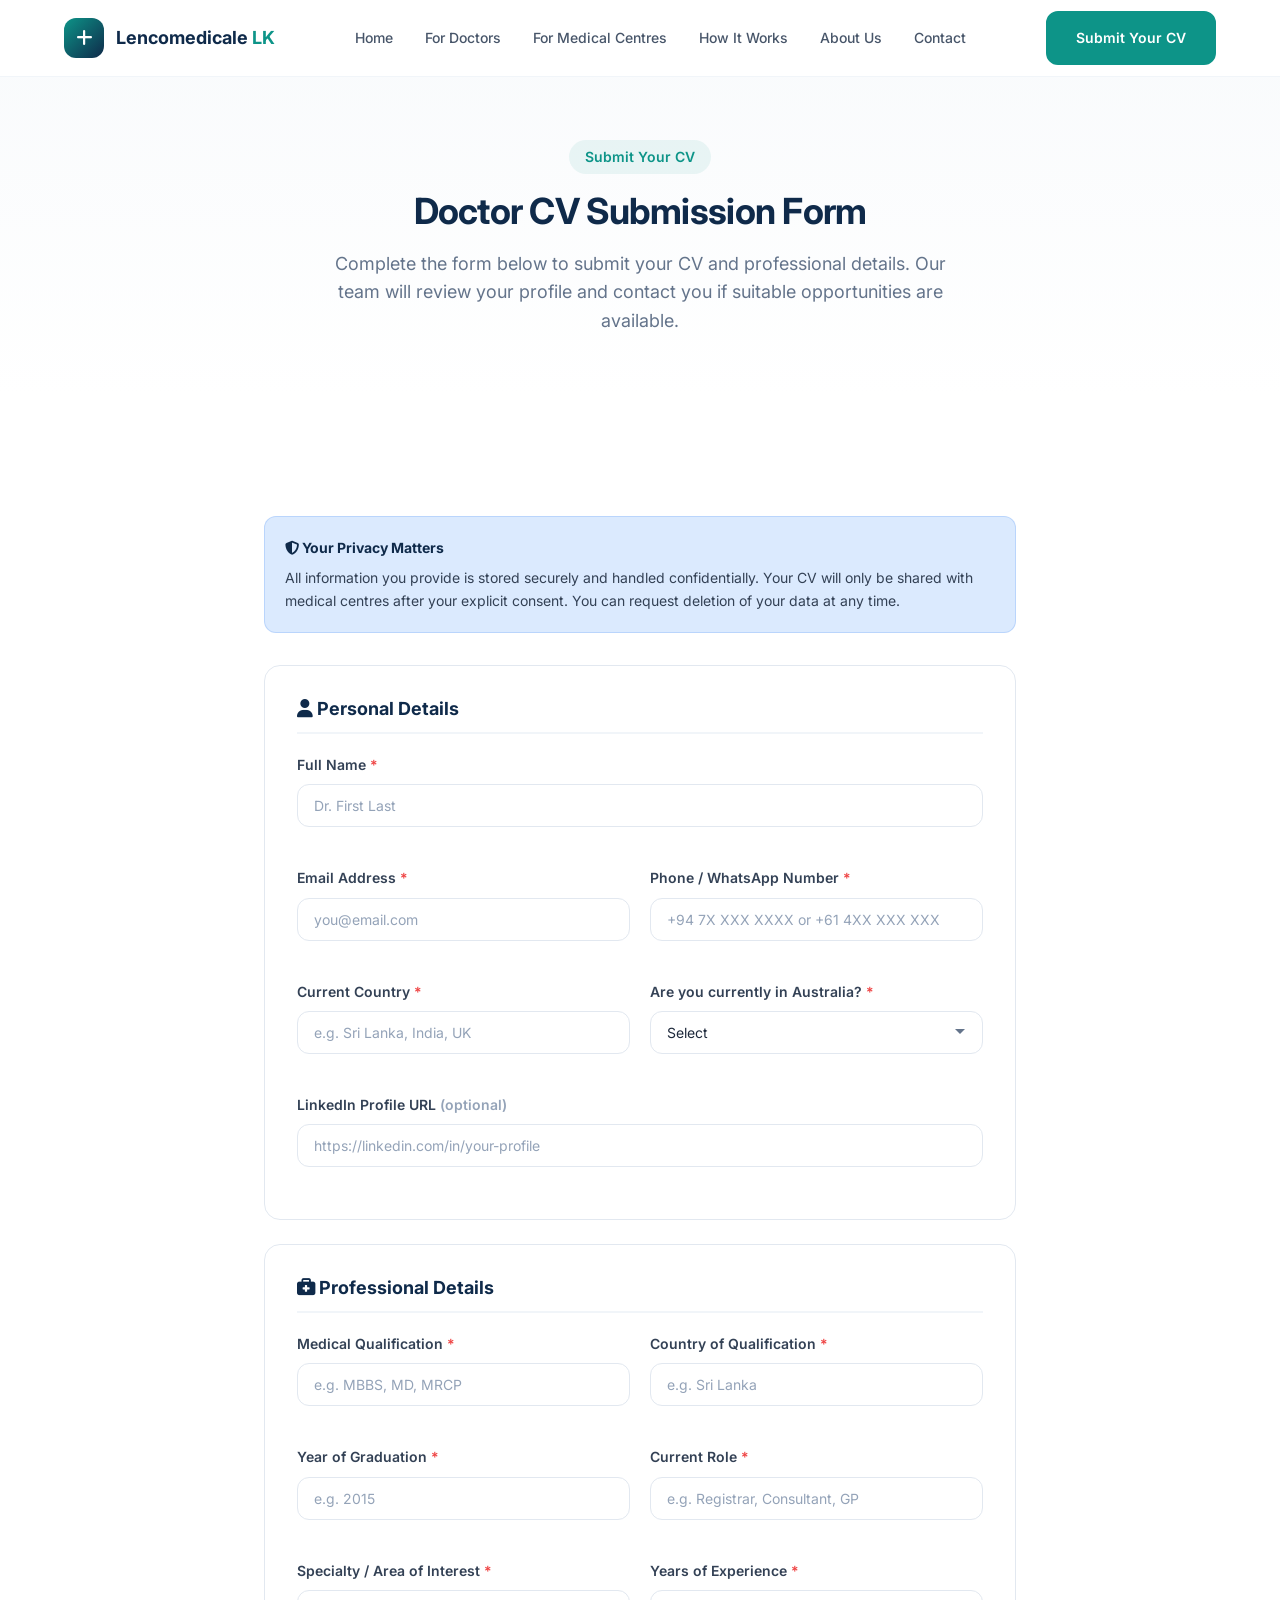
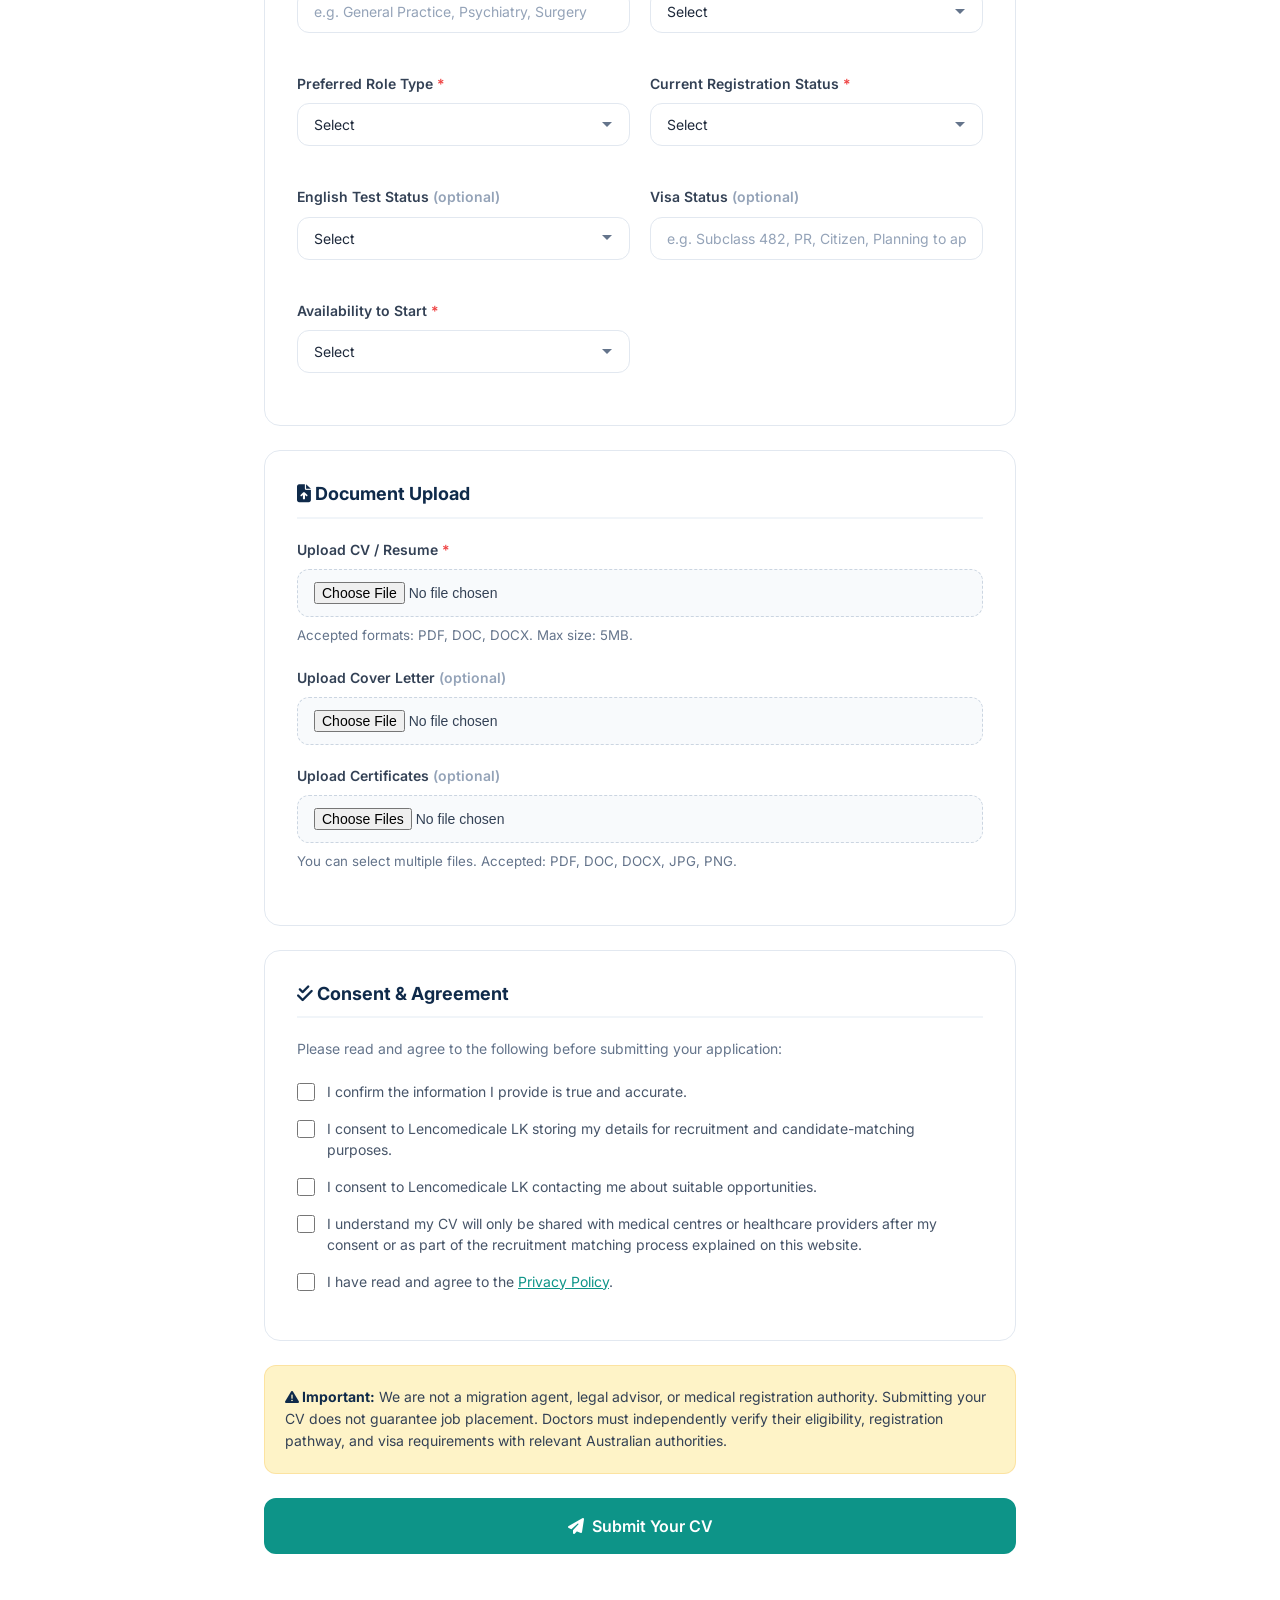
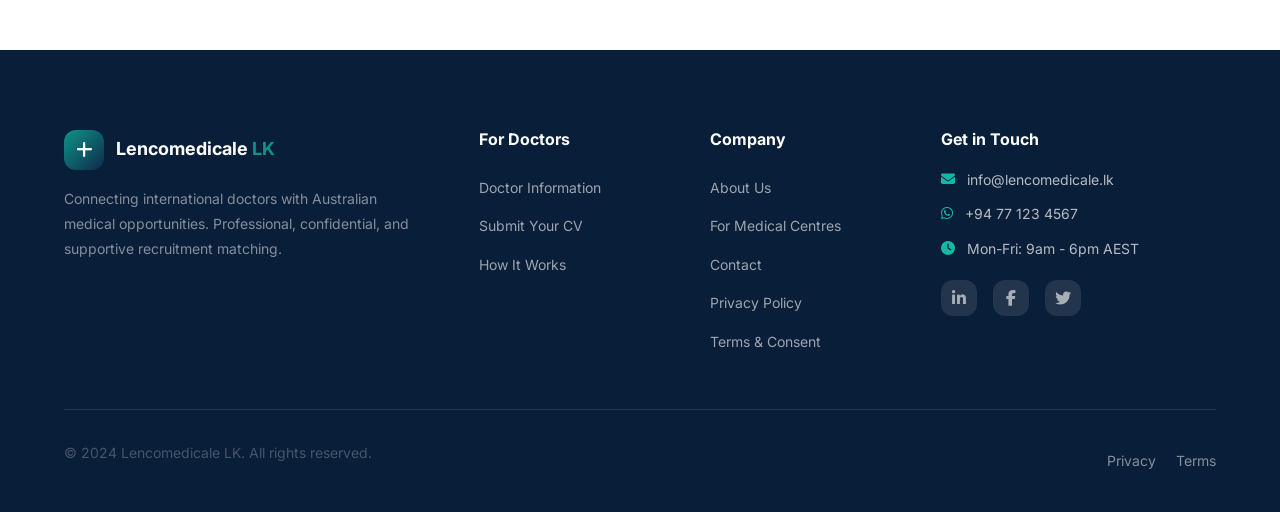
<file: pages/submit-cv.html>
<!DOCTYPE html>
<html lang="en">
<head>
    <meta charset="UTF-8">
    <meta name="viewport" content="width=device-width, initial-scale=1.0">
    <title>Submit Your CV - Doctor Registration | Lencomedicale LK</title>
    <meta name="description" content="Submit your CV and professional details to explore Australian medical opportunities. Secure, confidential, and free for doctors.">
    <meta name="keywords" content="submit doctor CV Australia, overseas doctor registration, IMG CV submission, doctor recruitment form Australia">
    <link rel="stylesheet" href="../css/styles.css">
    <link rel="preconnect" href="https://fonts.googleapis.com">
    <link rel="preconnect" href="https://fonts.gstatic.com" crossorigin>
    <link href="https://fonts.googleapis.com/css2?family=Inter:wght@300;400;500;600;700;800&display=swap" rel="stylesheet">
    <link rel="stylesheet" href="https://cdnjs.cloudflare.com/ajax/libs/font-awesome/6.5.0/css/all.min.css">
</head>
<body>
    <!-- Header -->
    <header class="header" id="header">
        <div class="container">
            <a href="../index.html" class="logo">
                <div class="logo-mark"><i class="fas fa-plus"></i></div>
                <div class="logo-text">Lencomedicale <span>LK</span></div>
            </a>
            <nav class="nav-links" id="navLinks">
                <a href="../index.html">Home</a>
                <a href="for-doctors.html">For Doctors</a>
                <a href="for-medical-centres.html">For Medical Centres</a>
                <a href="how-it-works.html">How It Works</a>
                <a href="about.html">About Us</a>
                <a href="contact.html">Contact</a>
            </nav>
            <div class="nav-actions">
                <a href="submit-cv.html" class="btn btn-primary">Submit Your CV</a>
            </div>
            <button class="mobile-toggle" id="mobileToggle" aria-label="Toggle menu">
                <span></span><span></span><span></span>
            </button>
        </div>
    </header>

    <!-- Page Header -->
    <section class="page-header">
        <div class="container">
            <span class="section-badge">Submit Your CV</span>
            <h1>Doctor CV Submission Form</h1>
            <p>Complete the form below to submit your CV and professional details. Our team will review your profile and contact you if suitable opportunities are available.</p>
        </div>
    </section>

    <!-- CV Form -->
    <section class="section">
        <div class="container">
            <div class="container-sm">

                <!-- Important Notice -->
                <div class="notice" style="margin-bottom: var(--space-8);">
                    <p><strong><i class="fas fa-shield-alt"></i> Your Privacy Matters</strong></p>
                    <p style="margin-top: var(--space-2); margin-bottom: 0;">All information you provide is stored securely and handled confidentially. Your CV will only be shared with medical centres after your explicit consent. You can request deletion of your data at any time.</p>
                </div>

                <!-- Form -->
                <div id="cvFormCard">
                    <form id="cvSubmissionForm">

                        <!-- Section: Personal Details -->
                        <div class="form-card">
                            <h5 class="form-section-title"><i class="fas fa-user"></i> Personal Details</h5>
                            <div class="form-grid">
                                <div class="form-group" style="grid-column: span 2;">
                                    <label class="form-label">Full Name <span class="required">*</span></label>
                                    <input type="text" class="form-input" name="fullName" required placeholder="Dr. First Last">
                                </div>
                                <div class="form-group">
                                    <label class="form-label">Email Address <span class="required">*</span></label>
                                    <input type="email" class="form-input" name="email" required placeholder="you@email.com">
                                </div>
                                <div class="form-group">
                                    <label class="form-label">Phone / WhatsApp Number <span class="required">*</span></label>
                                    <input type="tel" class="form-input" name="phone" required placeholder="+94 7X XXX XXXX or +61 4XX XXX XXX">
                                </div>
                                <div class="form-group">
                                    <label class="form-label">Current Country <span class="required">*</span></label>
                                    <input type="text" class="form-input" name="currentCountry" required placeholder="e.g. Sri Lanka, India, UK">
                                </div>
                                <div class="form-group">
                                    <label class="form-label">Are you currently in Australia? <span class="required">*</span></label>
                                    <select class="form-select" name="inAustralia" required>
                                        <option value="">Select</option>
                                        <option value="yes">Yes</option>
                                        <option value="no">No</option>
                                    </select>
                                </div>
                                <div class="form-group" style="grid-column: span 2;">
                                    <label class="form-label">LinkedIn Profile URL <span style="color: var(--gray-400);">(optional)</span></label>
                                    <input type="url" class="form-input" name="linkedin" placeholder="https://linkedin.com/in/your-profile">
                                </div>
                            </div>
                        </div>

                        <!-- Section: Professional Details -->
                        <div class="form-card">
                            <h5 class="form-section-title"><i class="fas fa-briefcase-medical"></i> Professional Details</h5>
                            <div class="form-grid">
                                <div class="form-group">
                                    <label class="form-label">Medical Qualification <span class="required">*</span></label>
                                    <input type="text" class="form-input" name="qualification" required placeholder="e.g. MBBS, MD, MRCP">
                                </div>
                                <div class="form-group">
                                    <label class="form-label">Country of Qualification <span class="required">*</span></label>
                                    <input type="text" class="form-input" name="qualificationCountry" required placeholder="e.g. Sri Lanka">
                                </div>
                                <div class="form-group">
                                    <label class="form-label">Year of Graduation <span class="required">*</span></label>
                                    <input type="number" class="form-input" name="graduationYear" required min="1970" max="2025" placeholder="e.g. 2015">
                                </div>
                                <div class="form-group">
                                    <label class="form-label">Current Role <span class="required">*</span></label>
                                    <input type="text" class="form-input" name="currentRole" required placeholder="e.g. Registrar, Consultant, GP">
                                </div>
                                <div class="form-group">
                                    <label class="form-label">Specialty / Area of Interest <span class="required">*</span></label>
                                    <input type="text" class="form-input" name="specialty" required placeholder="e.g. General Practice, Psychiatry, Surgery">
                                </div>
                                <div class="form-group">
                                    <label class="form-label">Years of Experience <span class="required">*</span></label>
                                    <select class="form-select" name="experience" required>
                                        <option value="">Select</option>
                                        <option value="1-2">1-2 years</option>
                                        <option value="3-5">3-5 years</option>
                                        <option value="5-10">5-10 years</option>
                                        <option value="10-15">10-15 years</option>
                                        <option value="15+">15+ years</option>
                                    </select>
                                </div>
                                <div class="form-group">
                                    <label class="form-label">Preferred Role Type <span class="required">*</span></label>
                                    <select class="form-select" name="roleType" required>
                                        <option value="">Select</option>
                                        <option value="permanent">Permanent</option>
                                        <option value="locum">Locum</option>
                                        <option value="part-time">Part-time</option>
                                        <option value="full-time">Full-time</option>
                                        <option value="open">Open to discuss</option>
                                    </select>
                                </div>
                                <div class="form-group">
                                    <label class="form-label">Current Registration Status <span class="required">*</span></label>
                                    <select class="form-select" name="registrationStatus" required>
                                        <option value="">Select</option>
                                        <option value="ahpra-registered">AHPRA Registered</option>
                                        <option value="amc-started">AMC Pathway Started</option>
                                        <option value="amc-completed">AMC Exams Completed</option>
                                        <option value="specialist-pathway">Specialist Pathway</option>
                                        <option value="not-started">Not Started Yet</option>
                                        <option value="not-sure">Not Sure</option>
                                    </select>
                                </div>
                                <div class="form-group">
                                    <label class="form-label">English Test Status <span style="color: var(--gray-400);">(optional)</span></label>
                                    <select class="form-select" name="englishTest">
                                        <option value="">Select</option>
                                        <option value="ielts-completed">IELTS Completed</option>
                                        <option value="oet-completed">OET Completed</option>
                                        <option value="not-completed">Not Completed</option>
                                        <option value="not-applicable">Not Applicable</option>
                                    </select>
                                </div>
                                <div class="form-group">
                                    <label class="form-label">Visa Status <span style="color: var(--gray-400);">(optional)</span></label>
                                    <input type="text" class="form-input" name="visaStatus" placeholder="e.g. Subclass 482, PR, Citizen, Planning to apply">
                                </div>
                                <div class="form-group">
                                    <label class="form-label">Availability to Start <span class="required">*</span></label>
                                    <select class="form-select" name="availability" required>
                                        <option value="">Select</option>
                                        <option value="immediately">Immediately</option>
                                        <option value="1-month">Within 1 month</option>
                                        <option value="3-months">Within 3 months</option>
                                        <option value="6-months">Within 6 months</option>
                                        <option value="12-months">Within 12 months</option>
                                        <option value="flexible">Flexible / Not sure yet</option>
                                    </select>
                                </div>
                            </div>
                        </div>

                        <!-- Section: Document Upload -->
                        <div class="form-card">
                            <h5 class="form-section-title"><i class="fas fa-file-upload"></i> Document Upload</h5>
                            <div class="form-group">
                                <label class="form-label">Upload CV / Resume <span class="required">*</span></label>
                                <div class="form-file">
                                    <input type="file" name="cvFile" accept=".pdf,.doc,.docx" required>
                                </div>
                                <small style="color: var(--gray-500); margin-top: var(--space-2); display: block;">Accepted formats: PDF, DOC, DOCX. Max size: 5MB.</small>
                            </div>
                            <div class="form-group">
                                <label class="form-label">Upload Cover Letter <span style="color: var(--gray-400);">(optional)</span></label>
                                <div class="form-file">
                                    <input type="file" name="coverLetter" accept=".pdf,.doc,.docx">
                                </div>
                            </div>
                            <div class="form-group">
                                <label class="form-label">Upload Certificates <span style="color: var(--gray-400);">(optional)</span></label>
                                <div class="form-file">
                                    <input type="file" name="certificates" accept=".pdf,.doc,.docx,.jpg,.png" multiple>
                                </div>
                                <small style="color: var(--gray-500); margin-top: var(--space-2); display: block;">You can select multiple files. Accepted: PDF, DOC, DOCX, JPG, PNG.</small>
                            </div>
                        </div>

                        <!-- Section: Consent -->
                        <div class="form-card">
                            <h5 class="form-section-title"><i class="fas fa-check-double"></i> Consent &amp; Agreement</h5>
                            <p style="font-size: var(--text-sm); color: var(--gray-500); margin-bottom: var(--space-5);">Please read and agree to the following before submitting your application:</p>

                            <div class="form-check">
                                <input type="checkbox" id="consent1" name="consent1" required>
                                <label for="consent1">I confirm the information I provide is true and accurate.</label>
                            </div>

                            <div class="form-check">
                                <input type="checkbox" id="consent2" name="consent2" required>
                                <label for="consent2">I consent to Lencomedicale LK storing my details for recruitment and candidate-matching purposes.</label>
                            </div>

                            <div class="form-check">
                                <input type="checkbox" id="consent3" name="consent3" required>
                                <label for="consent3">I consent to Lencomedicale LK contacting me about suitable opportunities.</label>
                            </div>

                            <div class="form-check">
                                <input type="checkbox" id="consent4" name="consent4" required>
                                <label for="consent4">I understand my CV will only be shared with medical centres or healthcare providers after my consent or as part of the recruitment matching process explained on this website.</label>
                            </div>

                            <div class="form-check">
                                <input type="checkbox" id="consent5" name="consent5" required>
                                <label for="consent5">I have read and agree to the <a href="privacy-policy.html" style="color: var(--teal); text-decoration: underline;">Privacy Policy</a>.</label>
                            </div>
                        </div>

                        <!-- Disclaimer -->
                        <div class="notice notice-warning" style="margin-bottom: var(--space-6);">
                            <p><strong><i class="fas fa-exclamation-triangle"></i> Important:</strong> We are not a migration agent, legal advisor, or medical registration authority. Submitting your CV does not guarantee job placement. Doctors must independently verify their eligibility, registration pathway, and visa requirements with relevant Australian authorities.</p>
                        </div>

                        <!-- Submit Button -->
                        <button type="submit" class="btn btn-primary btn-lg" style="width: 100%;">
                            <i class="fas fa-paper-plane"></i> Submit Your CV
                        </button>

                    </form>
                </div>

                <!-- Success Message -->
                <div class="success-message" id="cvSuccess">
                    <i class="fas fa-check-circle"></i>
                    <h3>Thank You for Submitting Your CV</h3>
                    <p>Our team will review your profile and contact you if suitable opportunities are available. You will also receive a confirmation email shortly.</p>
                    <p style="font-size: var(--text-sm); color: var(--gray-400); margin-top: var(--space-4);">Reference number will be sent to your email address.</p>
                    <a href="../index.html" class="btn btn-outline mt-8">Return to Home</a>
                </div>

            </div>
        </div>
    </section>

    <!-- Footer -->
    <footer class="footer">
        <div class="container">
            <div class="footer-grid">
                <div class="footer-brand">
                    <a href="../index.html" class="logo">
                        <div class="logo-mark"><i class="fas fa-plus"></i></div>
                        <div class="logo-text" style="color: var(--white);">Lencomedicale <span>LK</span></div>
                    </a>
                    <p>Connecting international doctors with Australian medical opportunities. Professional, confidential, and supportive recruitment matching.</p>
                </div>
                <div class="footer-links">
                    <h4>For Doctors</h4>
                    <ul>
                        <li><a href="for-doctors.html">Doctor Information</a></li>
                        <li><a href="submit-cv.html">Submit Your CV</a></li>
                        <li><a href="how-it-works.html">How It Works</a></li>
                    </ul>
                </div>
                <div class="footer-links">
                    <h4>Company</h4>
                    <ul>
                        <li><a href="about.html">About Us</a></li>
                        <li><a href="for-medical-centres.html">For Medical Centres</a></li>
                        <li><a href="contact.html">Contact</a></li>
                        <li><a href="privacy-policy.html">Privacy Policy</a></li>
                        <li><a href="terms.html">Terms &amp; Consent</a></li>
                    </ul>
                </div>
                <div class="footer-contact">
                    <h4>Get in Touch</h4>
                    <ul>
                        <li><i class="fas fa-envelope"></i><span>info@lencomedicale.lk</span></li>
                        <li><i class="fab fa-whatsapp"></i><span>+94 77 123 4567</span></li>
                        <li><i class="fas fa-clock"></i><span>Mon-Fri: 9am - 6pm AEST</span></li>
                    </ul>
                    <div class="footer-social" style="margin-top: var(--space-5);">
                        <a href="#" aria-label="LinkedIn"><i class="fab fa-linkedin-in"></i></a>
                        <a href="#" aria-label="Facebook"><i class="fab fa-facebook-f"></i></a>
                        <a href="#" aria-label="Twitter"><i class="fab fa-twitter"></i></a>
                    </div>
                </div>
            </div>
            <div class="footer-bottom">
                <p>&copy; 2024 Lencomedicale LK. All rights reserved.</p>
                <div>
                    <a href="privacy-policy.html" style="color: rgba(255,255,255,0.5); margin-right: var(--space-4);">Privacy</a>
                    <a href="terms.html" style="color: rgba(255,255,255,0.5);">Terms</a>
                </div>
            </div>
        </div>
    </footer>

    <script src="../js/main.js"></script>
</body>
</html>
</file>
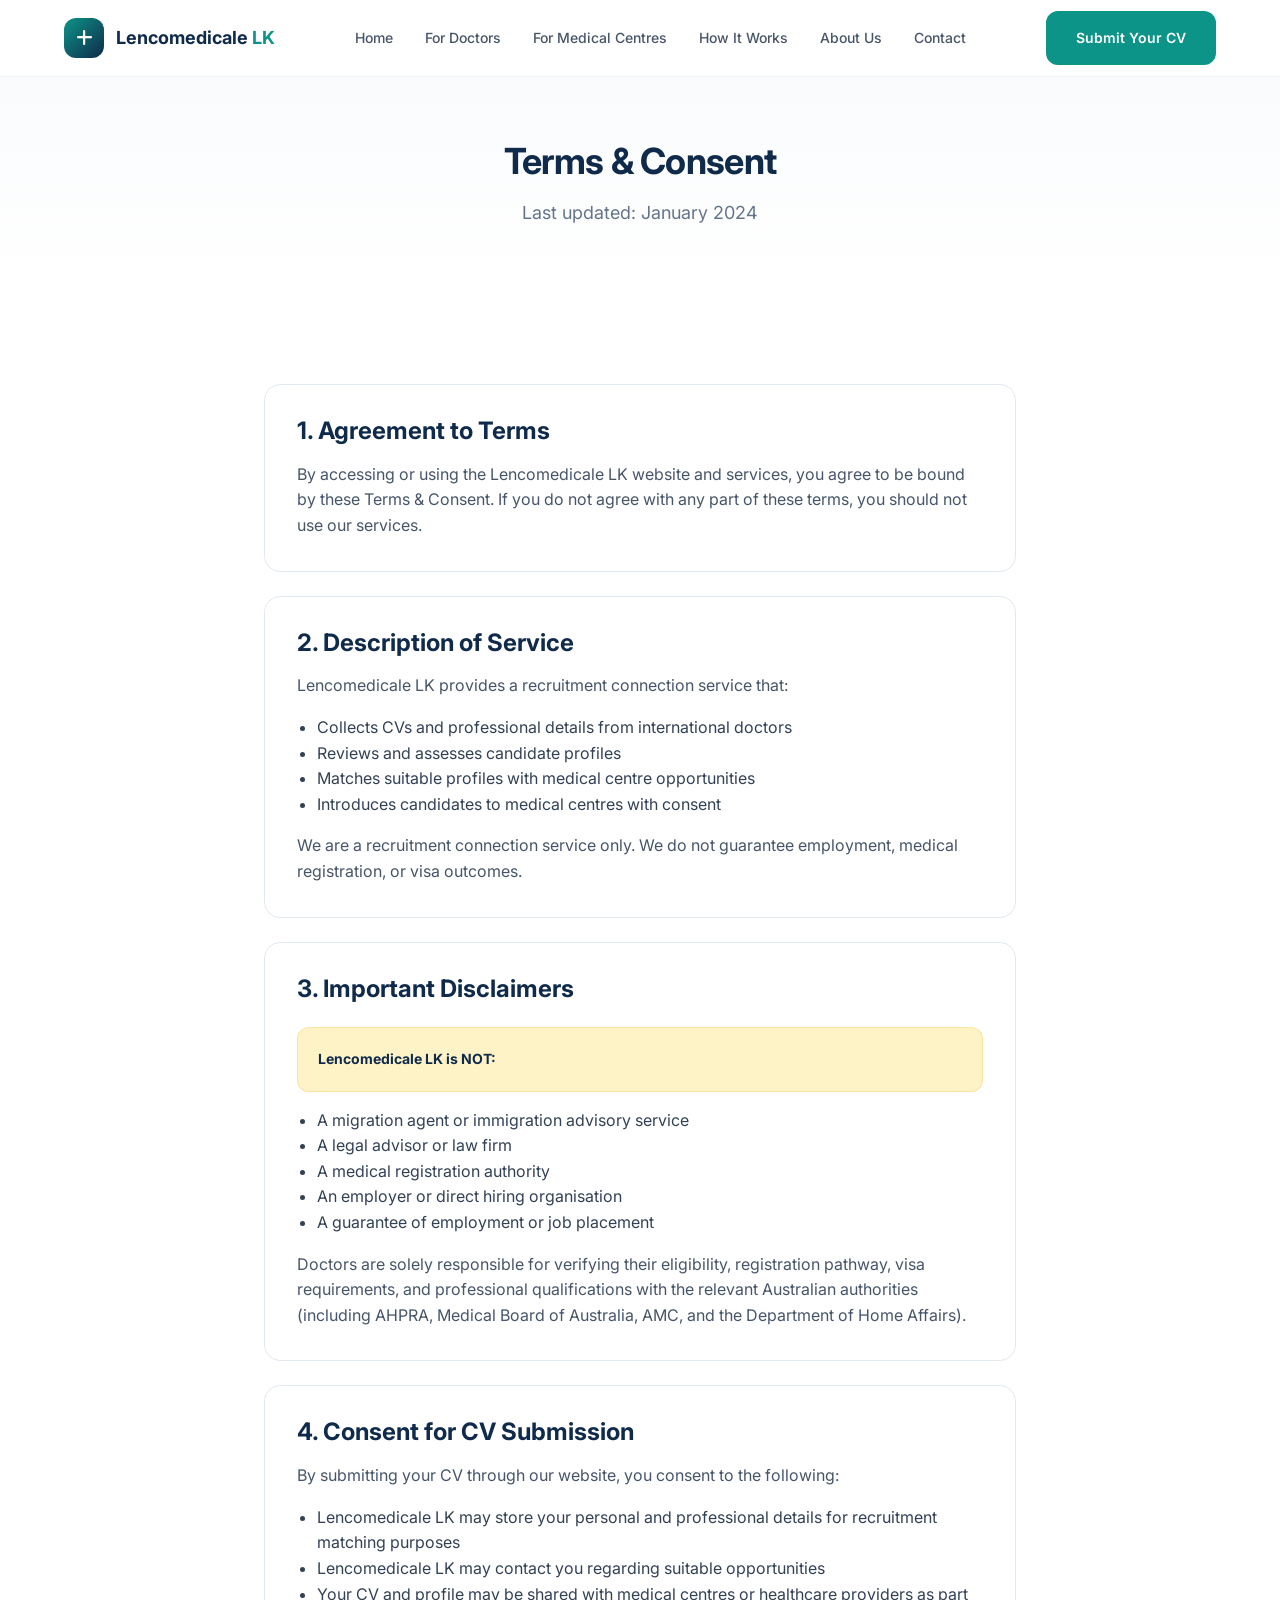
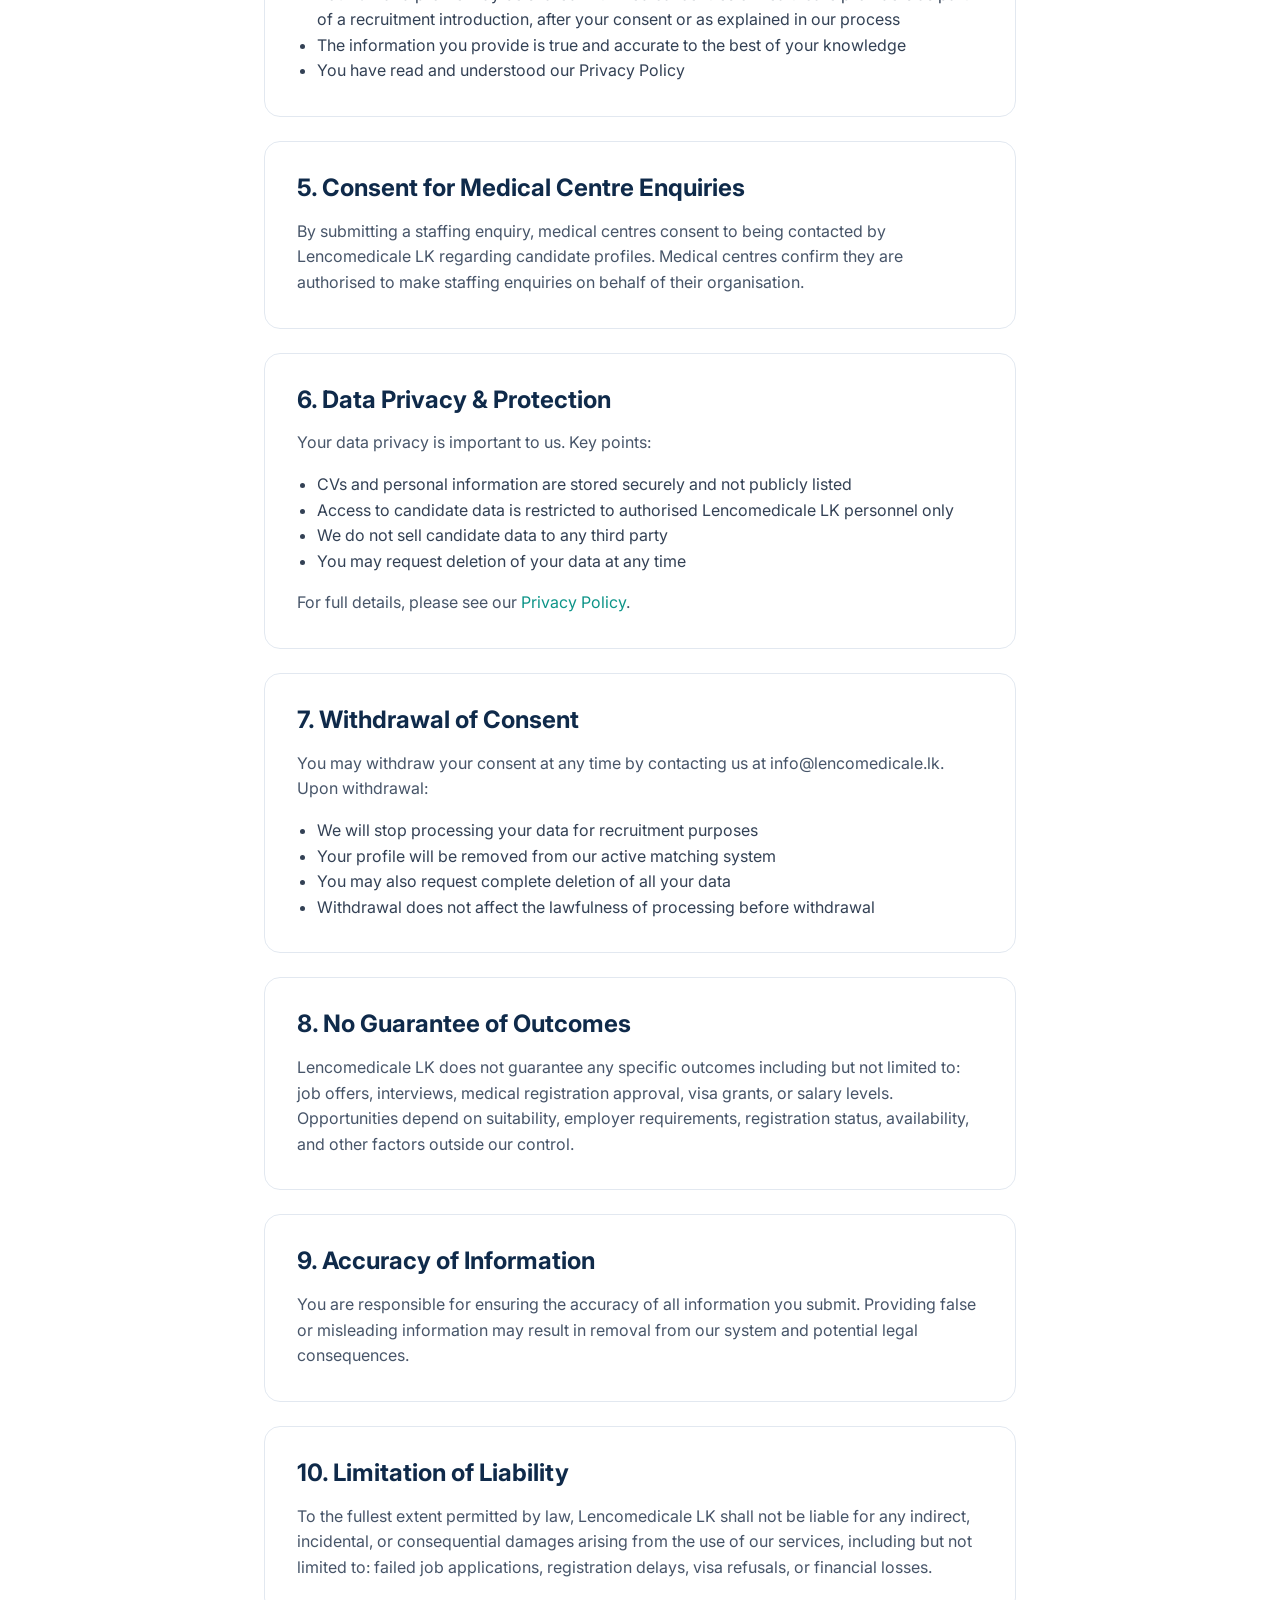
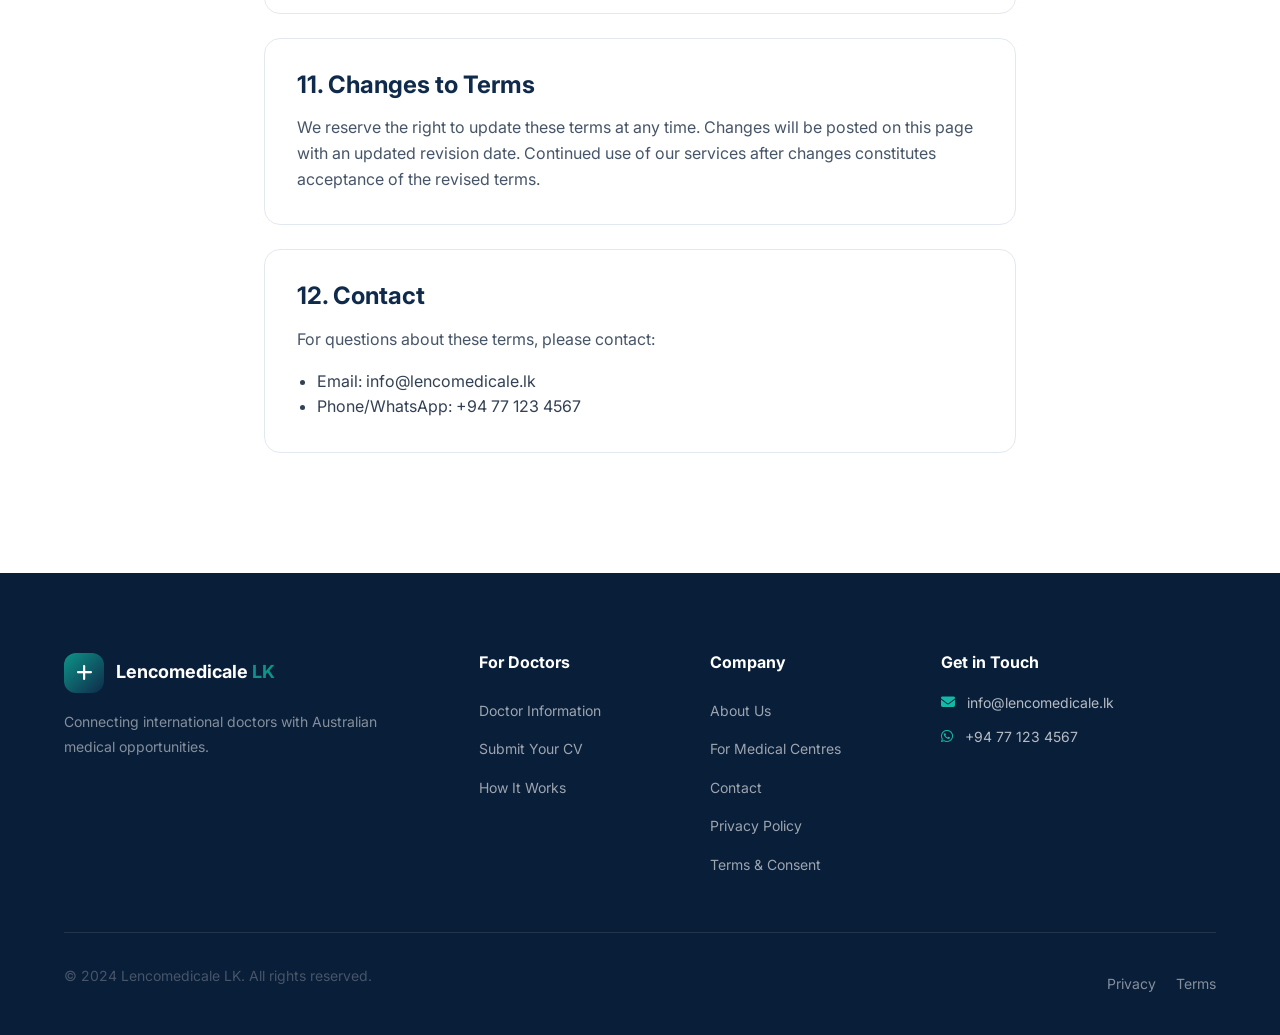
<file: pages/terms.html>
<!DOCTYPE html>
<html lang="en">
<head>
    <meta charset="UTF-8">
    <meta name="viewport" content="width=device-width, initial-scale=1.0">
    <title>Terms &amp; Consent | Lencomedicale LK</title>
    <meta name="description" content="Terms of use and consent information for Lencomedicale LK recruitment matching service.">
    <link rel="stylesheet" href="../css/styles.css">
    <link rel="preconnect" href="https://fonts.googleapis.com">
    <link rel="preconnect" href="https://fonts.gstatic.com" crossorigin>
    <link href="https://fonts.googleapis.com/css2?family=Inter:wght@300;400;500;600;700;800&display=swap" rel="stylesheet">
    <link rel="stylesheet" href="https://cdnjs.cloudflare.com/ajax/libs/font-awesome/6.5.0/css/all.min.css">
</head>
<body>
    <!-- Header -->
    <header class="header" id="header">
        <div class="container">
            <a href="../index.html" class="logo">
                <div class="logo-mark"><i class="fas fa-plus"></i></div>
                <div class="logo-text">Lencomedicale <span>LK</span></div>
            </a>
            <nav class="nav-links" id="navLinks">
                <a href="../index.html">Home</a>
                <a href="for-doctors.html">For Doctors</a>
                <a href="for-medical-centres.html">For Medical Centres</a>
                <a href="how-it-works.html">How It Works</a>
                <a href="about.html">About Us</a>
                <a href="contact.html">Contact</a>
            </nav>
            <div class="nav-actions">
                <a href="submit-cv.html" class="btn btn-primary">Submit Your CV</a>
            </div>
            <button class="mobile-toggle" id="mobileToggle" aria-label="Toggle menu">
                <span></span><span></span><span></span>
            </button>
        </div>
    </header>

    <!-- Page Header -->
    <section class="page-header">
        <div class="container">
            <h1>Terms &amp; Consent</h1>
            <p>Last updated: January 2024</p>
        </div>
    </section>

    <!-- Content -->
    <section class="section">
        <div class="container-sm">
            <div class="form-card" style="margin-bottom: var(--space-6);">
                <h3 style="margin-bottom: var(--space-4);">1. Agreement to Terms</h3>
                <p style="margin-bottom: 0;">By accessing or using the Lencomedicale LK website and services, you agree to be bound by these Terms &amp; Consent. If you do not agree with any part of these terms, you should not use our services.</p>
            </div>

            <div class="form-card" style="margin-bottom: var(--space-6);">
                <h3 style="margin-bottom: var(--space-4);">2. Description of Service</h3>
                <p>Lencomedicale LK provides a recruitment connection service that:</p>
                <ul style="padding-left: var(--space-5); list-style: disc; margin-bottom: var(--space-4);">
                    <li>Collects CVs and professional details from international doctors</li>
                    <li>Reviews and assesses candidate profiles</li>
                    <li>Matches suitable profiles with medical centre opportunities</li>
                    <li>Introduces candidates to medical centres with consent</li>
                </ul>
                <p style="margin-bottom: 0;">We are a recruitment connection service only. We do not guarantee employment, medical registration, or visa outcomes.</p>
            </div>

            <div class="form-card" style="margin-bottom: var(--space-6);">
                <h3 style="margin-bottom: var(--space-4);">3. Important Disclaimers</h3>
                <div class="notice notice-warning" style="margin-bottom: var(--space-4);">
                    <p style="margin-bottom: 0;"><strong>Lencomedicale LK is NOT:</strong></p>
                </div>
                <ul style="padding-left: var(--space-5); list-style: disc; margin-bottom: var(--space-4);">
                    <li>A migration agent or immigration advisory service</li>
                    <li>A legal advisor or law firm</li>
                    <li>A medical registration authority</li>
                    <li>An employer or direct hiring organisation</li>
                    <li>A guarantee of employment or job placement</li>
                </ul>
                <p style="margin-bottom: 0;">Doctors are solely responsible for verifying their eligibility, registration pathway, visa requirements, and professional qualifications with the relevant Australian authorities (including AHPRA, Medical Board of Australia, AMC, and the Department of Home Affairs).</p>
            </div>

            <div class="form-card" style="margin-bottom: var(--space-6);">
                <h3 style="margin-bottom: var(--space-4);">4. Consent for CV Submission</h3>
                <p>By submitting your CV through our website, you consent to the following:</p>
                <ul style="padding-left: var(--space-5); list-style: disc; margin-bottom: 0;">
                    <li>Lencomedicale LK may store your personal and professional details for recruitment matching purposes</li>
                    <li>Lencomedicale LK may contact you regarding suitable opportunities</li>
                    <li>Your CV and profile may be shared with medical centres or healthcare providers as part of a recruitment introduction, after your consent or as explained in our process</li>
                    <li>The information you provide is true and accurate to the best of your knowledge</li>
                    <li>You have read and understood our Privacy Policy</li>
                </ul>
            </div>

            <div class="form-card" style="margin-bottom: var(--space-6);">
                <h3 style="margin-bottom: var(--space-4);">5. Consent for Medical Centre Enquiries</h3>
                <p style="margin-bottom: 0;">By submitting a staffing enquiry, medical centres consent to being contacted by Lencomedicale LK regarding candidate profiles. Medical centres confirm they are authorised to make staffing enquiries on behalf of their organisation.</p>
            </div>

            <div class="form-card" style="margin-bottom: var(--space-6);">
                <h3 style="margin-bottom: var(--space-4);">6. Data Privacy &amp; Protection</h3>
                <p>Your data privacy is important to us. Key points:</p>
                <ul style="padding-left: var(--space-5); list-style: disc; margin-bottom: var(--space-4);">
                    <li>CVs and personal information are stored securely and not publicly listed</li>
                    <li>Access to candidate data is restricted to authorised Lencomedicale LK personnel only</li>
                    <li>We do not sell candidate data to any third party</li>
                    <li>You may request deletion of your data at any time</li>
                </ul>
                <p style="margin-bottom: 0;">For full details, please see our <a href="privacy-policy.html" style="color: var(--teal);">Privacy Policy</a>.</p>
            </div>

            <div class="form-card" style="margin-bottom: var(--space-6);">
                <h3 style="margin-bottom: var(--space-4);">7. Withdrawal of Consent</h3>
                <p>You may withdraw your consent at any time by contacting us at info@lencomedicale.lk. Upon withdrawal:</p>
                <ul style="padding-left: var(--space-5); list-style: disc; margin-bottom: 0;">
                    <li>We will stop processing your data for recruitment purposes</li>
                    <li>Your profile will be removed from our active matching system</li>
                    <li>You may also request complete deletion of all your data</li>
                    <li>Withdrawal does not affect the lawfulness of processing before withdrawal</li>
                </ul>
            </div>

            <div class="form-card" style="margin-bottom: var(--space-6);">
                <h3 style="margin-bottom: var(--space-4);">8. No Guarantee of Outcomes</h3>
                <p style="margin-bottom: 0;">Lencomedicale LK does not guarantee any specific outcomes including but not limited to: job offers, interviews, medical registration approval, visa grants, or salary levels. Opportunities depend on suitability, employer requirements, registration status, availability, and other factors outside our control.</p>
            </div>

            <div class="form-card" style="margin-bottom: var(--space-6);">
                <h3 style="margin-bottom: var(--space-4);">9. Accuracy of Information</h3>
                <p style="margin-bottom: 0;">You are responsible for ensuring the accuracy of all information you submit. Providing false or misleading information may result in removal from our system and potential legal consequences.</p>
            </div>

            <div class="form-card" style="margin-bottom: var(--space-6);">
                <h3 style="margin-bottom: var(--space-4);">10. Limitation of Liability</h3>
                <p style="margin-bottom: 0;">To the fullest extent permitted by law, Lencomedicale LK shall not be liable for any indirect, incidental, or consequential damages arising from the use of our services, including but not limited to: failed job applications, registration delays, visa refusals, or financial losses.</p>
            </div>

            <div class="form-card" style="margin-bottom: var(--space-6);">
                <h3 style="margin-bottom: var(--space-4);">11. Changes to Terms</h3>
                <p style="margin-bottom: 0;">We reserve the right to update these terms at any time. Changes will be posted on this page with an updated revision date. Continued use of our services after changes constitutes acceptance of the revised terms.</p>
            </div>

            <div class="form-card">
                <h3 style="margin-bottom: var(--space-4);">12. Contact</h3>
                <p>For questions about these terms, please contact:</p>
                <ul style="padding-left: var(--space-5); list-style: disc; margin-bottom: 0;">
                    <li>Email: info@lencomedicale.lk</li>
                    <li>Phone/WhatsApp: +94 77 123 4567</li>
                </ul>
            </div>
        </div>
    </section>

    <!-- Footer -->
    <footer class="footer">
        <div class="container">
            <div class="footer-grid">
                <div class="footer-brand">
                    <a href="../index.html" class="logo">
                        <div class="logo-mark"><i class="fas fa-plus"></i></div>
                        <div class="logo-text" style="color: var(--white);">Lencomedicale <span>LK</span></div>
                    </a>
                    <p>Connecting international doctors with Australian medical opportunities.</p>
                </div>
                <div class="footer-links">
                    <h4>For Doctors</h4>
                    <ul>
                        <li><a href="for-doctors.html">Doctor Information</a></li>
                        <li><a href="submit-cv.html">Submit Your CV</a></li>
                        <li><a href="how-it-works.html">How It Works</a></li>
                    </ul>
                </div>
                <div class="footer-links">
                    <h4>Company</h4>
                    <ul>
                        <li><a href="about.html">About Us</a></li>
                        <li><a href="for-medical-centres.html">For Medical Centres</a></li>
                        <li><a href="contact.html">Contact</a></li>
                        <li><a href="privacy-policy.html">Privacy Policy</a></li>
                        <li><a href="terms.html">Terms &amp; Consent</a></li>
                    </ul>
                </div>
                <div class="footer-contact">
                    <h4>Get in Touch</h4>
                    <ul>
                        <li><i class="fas fa-envelope"></i><span>info@lencomedicale.lk</span></li>
                        <li><i class="fab fa-whatsapp"></i><span>+94 77 123 4567</span></li>
                    </ul>
                </div>
            </div>
            <div class="footer-bottom">
                <p>&copy; 2024 Lencomedicale LK. All rights reserved.</p>
                <div>
                    <a href="privacy-policy.html" style="color: rgba(255,255,255,0.5); margin-right: var(--space-4);">Privacy</a>
                    <a href="terms.html" style="color: rgba(255,255,255,0.5);">Terms</a>
                </div>
            </div>
        </div>
    </footer>

    <script src="../js/main.js"></script>
</body>
</html>
</file>
<file: css/styles.css>
/* ===== Design System - Lencomedicale LK ===== */
/* Premium Australian Medical Recruitment Style */

:root {
    /* Primary Palette */
    --navy: #0F2A4A;
    --navy-light: #1A3D6B;
    --navy-dark: #091E38;
    --teal: #0D9488;
    --teal-light: #14B8A6;
    --teal-dark: #0A7A70;
    --blue-soft: #3B82F6;
    --blue-light: #60A5FA;
    --blue-pale: #EFF6FF;

    /* Neutrals */
    --white: #FFFFFF;
    --gray-50: #F8FAFC;
    --gray-100: #F1F5F9;
    --gray-200: #E2E8F0;
    --gray-300: #CBD5E1;
    --gray-400: #94A3B8;
    --gray-500: #64748B;
    --gray-600: #475569;
    --gray-700: #334155;
    --gray-800: #1E293B;
    --gray-900: #0F172A;

    /* Functional */
    --success: #10B981;
    --success-light: #D1FAE5;
    --warning: #F59E0B;
    --warning-light: #FEF3C7;
    --error: #EF4444;
    --error-light: #FEE2E2;
    --info: #3B82F6;
    --info-light: #DBEAFE;

    /* Typography */
    --font-primary: 'Inter', -apple-system, BlinkMacSystemFont, 'Segoe UI', Roboto, sans-serif;
    --font-display: 'Inter', -apple-system, BlinkMacSystemFont, 'Segoe UI', Roboto, sans-serif;

    /* Font Sizes */
    --text-xs: 0.75rem;
    --text-sm: 0.875rem;
    --text-base: 1rem;
    --text-lg: 1.125rem;
    --text-xl: 1.25rem;
    --text-2xl: 1.5rem;
    --text-3xl: 1.875rem;
    --text-4xl: 2.25rem;
    --text-5xl: 3rem;
    --text-6xl: 3.75rem;

    /* Spacing */
    --space-1: 0.25rem;
    --space-2: 0.5rem;
    --space-3: 0.75rem;
    --space-4: 1rem;
    --space-5: 1.25rem;
    --space-6: 1.5rem;
    --space-8: 2rem;
    --space-10: 2.5rem;
    --space-12: 3rem;
    --space-16: 4rem;
    --space-20: 5rem;
    --space-24: 6rem;
    --space-32: 8rem;

    /* Border Radius */
    --rounded-sm: 0.25rem;
    --rounded: 0.375rem;
    --rounded-md: 0.5rem;
    --rounded-lg: 0.75rem;
    --rounded-xl: 1rem;
    --rounded-2xl: 1.5rem;
    --rounded-full: 9999px;

    /* Shadows */
    --shadow-sm: 0 1px 2px 0 rgba(0, 0, 0, 0.05);
    --shadow: 0 1px 3px 0 rgba(0, 0, 0, 0.1), 0 1px 2px -1px rgba(0, 0, 0, 0.1);
    --shadow-md: 0 4px 6px -1px rgba(0, 0, 0, 0.1), 0 2px 4px -2px rgba(0, 0, 0, 0.1);
    --shadow-lg: 0 10px 15px -3px rgba(0, 0, 0, 0.1), 0 4px 6px -4px rgba(0, 0, 0, 0.1);
    --shadow-xl: 0 20px 25px -5px rgba(0, 0, 0, 0.1), 0 8px 10px -6px rgba(0, 0, 0, 0.1);

    /* Transitions */
    --transition: all 0.2s ease;
    --transition-slow: all 0.3s ease;
}

/* ===== Reset ===== */
*, *::before, *::after {
    margin: 0;
    padding: 0;
    box-sizing: border-box;
}

html {
    scroll-behavior: smooth;
    -webkit-font-smoothing: antialiased;
    -moz-osx-font-smoothing: grayscale;
}

body {
    font-family: var(--font-primary);
    font-size: var(--text-base);
    line-height: 1.6;
    color: var(--gray-700);
    background: var(--white);
    overflow-x: hidden;
}

img { max-width: 100%; height: auto; display: block; }
a { text-decoration: none; color: inherit; transition: var(--transition); }
ul, ol { list-style: none; }
button { cursor: pointer; font-family: inherit; }

/* ===== Layout ===== */
.container {
    max-width: 1200px;
    margin: 0 auto;
    padding: 0 var(--space-6);
}

.container-sm {
    max-width: 800px;
    margin: 0 auto;
    padding: 0 var(--space-6);
}

.container-lg {
    max-width: 1400px;
    margin: 0 auto;
    padding: 0 var(--space-6);
}

/* ===== Typography ===== */
h1, h2, h3, h4, h5, h6 {
    font-family: var(--font-display);
    font-weight: 700;
    line-height: 1.2;
    color: var(--navy);
}

h1 { font-size: var(--text-5xl); letter-spacing: -0.02em; }
h2 { font-size: var(--text-4xl); letter-spacing: -0.01em; }
h3 { font-size: var(--text-2xl); }
h4 { font-size: var(--text-xl); }
h5 { font-size: var(--text-lg); font-weight: 600; }

p { margin-bottom: var(--space-4); color: var(--gray-600); }
.lead { font-size: var(--text-lg); line-height: 1.7; color: var(--gray-600); }

/* ===== Buttons ===== */
.btn {
    display: inline-flex;
    align-items: center;
    justify-content: center;
    gap: var(--space-2);
    padding: 0.875rem 1.75rem;
    font-size: var(--text-sm);
    font-weight: 600;
    border-radius: var(--rounded-lg);
    border: 2px solid transparent;
    transition: var(--transition);
    white-space: nowrap;
    text-align: center;
}

.btn-lg {
    padding: 1rem 2.25rem;
    font-size: var(--text-base);
}

.btn-sm {
    padding: 0.5rem 1rem;
    font-size: var(--text-sm);
}

.btn-primary {
    background: var(--teal);
    color: var(--white);
    border-color: var(--teal);
}
.btn-primary:hover {
    background: var(--teal-dark);
    border-color: var(--teal-dark);
    transform: translateY(-1px);
    box-shadow: var(--shadow-md);
}

.btn-secondary {
    background: var(--navy);
    color: var(--white);
    border-color: var(--navy);
}
.btn-secondary:hover {
    background: var(--navy-light);
    border-color: var(--navy-light);
    transform: translateY(-1px);
    box-shadow: var(--shadow-md);
}

.btn-outline {
    background: transparent;
    color: var(--navy);
    border-color: var(--gray-300);
}
.btn-outline:hover {
    border-color: var(--teal);
    color: var(--teal);
    background: rgba(13, 148, 136, 0.04);
}

.btn-white {
    background: var(--white);
    color: var(--navy);
    border-color: var(--white);
}
.btn-white:hover {
    background: var(--gray-50);
    transform: translateY(-1px);
    box-shadow: var(--shadow-lg);
}

.btn-ghost {
    background: transparent;
    color: var(--teal);
    border-color: transparent;
    padding-left: 0;
    padding-right: 0;
}
.btn-ghost:hover {
    color: var(--teal-dark);
}

/* ===== Header ===== */
.header {
    position: fixed;
    top: 0; left: 0; right: 0;
    z-index: 1000;
    background: rgba(255, 255, 255, 0.97);
    backdrop-filter: blur(12px);
    border-bottom: 1px solid var(--gray-100);
    transition: var(--transition);
}

.header.scrolled {
    box-shadow: var(--shadow-md);
}

.header .container {
    display: flex;
    align-items: center;
    justify-content: space-between;
    height: 76px;
}

.logo {
    display: flex;
    align-items: center;
    gap: var(--space-3);
}

.logo-mark {
    width: 40px;
    height: 40px;
    background: linear-gradient(135deg, var(--teal), var(--navy));
    border-radius: var(--rounded-lg);
    display: flex;
    align-items: center;
    justify-content: center;
    color: var(--white);
    font-weight: 700;
    font-size: var(--text-lg);
}

.logo-text {
    font-size: var(--text-lg);
    font-weight: 700;
    color: var(--navy);
}

.logo-text span {
    color: var(--teal);
}

.nav-links {
    display: flex;
    align-items: center;
    gap: var(--space-8);
}

.nav-links a {
    font-size: var(--text-sm);
    font-weight: 500;
    color: var(--gray-600);
    position: relative;
}
.nav-links a:hover,
.nav-links a.active {
    color: var(--teal);
}

.nav-actions {
    display: flex;
    align-items: center;
    gap: var(--space-4);
}

.mobile-toggle {
    display: none;
    flex-direction: column;
    gap: 5px;
    background: none;
    border: none;
    padding: 4px;
}
.mobile-toggle span {
    width: 22px;
    height: 2px;
    background: var(--navy);
    border-radius: 2px;
    transition: var(--transition);
}

/* ===== Hero ===== */
.hero {
    padding: 140px 0 80px;
    background: linear-gradient(180deg, var(--gray-50) 0%, var(--white) 100%);
    position: relative;
    overflow: hidden;
}

.hero::before {
    content: '';
    position: absolute;
    top: -200px;
    right: -200px;
    width: 600px;
    height: 600px;
    border-radius: 50%;
    background: radial-gradient(circle, rgba(13, 148, 136, 0.06) 0%, transparent 70%);
    pointer-events: none;
}

.hero-grid {
    display: grid;
    grid-template-columns: 1fr 1fr;
    gap: var(--space-16);
    align-items: center;
}

.hero-badge {
    display: inline-flex;
    align-items: center;
    gap: var(--space-2);
    background: var(--teal);
    color: var(--white);
    padding: 0.375rem 1rem;
    border-radius: var(--rounded-full);
    font-size: var(--text-xs);
    font-weight: 600;
    text-transform: uppercase;
    letter-spacing: 0.5px;
    margin-bottom: var(--space-6);
}

.hero h1 {
    margin-bottom: var(--space-6);
    font-size: var(--text-5xl);
}

.hero .lead {
    margin-bottom: var(--space-8);
    max-width: 560px;
}

.hero-actions {
    display: flex;
    gap: var(--space-4);
    margin-bottom: var(--space-12);
}

.hero-stats {
    display: flex;
    gap: var(--space-12);
}

.hero-stat {
    text-align: left;
}
.hero-stat-number {
    font-size: var(--text-3xl);
    font-weight: 800;
    color: var(--navy);
}
.hero-stat-label {
    font-size: var(--text-sm);
    color: var(--gray-500);
    font-weight: 500;
}

.hero-visual {
    position: relative;
}
.hero-image-wrapper {
    background: linear-gradient(135deg, var(--navy) 0%, var(--navy-light) 100%);
    border-radius: var(--rounded-2xl);
    padding: var(--space-12);
    text-align: center;
    color: var(--white);
    min-height: 420px;
    display: flex;
    flex-direction: column;
    justify-content: center;
    align-items: center;
    gap: var(--space-6);
}
.hero-image-wrapper i {
    font-size: 5rem;
    opacity: 0.9;
}
.hero-image-wrapper h3 {
    color: var(--white);
    font-size: var(--text-2xl);
}
.hero-image-wrapper p {
    color: rgba(255,255,255,0.7);
    font-size: var(--text-base);
}

/* ===== Section ===== */
.section {
    padding: var(--space-24) 0;
}

.section-header {
    text-align: center;
    max-width: 680px;
    margin: 0 auto var(--space-16);
}

.section-header h2 {
    margin-bottom: var(--space-4);
}

.section-header p {
    font-size: var(--text-lg);
    color: var(--gray-500);
}

.section-badge {
    display: inline-block;
    background: rgba(13, 148, 136, 0.08);
    color: var(--teal);
    padding: 0.375rem 1rem;
    border-radius: var(--rounded-full);
    font-size: var(--text-sm);
    font-weight: 600;
    margin-bottom: var(--space-4);
}

.section-alt {
    background: var(--gray-50);
}

.section-navy {
    background: var(--navy);
    color: var(--white);
}
.section-navy h2, .section-navy h3 {
    color: var(--white);
}
.section-navy p {
    color: rgba(255,255,255,0.75);
}

/* ===== Cards ===== */
.card {
    background: var(--white);
    border: 1px solid var(--gray-200);
    border-radius: var(--rounded-xl);
    padding: var(--space-8);
    transition: var(--transition);
}
.card:hover {
    border-color: var(--teal);
    box-shadow: var(--shadow-lg);
    transform: translateY(-2px);
}

.card-icon {
    width: 56px;
    height: 56px;
    background: rgba(13, 148, 136, 0.08);
    border-radius: var(--rounded-lg);
    display: flex;
    align-items: center;
    justify-content: center;
    color: var(--teal);
    font-size: 1.5rem;
    margin-bottom: var(--space-5);
}

.card h3 {
    margin-bottom: var(--space-3);
    font-size: var(--text-xl);
}

.card p {
    color: var(--gray-500);
    font-size: var(--text-sm);
    line-height: 1.7;
}

/* Grid Layouts */
.grid-2 { display: grid; grid-template-columns: repeat(2, 1fr); gap: var(--space-8); }
.grid-3 { display: grid; grid-template-columns: repeat(3, 1fr); gap: var(--space-8); }
.grid-4 { display: grid; grid-template-columns: repeat(4, 1fr); gap: var(--space-6); }

/* ===== Steps / Process ===== */
.steps-grid {
    display: grid;
    grid-template-columns: repeat(4, 1fr);
    gap: var(--space-8);
    position: relative;
}

.step {
    text-align: center;
    position: relative;
}

.step-number {
    width: 60px;
    height: 60px;
    background: var(--teal);
    color: var(--white);
    border-radius: 50%;
    display: flex;
    align-items: center;
    justify-content: center;
    font-size: var(--text-xl);
    font-weight: 700;
    margin: 0 auto var(--space-5);
}

.step h4 {
    margin-bottom: var(--space-3);
}

.step p {
    font-size: var(--text-sm);
    color: var(--gray-500);
}

/* ===== Forms ===== */
.form-group {
    margin-bottom: var(--space-5);
}

.form-label {
    display: block;
    font-size: var(--text-sm);
    font-weight: 600;
    color: var(--gray-700);
    margin-bottom: var(--space-2);
}

.form-label .required {
    color: var(--error);
}

.form-input,
.form-select,
.form-textarea {
    width: 100%;
    padding: 0.75rem 1rem;
    font-size: var(--text-sm);
    font-family: var(--font-primary);
    border: 1.5px solid var(--gray-200);
    border-radius: var(--rounded-lg);
    background: var(--white);
    color: var(--gray-800);
    transition: var(--transition);
    outline: none;
}

.form-input:focus,
.form-select:focus,
.form-textarea:focus {
    border-color: var(--teal);
    box-shadow: 0 0 0 3px rgba(13, 148, 136, 0.1);
}

.form-input::placeholder,
.form-textarea::placeholder {
    color: var(--gray-400);
}

.form-textarea {
    min-height: 120px;
    resize: vertical;
}

.form-select {
    appearance: none;
    background-image: url("data:image/svg+xml,%3Csvg xmlns='http://www.w3.org/2000/svg' width='12' height='12' viewBox='0 0 12 12'%3E%3Cpath fill='%2364748B' d='M6 8L1 3h10z'/%3E%3C/svg%3E");
    background-repeat: no-repeat;
    background-position: right 1rem center;
    padding-right: 2.5rem;
}

.form-grid {
    display: grid;
    grid-template-columns: 1fr 1fr;
    gap: var(--space-5);
}

.form-check {
    display: flex;
    align-items: flex-start;
    gap: var(--space-3);
    margin-bottom: var(--space-4);
}

.form-check input[type="checkbox"] {
    width: 18px;
    height: 18px;
    margin-top: 2px;
    accent-color: var(--teal);
    flex-shrink: 0;
}

.form-check label {
    font-size: var(--text-sm);
    color: var(--gray-600);
    line-height: 1.5;
}

.form-file {
    position: relative;
}

.form-file input[type="file"] {
    width: 100%;
    padding: 0.75rem 1rem;
    font-size: var(--text-sm);
    border: 1.5px dashed var(--gray-300);
    border-radius: var(--rounded-lg);
    background: var(--gray-50);
    cursor: pointer;
}

.form-file input[type="file"]:hover {
    border-color: var(--teal);
}

.form-section-title {
    font-size: var(--text-lg);
    font-weight: 700;
    color: var(--navy);
    margin-bottom: var(--space-5);
    padding-bottom: var(--space-3);
    border-bottom: 2px solid var(--gray-100);
}

.form-card {
    background: var(--white);
    border: 1px solid var(--gray-200);
    border-radius: var(--rounded-xl);
    padding: var(--space-8);
    margin-bottom: var(--space-6);
}

/* ===== Disclaimer / Notice ===== */
.notice {
    background: var(--info-light);
    border: 1px solid rgba(59, 130, 246, 0.2);
    border-radius: var(--rounded-lg);
    padding: var(--space-5);
    margin: var(--space-6) 0;
}

.notice-warning {
    background: var(--warning-light);
    border-color: rgba(245, 158, 11, 0.2);
}

.notice p {
    font-size: var(--text-sm);
    color: var(--gray-700);
    margin-bottom: 0;
}

.notice strong {
    color: var(--navy);
}

/* ===== Page Header ===== */
.page-header {
    padding: 140px 0 60px;
    background: linear-gradient(180deg, var(--gray-50) 0%, var(--white) 100%);
    text-align: center;
}

.page-header h1 {
    margin-bottom: var(--space-4);
    font-size: var(--text-4xl);
}

.page-header p {
    font-size: var(--text-lg);
    color: var(--gray-500);
    max-width: 640px;
    margin: 0 auto;
}

/* ===== CTA Banner ===== */
.cta-banner {
    background: linear-gradient(135deg, var(--navy) 0%, var(--navy-light) 100%);
    border-radius: var(--rounded-2xl);
    padding: var(--space-16);
    text-align: center;
    color: var(--white);
}
.cta-banner h2 {
    color: var(--white);
    margin-bottom: var(--space-4);
}
.cta-banner p {
    color: rgba(255,255,255,0.8);
    font-size: var(--text-lg);
    margin-bottom: var(--space-8);
    max-width: 600px;
    margin-left: auto;
    margin-right: auto;
}
.cta-banner .cta-actions {
    display: flex;
    justify-content: center;
    gap: var(--space-4);
    flex-wrap: wrap;
}

/* ===== Footer ===== */
.footer {
    background: var(--navy-dark);
    color: rgba(255,255,255,0.7);
    padding: var(--space-20) 0 var(--space-8);
}

.footer-grid {
    display: grid;
    grid-template-columns: 2fr 1fr 1fr 1.5fr;
    gap: var(--space-12);
    margin-bottom: var(--space-12);
}

.footer-brand p {
    font-size: var(--text-sm);
    line-height: 1.8;
    margin-top: var(--space-4);
    color: rgba(255,255,255,0.5);
}

.footer h4 {
    color: var(--white);
    font-size: var(--text-base);
    margin-bottom: var(--space-5);
}

.footer-links a {
    display: block;
    font-size: var(--text-sm);
    color: rgba(255,255,255,0.6);
    padding: var(--space-2) 0;
}
.footer-links a:hover {
    color: var(--teal-light);
}

.footer-contact li {
    display: flex;
    align-items: flex-start;
    gap: var(--space-3);
    font-size: var(--text-sm);
    margin-bottom: var(--space-3);
}
.footer-contact li i {
    color: var(--teal-light);
    margin-top: 3px;
}

.footer-bottom {
    display: flex;
    justify-content: space-between;
    align-items: center;
    padding-top: var(--space-8);
    border-top: 1px solid rgba(255,255,255,0.1);
    font-size: var(--text-sm);
}

.footer-social {
    display: flex;
    gap: var(--space-4);
}
.footer-social a {
    width: 36px;
    height: 36px;
    background: rgba(255,255,255,0.1);
    border-radius: var(--rounded-lg);
    display: flex;
    align-items: center;
    justify-content: center;
    color: rgba(255,255,255,0.6);
    transition: var(--transition);
}
.footer-social a:hover {
    background: var(--teal);
    color: var(--white);
}

/* ===== Success Message ===== */
.success-message {
    display: none;
    text-align: center;
    padding: var(--space-12);
}
.success-message.show {
    display: block;
}
.success-message i {
    font-size: 4rem;
    color: var(--success);
    margin-bottom: var(--space-5);
}
.success-message h3 {
    margin-bottom: var(--space-3);
}
.success-message p {
    color: var(--gray-500);
}

/* ===== Utilities ===== */
.text-center { text-align: center; }
.text-left { text-align: left; }
.text-teal { color: var(--teal); }
.text-navy { color: var(--navy); }
.text-white { color: var(--white); }
.mt-4 { margin-top: var(--space-4); }
.mt-8 { margin-top: var(--space-8); }
.mb-4 { margin-bottom: var(--space-4); }
.mb-8 { margin-bottom: var(--space-8); }
.hidden { display: none; }

/* ===== Animations ===== */
@keyframes fadeInUp {
    from { opacity: 0; transform: translateY(20px); }
    to { opacity: 1; transform: translateY(0); }
}
.animate-in {
    animation: fadeInUp 0.5s ease forwards;
}

/* ===== Responsive ===== */
@media (max-width: 1024px) {
    .hero-grid { grid-template-columns: 1fr; text-align: center; }
    .hero .lead { margin-left: auto; margin-right: auto; }
    .hero-actions { justify-content: center; }
    .hero-stats { justify-content: center; }
    .hero-visual { display: none; }
    .grid-3 { grid-template-columns: repeat(2, 1fr); }
    .grid-4 { grid-template-columns: repeat(2, 1fr); }
    .steps-grid { grid-template-columns: repeat(2, 1fr); }
    .footer-grid { grid-template-columns: 1fr 1fr; }
}

@media (max-width: 768px) {
    h1 { font-size: var(--text-4xl); }
    h2 { font-size: var(--text-3xl); }

    .nav-links, .nav-actions { display: none; }
    .mobile-toggle { display: flex; }

    .nav-links.active {
        display: flex;
        flex-direction: column;
        position: absolute;
        top: 76px; left: 0; right: 0;
        background: var(--white);
        padding: var(--space-6);
        border-bottom: 1px solid var(--gray-100);
        box-shadow: var(--shadow-lg);
        gap: var(--space-4);
    }

    .hero { padding: 120px 0 60px; }
    .hero h1 { font-size: var(--text-4xl); }
    .hero-actions { flex-direction: column; align-items: center; }
    .hero-stats { flex-direction: column; gap: var(--space-4); text-align: center; }

    .section { padding: var(--space-16) 0; }
    .grid-2, .grid-3, .grid-4 { grid-template-columns: 1fr; }
    .steps-grid { grid-template-columns: 1fr; }
    .form-grid { grid-template-columns: 1fr; }
    .form-group.full-width { grid-column: 1; }

    .footer-grid { grid-template-columns: 1fr; }
    .footer-bottom { flex-direction: column; gap: var(--space-4); text-align: center; }

    .cta-banner { padding: var(--space-10); }
    .cta-banner .cta-actions { flex-direction: column; align-items: center; }
}

@media (max-width: 480px) {
    .container { padding: 0 var(--space-4); }
    h1 { font-size: var(--text-3xl); }
    .section { padding: var(--space-12) 0; }
}

/* ===== Scrollbar ===== */
::-webkit-scrollbar { width: 8px; }
::-webkit-scrollbar-track { background: var(--gray-100); }
::-webkit-scrollbar-thumb { background: var(--gray-300); border-radius: var(--rounded-full); }
::-webkit-scrollbar-thumb:hover { background: var(--teal); }
</file>
